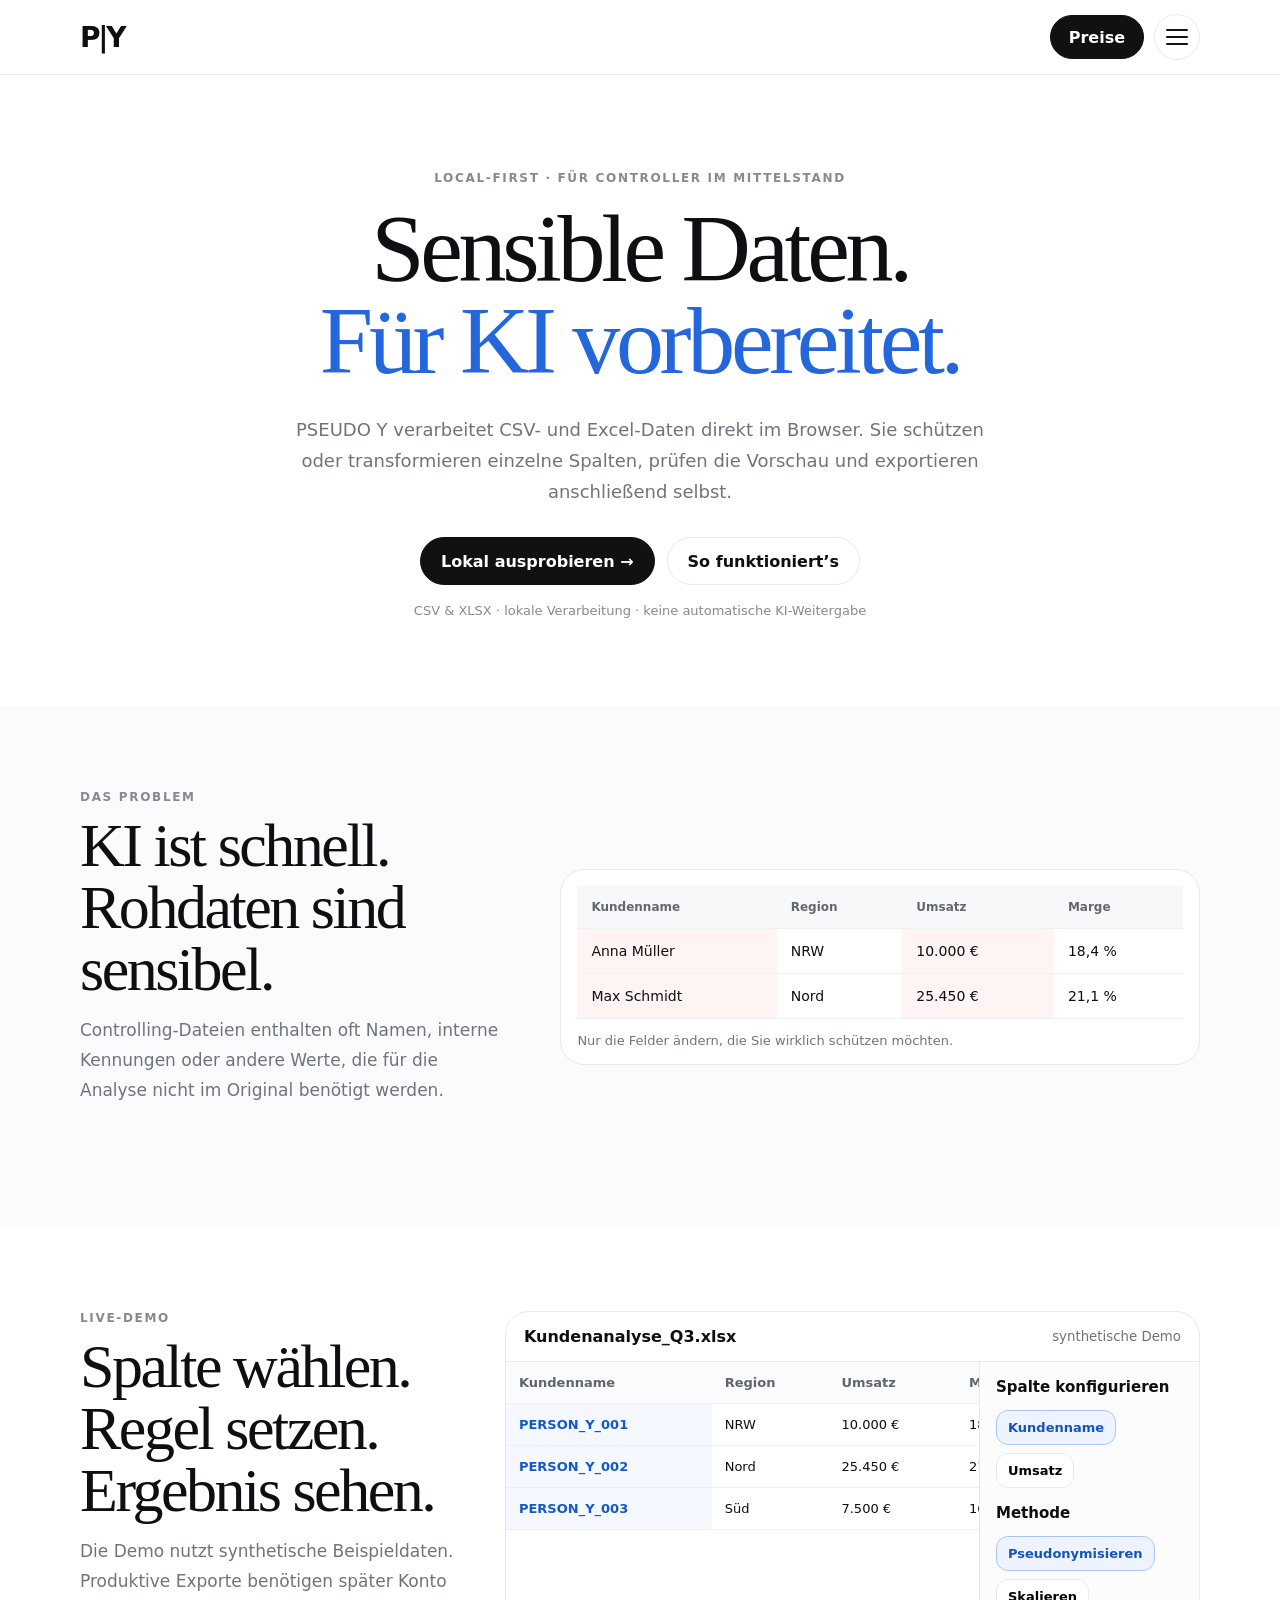
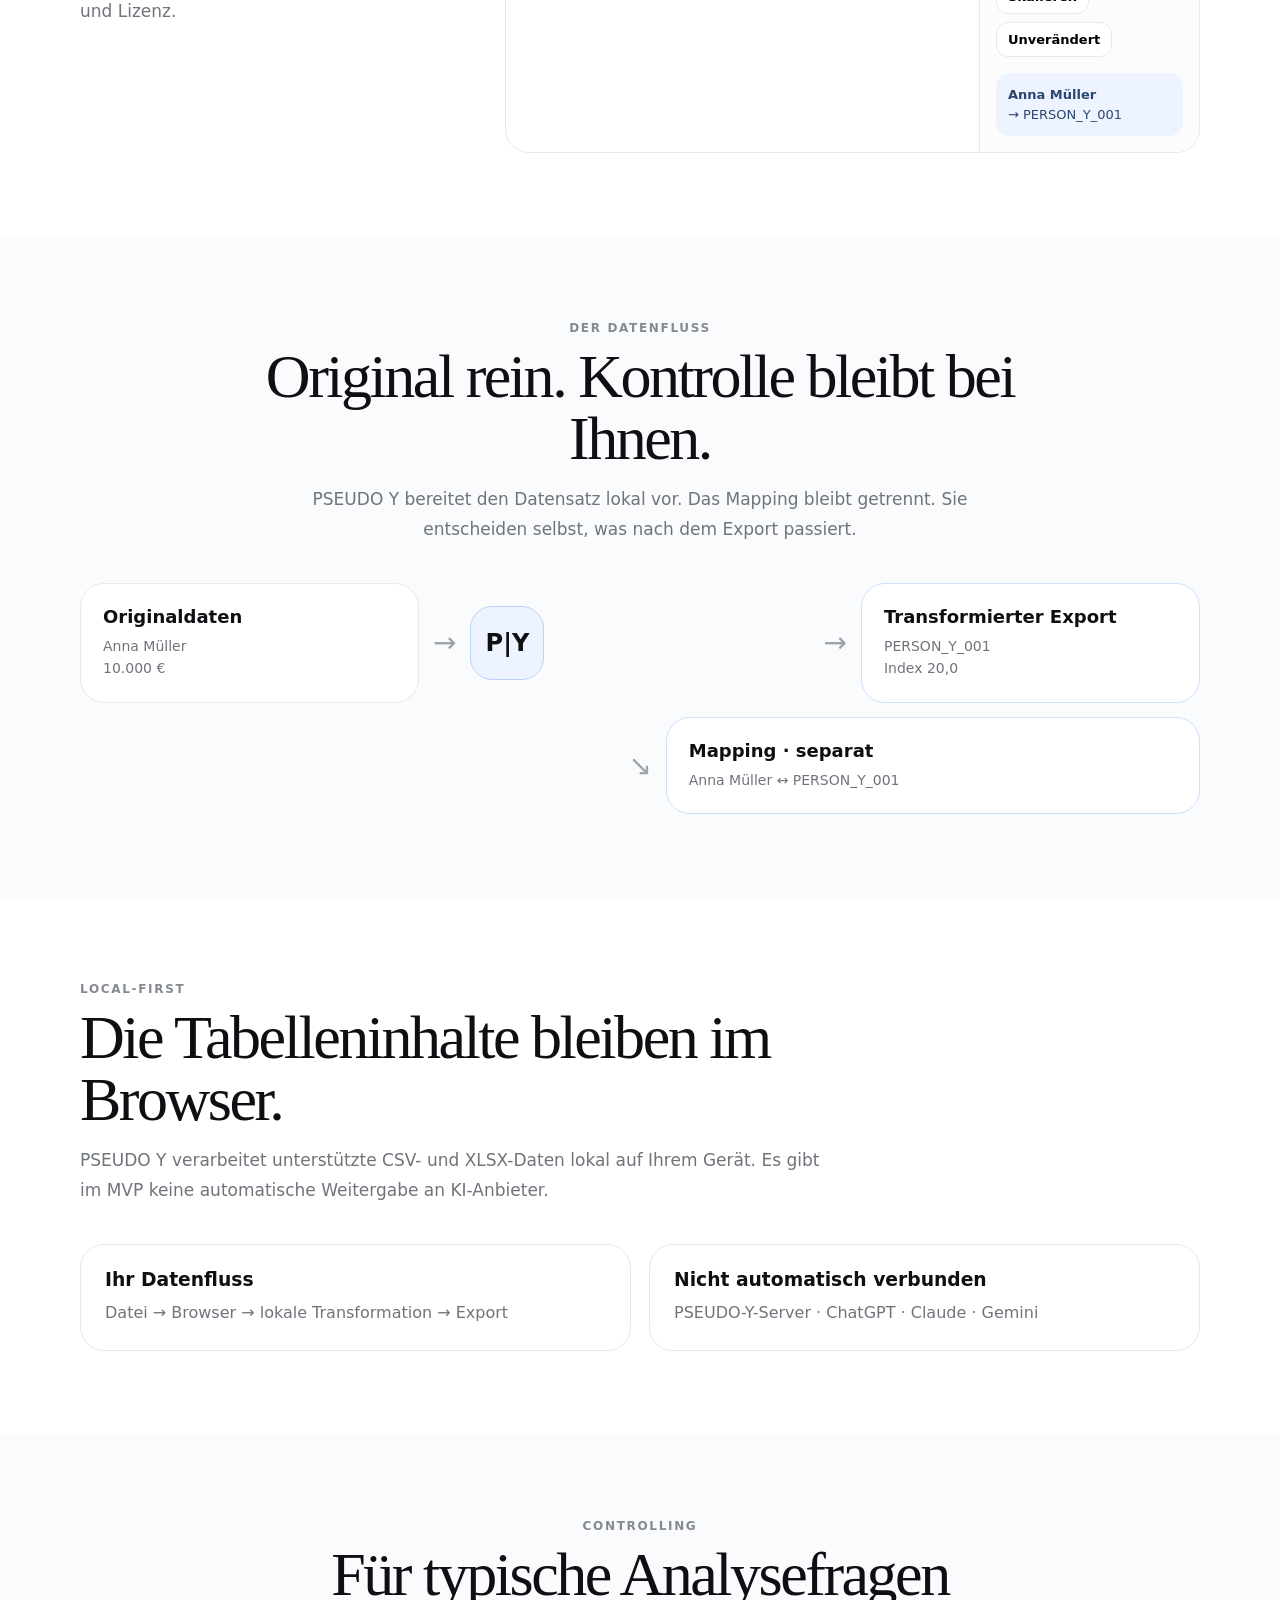
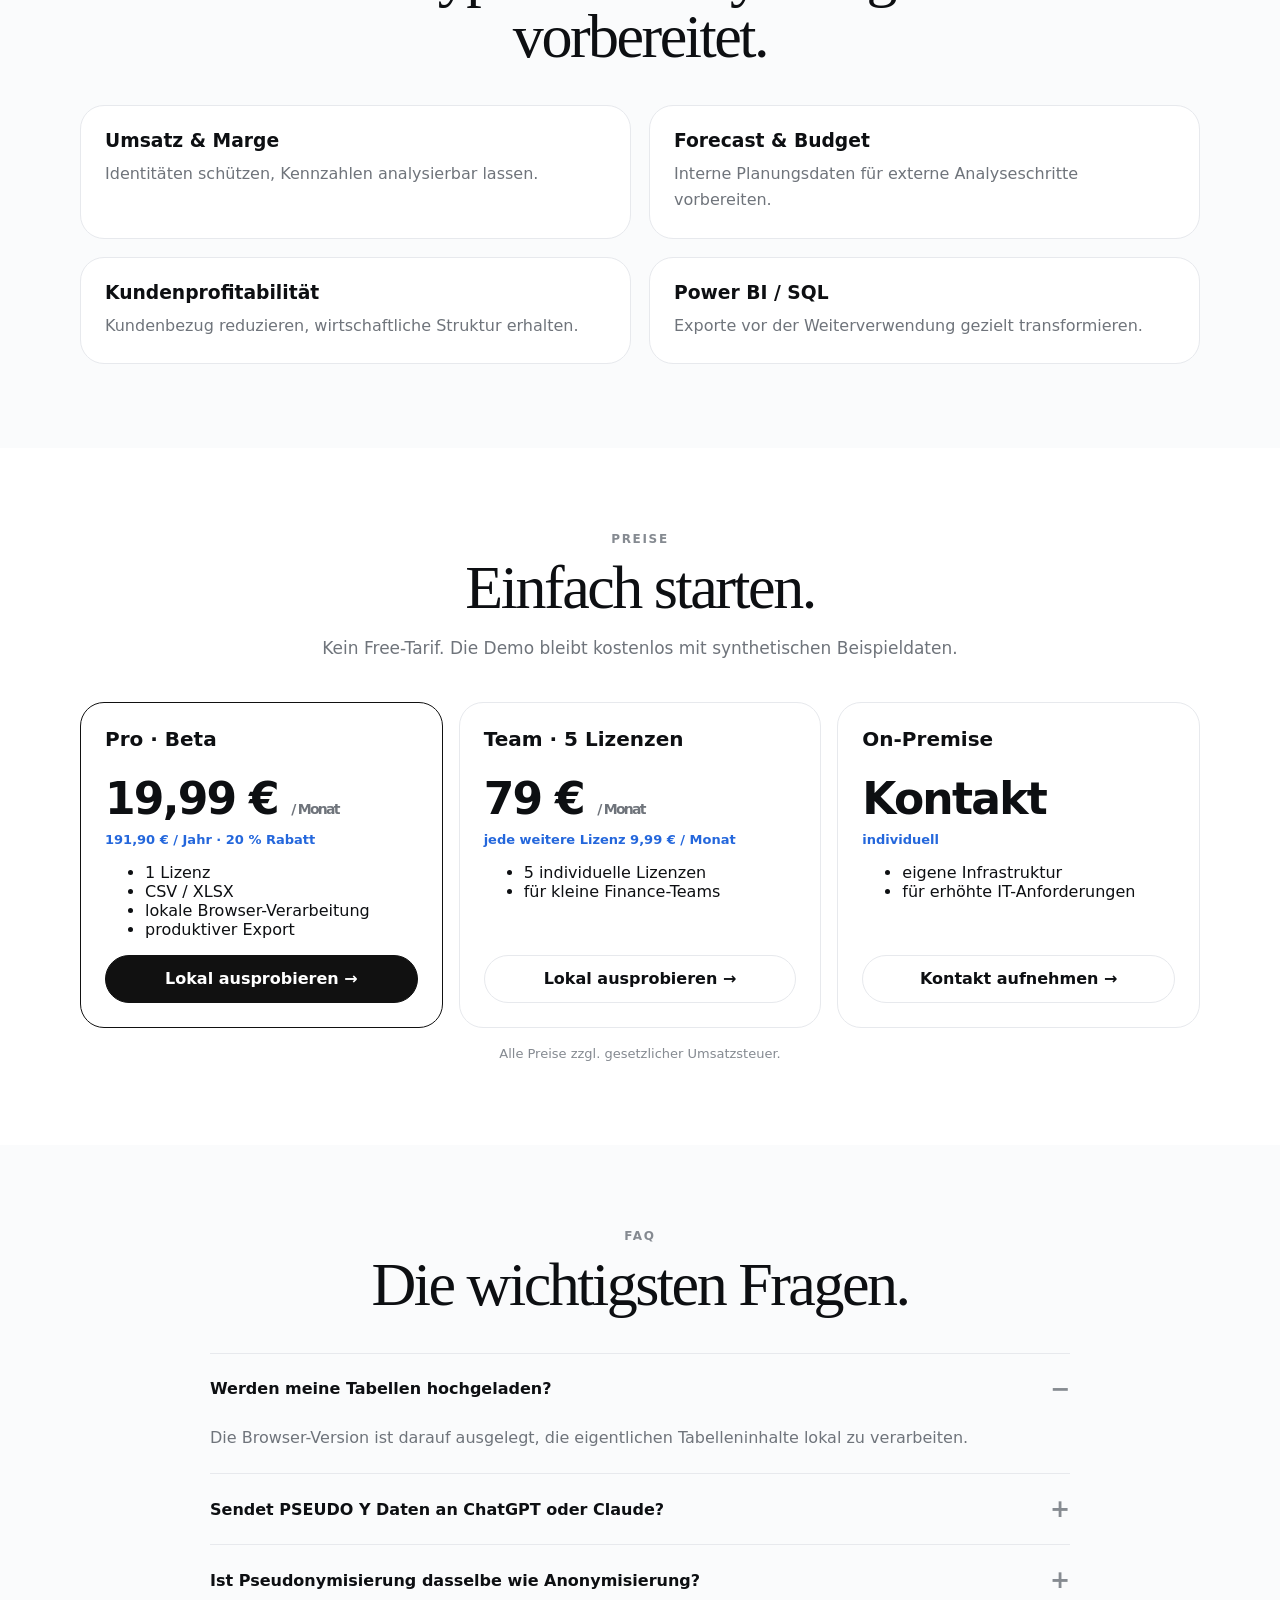
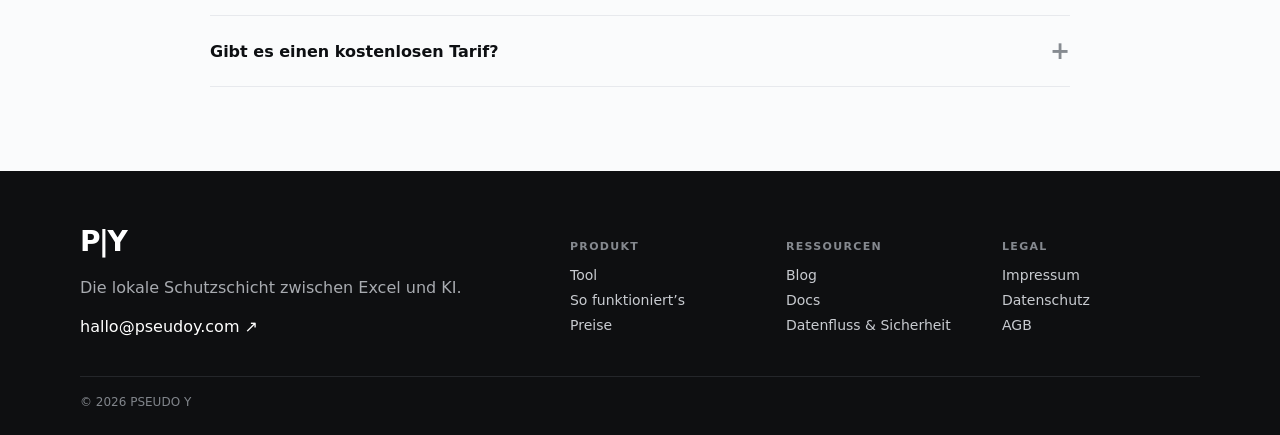
<file: index.html>
<!doctype html>
<html lang="de">
<head>
  <meta charset="utf-8">
  <meta name="viewport" content="width=device-width, initial-scale=1">
  <meta name="description" content="PSEUDO Y bereitet CSV- und Excel-Daten lokal im Browser für kontrollierte Weiterverwendung vor.">
  <meta name="theme-color" content="#ffffff">
  <title>PSEUDO Y – Die lokale Schutzschicht zwischen Excel und KI</title>
  <link rel="stylesheet" href="css/mvp.css?v=1">
</head>
<body>
<a class="skip" href="#main">Zum Inhalt springen</a>

<header class="header">
  <div class="wrap nav">
    <a class="brand" href="#top" aria-label="PSEUDO Y Startseite">P|Y</a>
    <div class="nav-actions">
      <a class="btn small primary" href="#preise">Preise</a>
      <button class="menu-btn" id="menuBtn" type="button" aria-label="Menü öffnen" aria-expanded="false"><span class="menu-icon"></span></button>
    </div>
    <nav class="menu" id="menu" aria-label="Hauptnavigation">
      <a href="#demo">Tool</a><a href="#prozess">So funktioniert’s</a><a href="#usecases">Use Cases</a><a href="#preise">Preise</a><a href="#faq">FAQ</a><a href="security.html">Datenfluss & Sicherheit</a><a href="blog.html">Blog</a><a href="docs.html">Docs</a>
    </nav>
  </div>
</header>

<main id="main">
  <section class="hero" id="top">
    <div class="wrap">
      <div class="eyebrow">Local-first · für Controller im Mittelstand</div>
      <h1>Sensible Daten.<span>Für KI vorbereitet.</span></h1>
      <p>PSEUDO Y verarbeitet CSV- und Excel-Daten direkt im Browser. Sie schützen oder transformieren einzelne Spalten, prüfen die Vorschau und exportieren anschließend selbst.</p>
      <div class="hero-actions"><a class="btn primary" href="#demo">Lokal ausprobieren →</a><a class="btn" href="#prozess">So funktioniert’s</a></div>
      <div class="trust">CSV & XLSX · lokale Verarbeitung · keine automatische KI-Weitergabe</div>
    </div>
  </section>

  <section class="section alt" id="problem">
    <div class="wrap problem-grid">
      <div class="section-head">
        <div class="eyebrow">Das Problem</div>
        <h2>KI ist schnell. Rohdaten sind sensibel.</h2>
        <p class="lead">Controlling-Dateien enthalten oft Namen, interne Kennungen oder andere Werte, die für die Analyse nicht im Original benötigt werden.</p>
      </div>
      <div class="table-card">
        <table class="mini-table">
          <thead><tr><th>Kundenname</th><th>Region</th><th>Umsatz</th><th>Marge</th></tr></thead>
          <tbody><tr><td class="mark">Anna Müller</td><td>NRW</td><td class="mark">10.000 €</td><td>18,4 %</td></tr><tr><td class="mark">Max Schmidt</td><td>Nord</td><td class="mark">25.450 €</td><td>21,1 %</td></tr></tbody>
        </table>
        <div class="note">Nur die Felder ändern, die Sie wirklich schützen möchten.</div>
      </div>
    </div>
  </section>

  <section class="section" id="demo">
    <div class="wrap demo-grid">
      <div class="section-head">
        <div class="eyebrow">Live-Demo</div>
        <h2>Spalte wählen. Regel setzen. Ergebnis sehen.</h2>
        <p class="lead">Die Demo nutzt synthetische Beispieldaten. Produktive Exporte benötigen später Konto und Lizenz.</p>
      </div>
      <div class="demo-card">
        <div class="demo-top"><strong>Kundenanalyse_Q3.xlsx</strong><small>synthetische Demo</small></div>
        <div class="demo-body">
          <div class="demo-table-wrap"><table class="demo-table"><thead><tr><th>Kundenname</th><th>Region</th><th>Umsatz</th><th>Marge</th></tr></thead><tbody id="demoBody"></tbody></table></div>
          <aside class="demo-panel">
            <h3>Spalte konfigurieren</h3>
            <div class="choice-row"><button class="choice active" data-column="name">Kundenname</button><button class="choice" data-column="revenue">Umsatz</button></div>
            <h3>Methode</h3>
            <div class="choice-row"><button class="choice active" data-method="pseudo">Pseudonymisieren</button><button class="choice" data-method="scale">Skalieren</button><button class="choice" data-method="keep">Unverändert</button></div>
            <div class="preview" id="preview"></div>
          </aside>
        </div>
      </div>
    </div>
  </section>

  <section class="section alt" id="prozess">
    <div class="wrap">
      <div class="section-head center"><div class="eyebrow">Der Datenfluss</div><h2>Original rein. Kontrolle bleibt bei Ihnen.</h2><p class="lead">PSEUDO Y bereitet den Datensatz lokal vor. Das Mapping bleibt getrennt. Sie entscheiden selbst, was nach dem Export passiert.</p></div>
      <div class="flow">
        <article class="flow-card"><h3>Originaldaten</h3><p>Anna Müller<br>10.000 €</p></article>
        <div class="flow-arrow">→</div>
        <div class="flow-node">P|Y</div>
        <div class="flow-arrow">→</div>
        <article class="flow-card mapping"><h3>Transformierter Export</h3><p>PERSON_Y_001<br>Index 20,0</p></article>
      </div>
      <div class="flow" style="margin-top:14px;grid-template-columns:1fr auto 1fr">
        <div></div><div class="flow-arrow">↘</div><article class="flow-card mapping"><h3>Mapping · separat</h3><p>Anna Müller ↔ PERSON_Y_001</p></article>
      </div>
    </div>
  </section>

  <section class="section" id="local-first">
    <div class="wrap">
      <div class="section-head"><div class="eyebrow">Local-first</div><h2>Die Tabelleninhalte bleiben im Browser.</h2><p class="lead">PSEUDO Y verarbeitet unterstützte CSV- und XLSX-Daten lokal auf Ihrem Gerät. Es gibt im MVP keine automatische Weitergabe an KI-Anbieter.</p></div>
      <div class="local-grid"><article class="local-card"><h3>Ihr Datenfluss</h3><p>Datei → Browser → lokale Transformation → Export</p></article><article class="local-card"><h3>Nicht automatisch verbunden</h3><p>PSEUDO-Y-Server · ChatGPT · Claude · Gemini</p></article></div>
    </div>
  </section>

  <section class="section alt" id="usecases">
    <div class="wrap"><div class="section-head center"><div class="eyebrow">Controlling</div><h2>Für typische Analysefragen vorbereitet.</h2></div><div class="local-grid"><article class="local-card"><h3>Umsatz & Marge</h3><p>Identitäten schützen, Kennzahlen analysierbar lassen.</p></article><article class="local-card"><h3>Forecast & Budget</h3><p>Interne Planungsdaten für externe Analyseschritte vorbereiten.</p></article><article class="local-card"><h3>Kundenprofitabilität</h3><p>Kundenbezug reduzieren, wirtschaftliche Struktur erhalten.</p></article><article class="local-card"><h3>Power BI / SQL</h3><p>Exporte vor der Weiterverwendung gezielt transformieren.</p></article></div></div>
  </section>

  <section class="section" id="preise">
    <div class="wrap"><div class="section-head center"><div class="eyebrow">Preise</div><h2>Einfach starten.</h2><p class="lead">Kein Free-Tarif. Die Demo bleibt kostenlos mit synthetischen Beispieldaten.</p></div>
      <div class="pricing">
        <article class="price-card featured"><h3>Pro · Beta</h3><div class="price">19,99 € <small>/ Monat</small></div><div class="price-note">191,90 € / Jahr · 20 % Rabatt</div><ul><li>1 Lizenz</li><li>CSV / XLSX</li><li>lokale Browser-Verarbeitung</li><li>produktiver Export</li></ul><a class="btn primary" href="#demo">Lokal ausprobieren →</a></article>
        <article class="price-card"><h3>Team · 5 Lizenzen</h3><div class="price">79 € <small>/ Monat</small></div><div class="price-note">jede weitere Lizenz 9,99 € / Monat</div><ul><li>5 individuelle Lizenzen</li><li>für kleine Finance-Teams</li></ul><a class="btn" href="#demo">Lokal ausprobieren →</a></article>
        <article class="price-card"><h3>On-Premise</h3><div class="price">Kontakt</div><div class="price-note">individuell</div><ul><li>eigene Infrastruktur</li><li>für erhöhte IT-Anforderungen</li></ul><a class="btn" href="mailto:hallo@pseudoy.com">Kontakt aufnehmen →</a></article>
      </div>
      <div class="trust" style="text-align:center">Alle Preise zzgl. gesetzlicher Umsatzsteuer.</div>
    </div>
  </section>

  <section class="section alt" id="faq"><div class="wrap faq"><div class="section-head center"><div class="eyebrow">FAQ</div><h2>Die wichtigsten Fragen.</h2></div>
    <details open><summary>Werden meine Tabellen hochgeladen?</summary><div class="answer">Die Browser-Version ist darauf ausgelegt, die eigentlichen Tabelleninhalte lokal zu verarbeiten.</div></details>
    <details><summary>Sendet PSEUDO Y Daten an ChatGPT oder Claude?</summary><div class="answer">Nein. Im MVP gibt es keine automatische Weitergabe an KI-Anbieter.</div></details>
    <details><summary>Ist Pseudonymisierung dasselbe wie Anonymisierung?</summary><div class="answer">Nein. Pseudonymisierte Daten können weiterhin personenbezogene Daten sein.</div></details>
    <details><summary>Gibt es einen kostenlosen Tarif?</summary><div class="answer">Nein. Es gibt eine kostenlose Demo mit synthetischen Beispieldaten.</div></details>
  </div></section>
</main>

<footer class="footer"><div class="wrap"><div class="footer-grid"><div><div class="footer-brand">P|Y</div><p>Die lokale Schutzschicht zwischen Excel und KI.</p><a href="mailto:hallo@pseudoy.com">hallo@pseudoy.com ↗</a></div><div class="footer-links"><div><h4>Produkt</h4><a href="#demo">Tool</a><a href="#prozess">So funktioniert’s</a><a href="#preise">Preise</a></div><div><h4>Ressourcen</h4><a href="blog.html">Blog</a><a href="docs.html">Docs</a><a href="security.html">Datenfluss & Sicherheit</a></div><div><h4>Legal</h4><a href="#">Impressum</a><a href="#">Datenschutz</a><a href="#">AGB</a></div></div></div><div class="footer-bottom">© 2026 PSEUDO Y</div></div></footer>

<script src="js/mvp.js?v=1" defer></script>
</body>
</html>
</file>
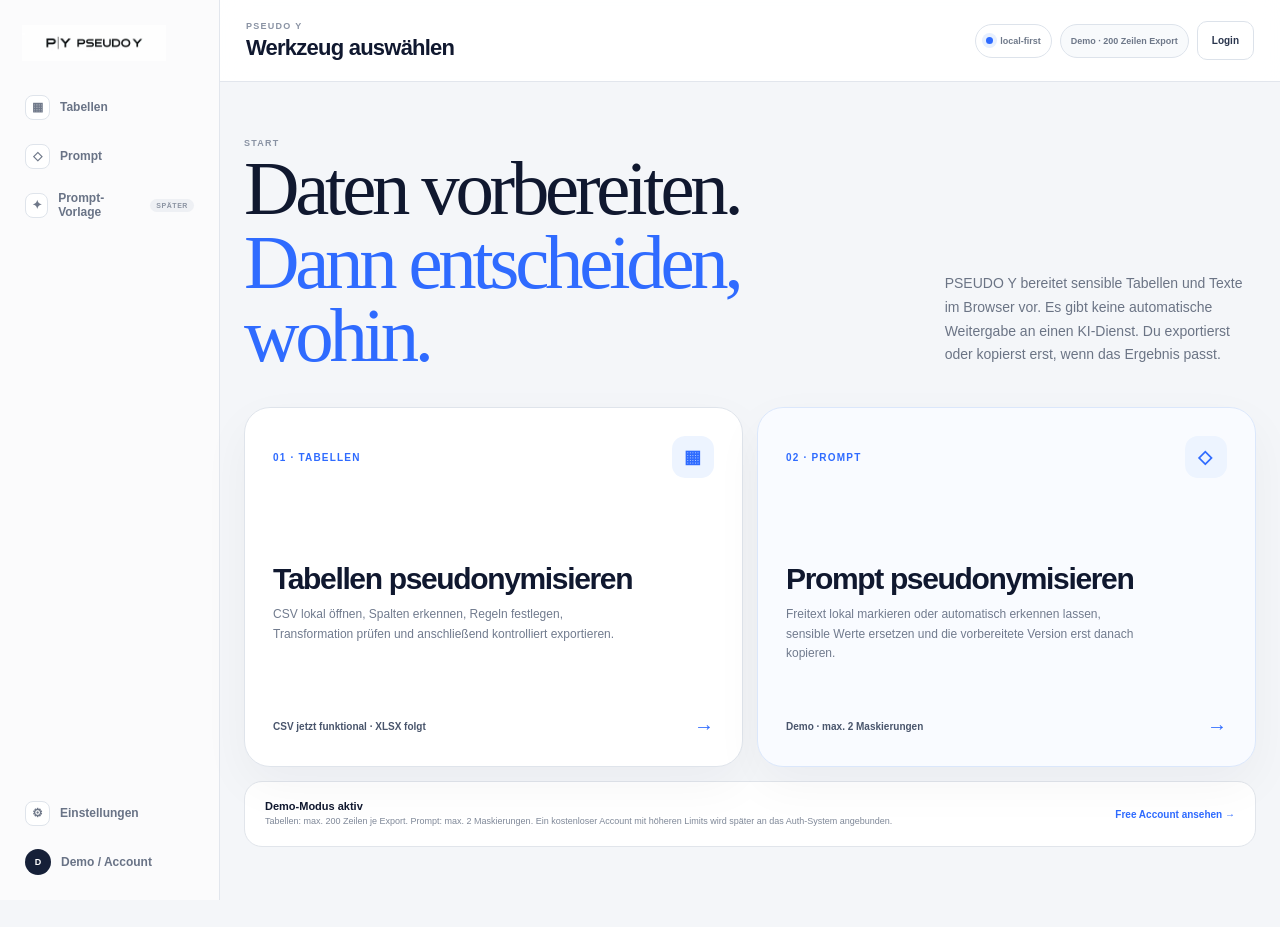
<file: app.html>
<!doctype html>
<html lang="de">
<head>
  <meta charset="utf-8">
  <meta name="viewport" content="width=device-width,initial-scale=1,viewport-fit=cover">
  <meta name="theme-color" content="#F4F6F9">
  <meta name="description" content="PSEUDO Y App – Tabellen und Prompts lokal vorbereiten.">
  <title>PSEUDO Y · App</title>
  <link rel="stylesheet" href="css/app-v2.css?v=1">
</head>
<body>
  <div class="app-shell">
    <aside class="app-sidebar" aria-label="PSEUDO Y Navigation">
      <a class="app-brand" href="preview-scrollcraft.html" aria-label="PSEUDO Y Startseite"><img src="assets/logo/pseudo-y-wordmark.webp" alt="PSEUDO Y"></a>
      <nav class="app-nav" aria-label="Werkzeuge">
        <a class="app-nav-item" href="tabellen.html"><span class="nav-icon" aria-hidden="true">▦</span><span>Tabellen</span></a>
        <a class="app-nav-item" href="prompt.html"><span class="nav-icon" aria-hidden="true">◇</span><span>Prompt</span></a>
        <a class="app-nav-item" href="#" aria-disabled="true"><span class="nav-icon" aria-hidden="true">✦</span><span>Prompt-Vorlage</span><span class="nav-beta">später</span></a>
      </nav>
      <div class="app-sidebar-bottom">
        <a class="app-nav-item" href="#"><span class="nav-icon" aria-hidden="true">⚙</span><span>Einstellungen</span></a>
        <a class="app-nav-item" href="login.html"><span class="nav-avatar" aria-hidden="true">D</span><span>Demo / Account</span></a>
      </div>
    </aside>

    <main class="app-main">
      <header class="app-topbar">
        <div><div class="app-kicker">PSEUDO Y</div><h1>Werkzeug auswählen</h1></div>
        <div class="topbar-actions">
          <span class="local-pill"><span class="local-dot"></span> local-first</span>
          <span class="plan-pill">Demo · 200 Zeilen Export</span>
          <a class="ghost-btn" href="login.html" style="display:grid;place-items:center;text-decoration:none">Login</a>
        </div>
      </header>

      <section class="dashboard">
        <div class="dashboard-hero">
          <div><div class="app-kicker">Start</div><h2>Daten vorbereiten.<br><em>Dann entscheiden, wohin.</em></h2></div>
          <p>PSEUDO Y bereitet sensible Tabellen und Texte im Browser vor. Es gibt keine automatische Weitergabe an einen KI-Dienst. Du exportierst oder kopierst erst, wenn das Ergebnis passt.</p>
        </div>

        <div class="tool-grid">
          <a class="tool-card" href="tabellen.html">
            <div class="tool-index"><span>01 · TABELLEN</span><span aria-hidden="true">▦</span></div>
            <h3>Tabellen pseudonymisieren</h3>
            <p>CSV lokal öffnen, Spalten erkennen, Regeln festlegen, Transformation prüfen und anschließend kontrolliert exportieren.</p>
            <div class="tool-card-footer"><span>CSV jetzt funktional · XLSX folgt</span><b aria-hidden="true">→</b></div>
          </a>

          <a class="tool-card tool-card--prompt" href="prompt.html">
            <div class="tool-index"><span>02 · PROMPT</span><span aria-hidden="true">◇</span></div>
            <h3>Prompt pseudonymisieren</h3>
            <p>Freitext lokal markieren oder automatisch erkennen lassen, sensible Werte ersetzen und die vorbereitete Version erst danach kopieren.</p>
            <div class="tool-card-footer"><span>Demo · max. 2 Maskierungen</span><b aria-hidden="true">→</b></div>
          </a>
        </div>

        <div class="dashboard-note">
          <div><strong>Demo-Modus aktiv</strong><span>Tabellen: max. 200 Zeilen je Export. Prompt: max. 2 Maskierungen. Ein kostenloser Account mit höheren Limits wird später an das Auth-System angebunden.</span></div>
          <a href="signup.html">Free Account ansehen →</a>
        </div>
      </section>
    </main>
  </div>
</body>
</html>
</file>
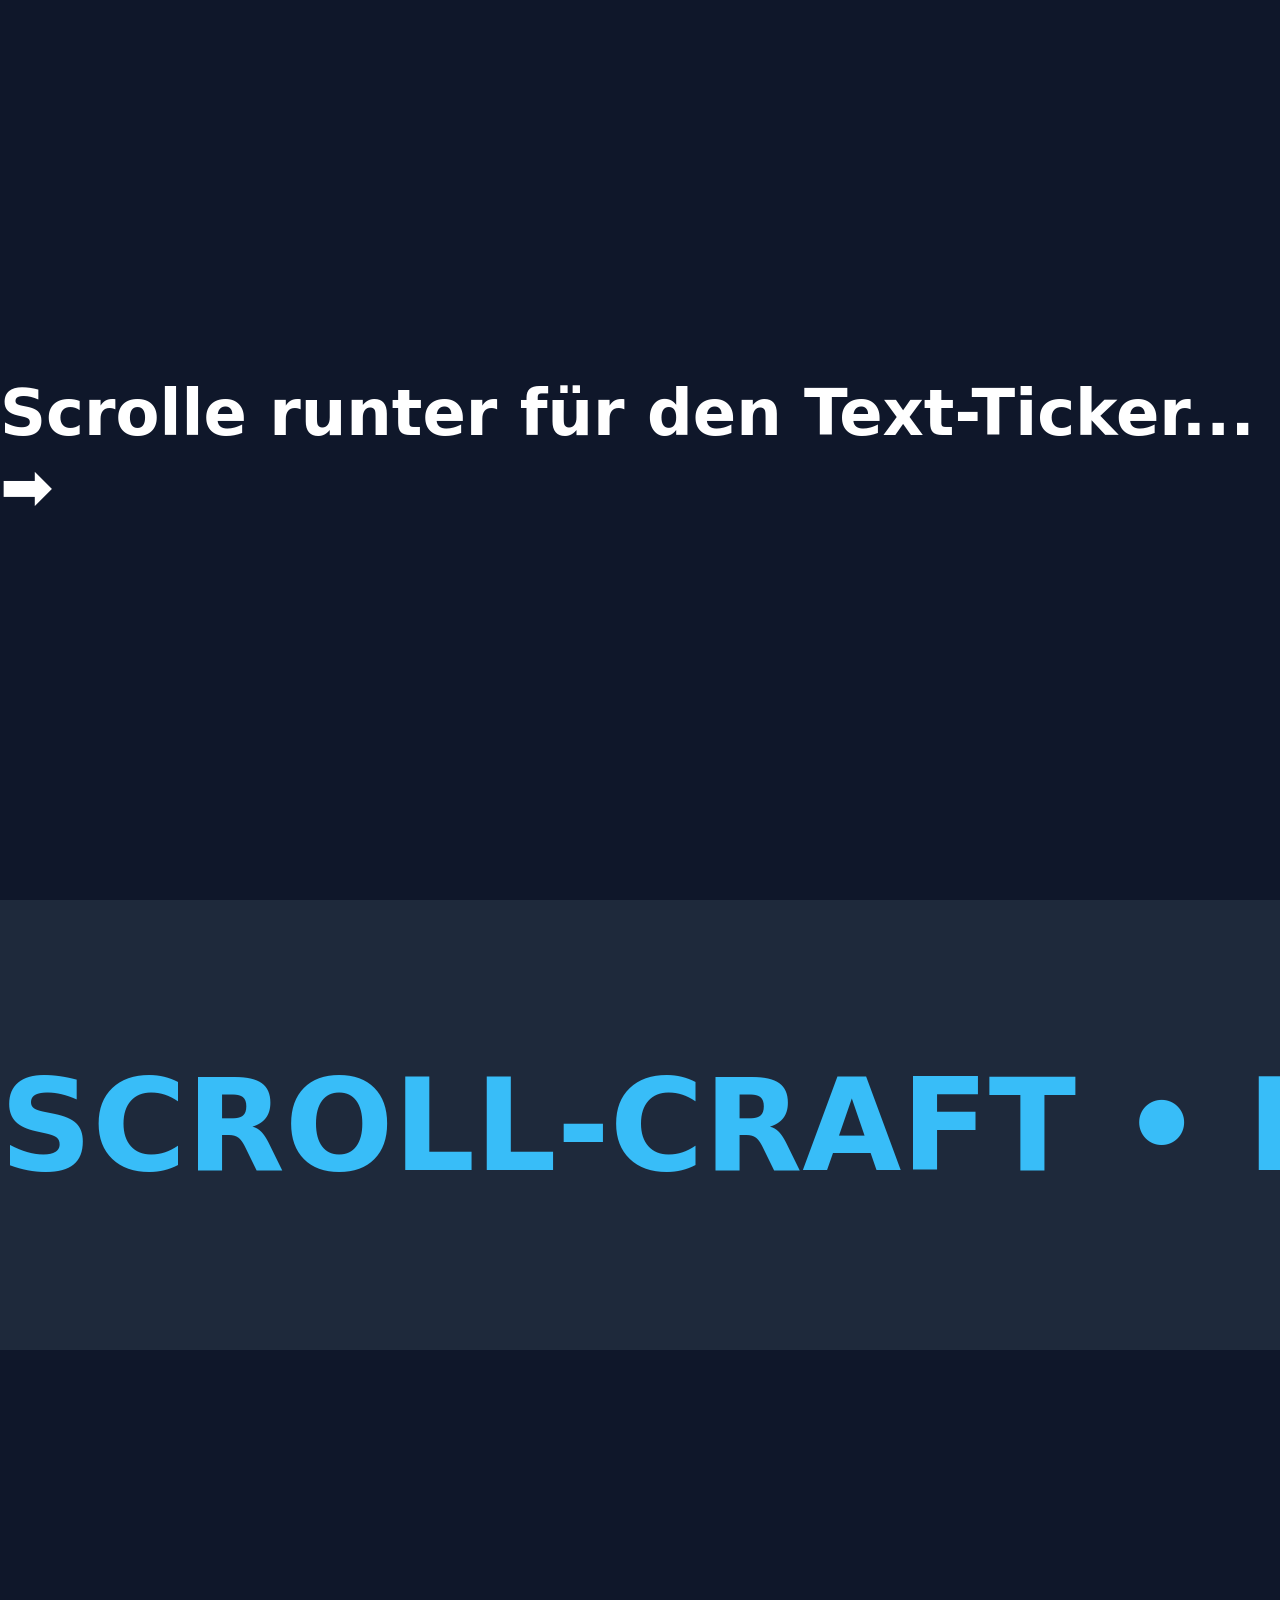
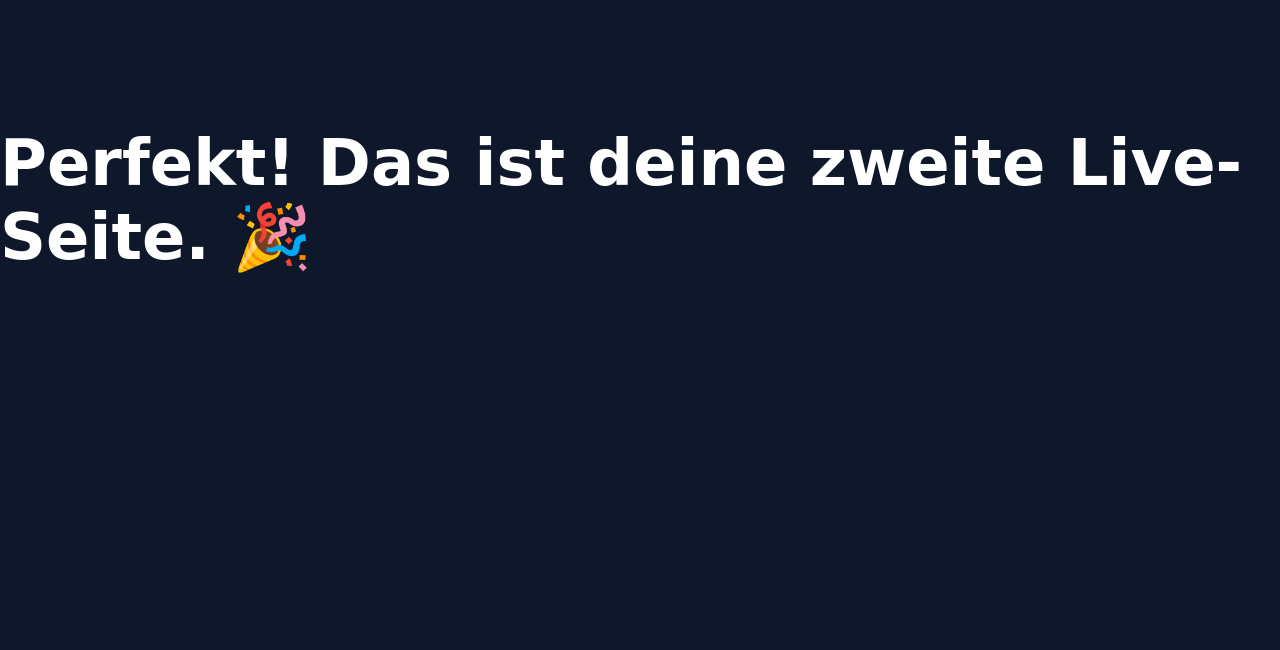
<file: beispiel2.html>
<!DOCTYPE html>
<html lang="de">
<head>
    <meta charset="UTF-8">
    <meta name="viewport" content="width=device-width, initial-scale=1.0">
    <title>Scroll-Craft: Horizontaler Text</title>
    <style>
        body {
            margin: 0;
            background-color: #0f172a;
            color: #ffffff;
            font-family: system-ui, sans-serif;
        }
        .spacer {
            height: 100vh;
            display: flex;
            justify-content: center;
            align-items: center;
            font-size: 2rem;
            background: #0f172a;
        }
        /* Container für den vorbeiziehenden Text */
        .marquee-container {
            height: 50vh;
            background: #1e293b;
            display: flex;
            align-items: center;
            overflow: hidden;
            white-space: nowrap;
            border-y: 4px solid #38bdf8;
        }
        .marquee-text {
            font-size: 8rem;
            font-weight: 900;
            text-transform: uppercase;
            color: #38bdf8;
            
            /* Verbindung zum Scrollbalken */
            animation: von-links-nach-rechts linear both;
            animation-timeline: scroll(root);
        }
        @keyframes von-links-nach-rechts {
            from {
                transform: translateX(-50%);
            }
            to {
                transform: translateX(10%);
            }
        }
    </style>
</head>
<body>

    <div class="spacer">
        <h1>Scrolle runter für den Text-Ticker... ➡️</h1>
    </div>

    <div class="marquee-container">
        <div class="marquee-text">SCROLL-CRAFT • KI-DESIGN • WEBDESIGN • SCROLL-CRAFT • KI-DESIGN</div>
    </div>

    <div class="spacer">
        <h1>Perfekt! Das ist deine zweite Live-Seite. 🎉</h1>
    </div>

</body>
</html>
</file>
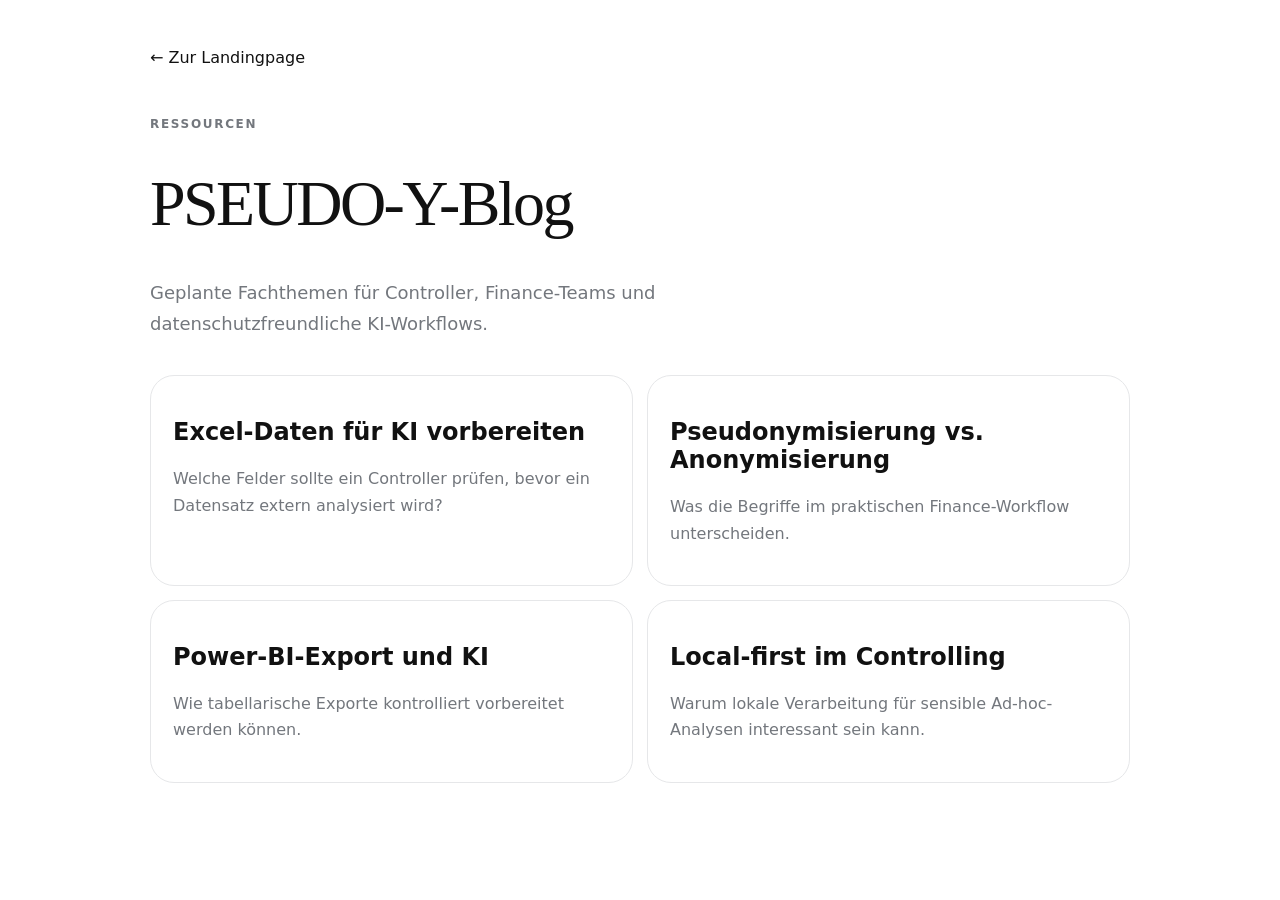
<file: blog.html>
<!doctype html><html lang="de"><head><meta charset="utf-8"><meta name="viewport" content="width=device-width,initial-scale=1"><title>Blog – PSEUDO Y</title><link rel="stylesheet" href="css/tokens.css"><link rel="stylesheet" href="css/base.css"><style>body{padding:48px 0}.page{max-width:980px;margin:auto}.page h1{font:400 64px/.95 var(--serif);letter-spacing:-.04em}.grid{display:grid;grid-template-columns:repeat(2,1fr);gap:14px}.card{background:white;border:1px solid var(--line);border-radius:24px;padding:22px}.card p{color:var(--muted);line-height:1.65}@media(max-width:700px){.grid{grid-template-columns:1fr}}</style></head><body><main class="wrap page"><a href="index.html">← Zur Landingpage</a><div class="eyebrow" style="margin-top:50px">Ressourcen</div><h1>PSEUDO-Y-Blog</h1><p class="section-lede">Geplante Fachthemen für Controller, Finance-Teams und datenschutzfreundliche KI-Workflows.</p><div class="grid" style="margin-top:36px"><article class="card"><h2>Excel-Daten für KI vorbereiten</h2><p>Welche Felder sollte ein Controller prüfen, bevor ein Datensatz extern analysiert wird?</p></article><article class="card"><h2>Pseudonymisierung vs. Anonymisierung</h2><p>Was die Begriffe im praktischen Finance-Workflow unterscheiden.</p></article><article class="card"><h2>Power-BI-Export und KI</h2><p>Wie tabellarische Exporte kontrolliert vorbereitet werden können.</p></article><article class="card"><h2>Local-first im Controlling</h2><p>Warum lokale Verarbeitung für sensible Ad-hoc-Analysen interessant sein kann.</p></article></div></main></body></html>
</file>
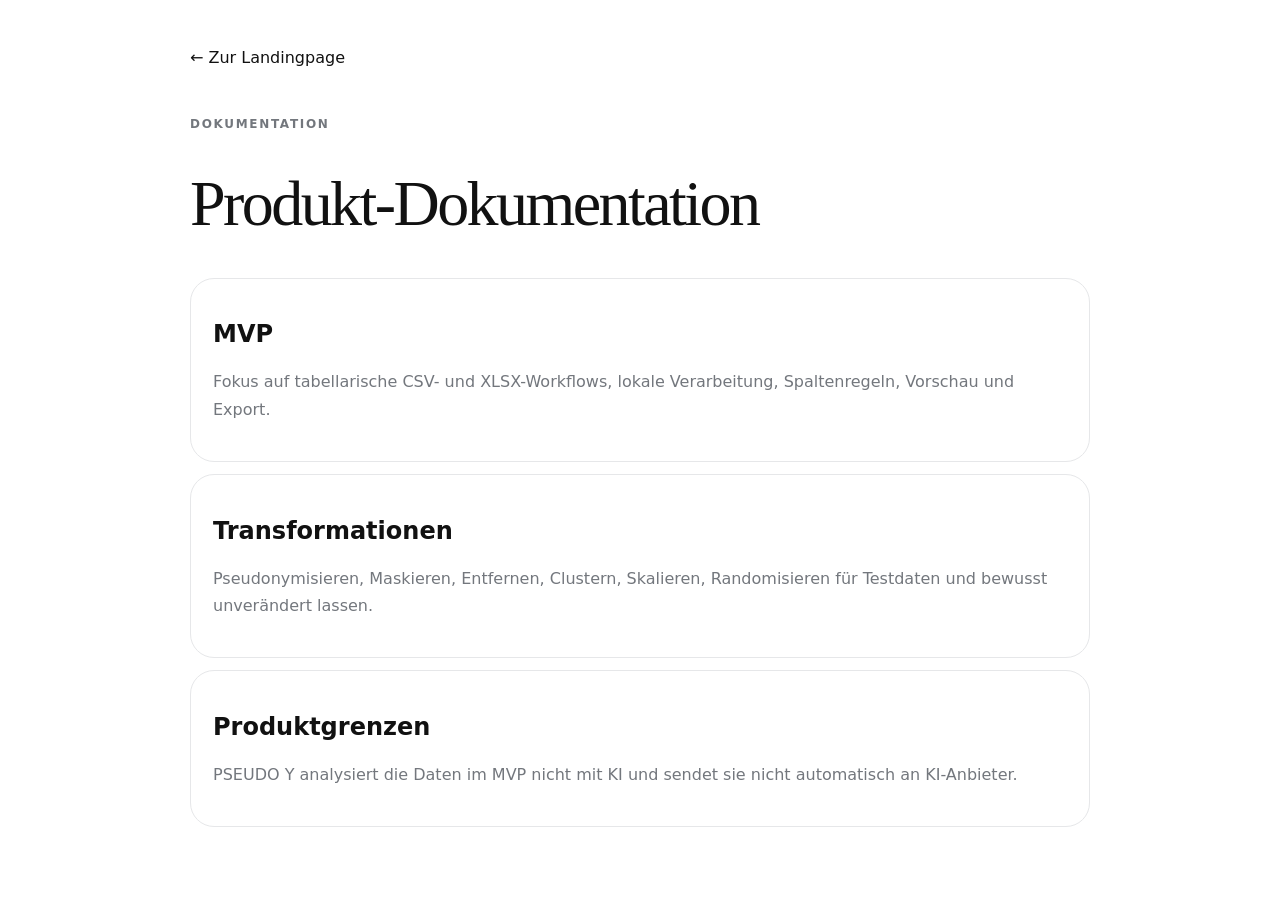
<file: docs.html>
<!doctype html><html lang="de"><head><meta charset="utf-8"><meta name="viewport" content="width=device-width,initial-scale=1"><title>Docs – PSEUDO Y</title><link rel="stylesheet" href="css/tokens.css"><link rel="stylesheet" href="css/base.css"><style>body{padding:48px 0}.doc{max-width:900px;margin:auto}.doc h1{font:400 64px/.95 var(--serif);letter-spacing:-.04em}.box{background:white;border:1px solid var(--line);border-radius:24px;padding:22px;margin:12px 0}.box p{color:var(--muted);line-height:1.7}</style></head><body><main class="wrap doc"><a href="index.html">← Zur Landingpage</a><div class="eyebrow" style="margin-top:50px">Dokumentation</div><h1>Produkt-Dokumentation</h1><div class="box"><h2>MVP</h2><p>Fokus auf tabellarische CSV- und XLSX-Workflows, lokale Verarbeitung, Spaltenregeln, Vorschau und Export.</p></div><div class="box"><h2>Transformationen</h2><p>Pseudonymisieren, Maskieren, Entfernen, Clustern, Skalieren, Randomisieren für Testdaten und bewusst unverändert lassen.</p></div><div class="box"><h2>Produktgrenzen</h2><p>PSEUDO Y analysiert die Daten im MVP nicht mit KI und sendet sie nicht automatisch an KI-Anbieter.</p></div></main></body></html>
</file>
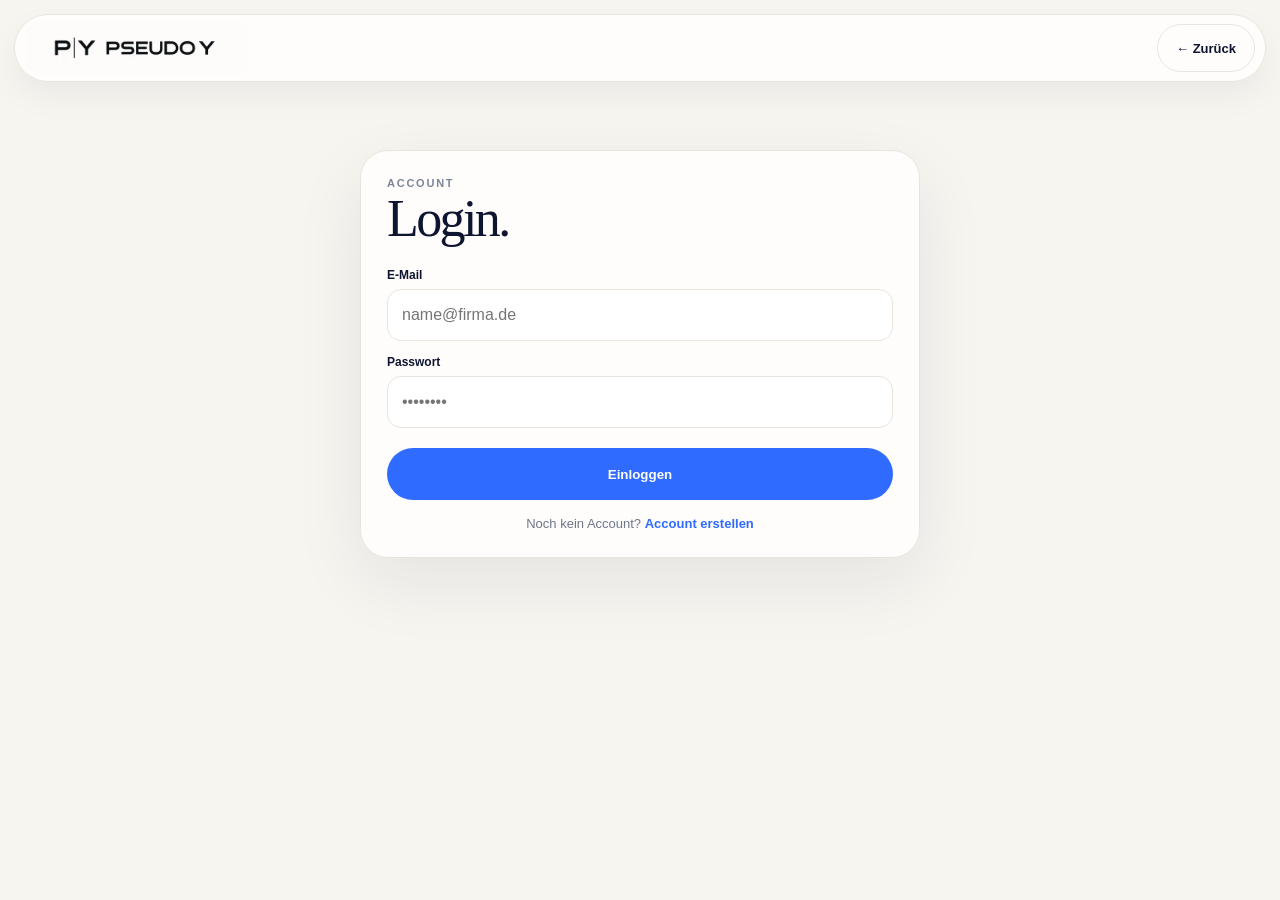
<file: login.html>
<!doctype html><html lang="de"><head><meta charset="utf-8"><meta name="viewport" content="width=device-width,initial-scale=1,viewport-fit=cover"><meta name="theme-color" content="#F7F5F0"><title>Login · PSEUDO Y</title><link rel="stylesheet" href="css/page-shell.css?v=1"></head><body><header class="page-header"><div class="page-header-inner"><a class="page-brand" href="preview-scrollcraft.html"><img src="assets/logo/pseudo-y-wordmark.webp" alt="PSEUDO Y"></a><a class="page-back" href="preview-scrollcraft.html">← Zurück</a></div></header><main class="auth-shell"><section class="auth-card"><div class="eyebrow">Account</div><h1>Login.</h1><div class="field"><label for="email">E-Mail</label><input id="email" type="email" autocomplete="email" placeholder="name@firma.de"></div><div class="field"><label for="password">Passwort</label><input id="password" type="password" autocomplete="current-password" placeholder="••••••••"></div><div class="auth-actions"><button class="primary-btn" type="button">Einloggen</button></div><div class="auth-switch">Noch kein Account? <a href="signup.html">Account erstellen</a></div></section></main></body></html>
</file>
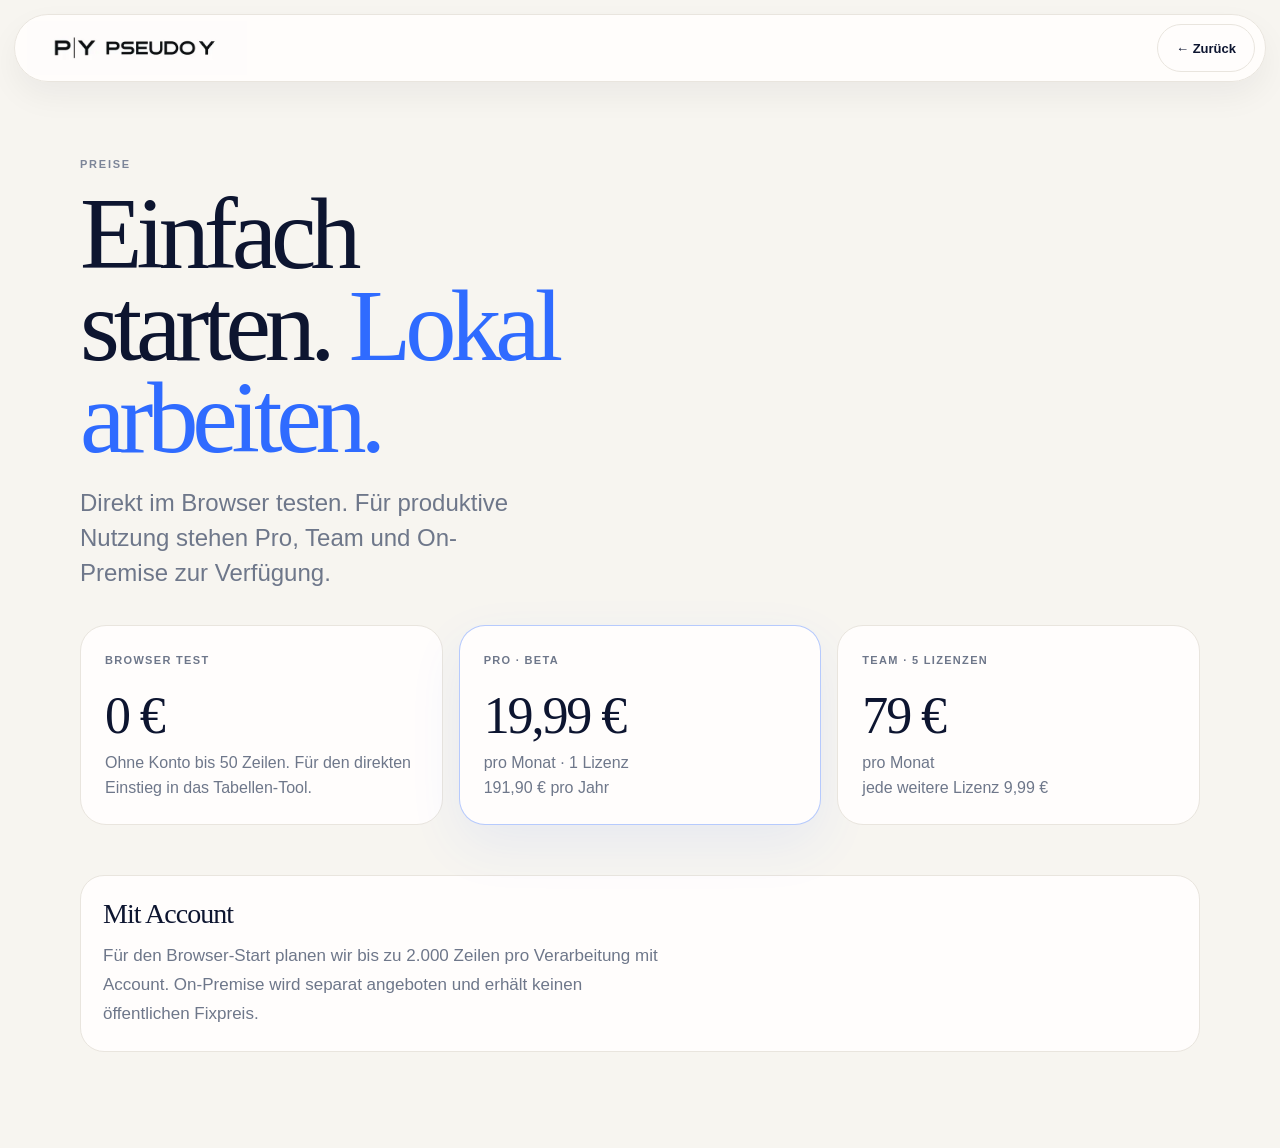
<file: preise.html>
<!doctype html><html lang="de"><head><meta charset="utf-8"><meta name="viewport" content="width=device-width,initial-scale=1,viewport-fit=cover"><meta name="theme-color" content="#F7F5F0"><title>Preise · PSEUDO Y</title><link rel="stylesheet" href="css/page-shell.css?v=1"></head><body><header class="page-header"><div class="page-header-inner"><a class="page-brand" href="preview-scrollcraft.html"><img src="assets/logo/pseudo-y-wordmark.webp" alt="PSEUDO Y"></a><a class="page-back" href="preview-scrollcraft.html">← Zurück</a></div></header><main class="page-main"><section class="page-hero"><div class="eyebrow">Preise</div><h1>Einfach starten. <span class="blue">Lokal arbeiten.</span></h1><p>Direkt im Browser testen. Für produktive Nutzung stehen Pro, Team und On-Premise zur Verfügung.</p></section><section class="price-grid"><article class="price-card"><small>Browser Test</small><strong>0 €</strong><p>Ohne Konto bis 50 Zeilen. Für den direkten Einstieg in das Tabellen-Tool.</p></article><article class="price-card featured"><small>Pro · Beta</small><strong>19,99 €</strong><p>pro Monat · 1 Lizenz<br>191,90 € pro Jahr</p></article><article class="price-card"><small>Team · 5 Lizenzen</small><strong>79 €</strong><p>pro Monat<br>jede weitere Lizenz 9,99 €</p></article></section><section class="content-block"><div class="card"><h3>Mit Account</h3><p>Für den Browser-Start planen wir bis zu 2.000 Zeilen pro Verarbeitung mit Account. On-Premise wird separat angeboten und erhält keinen öffentlichen Fixpreis.</p></div></section></main></body></html>
</file>
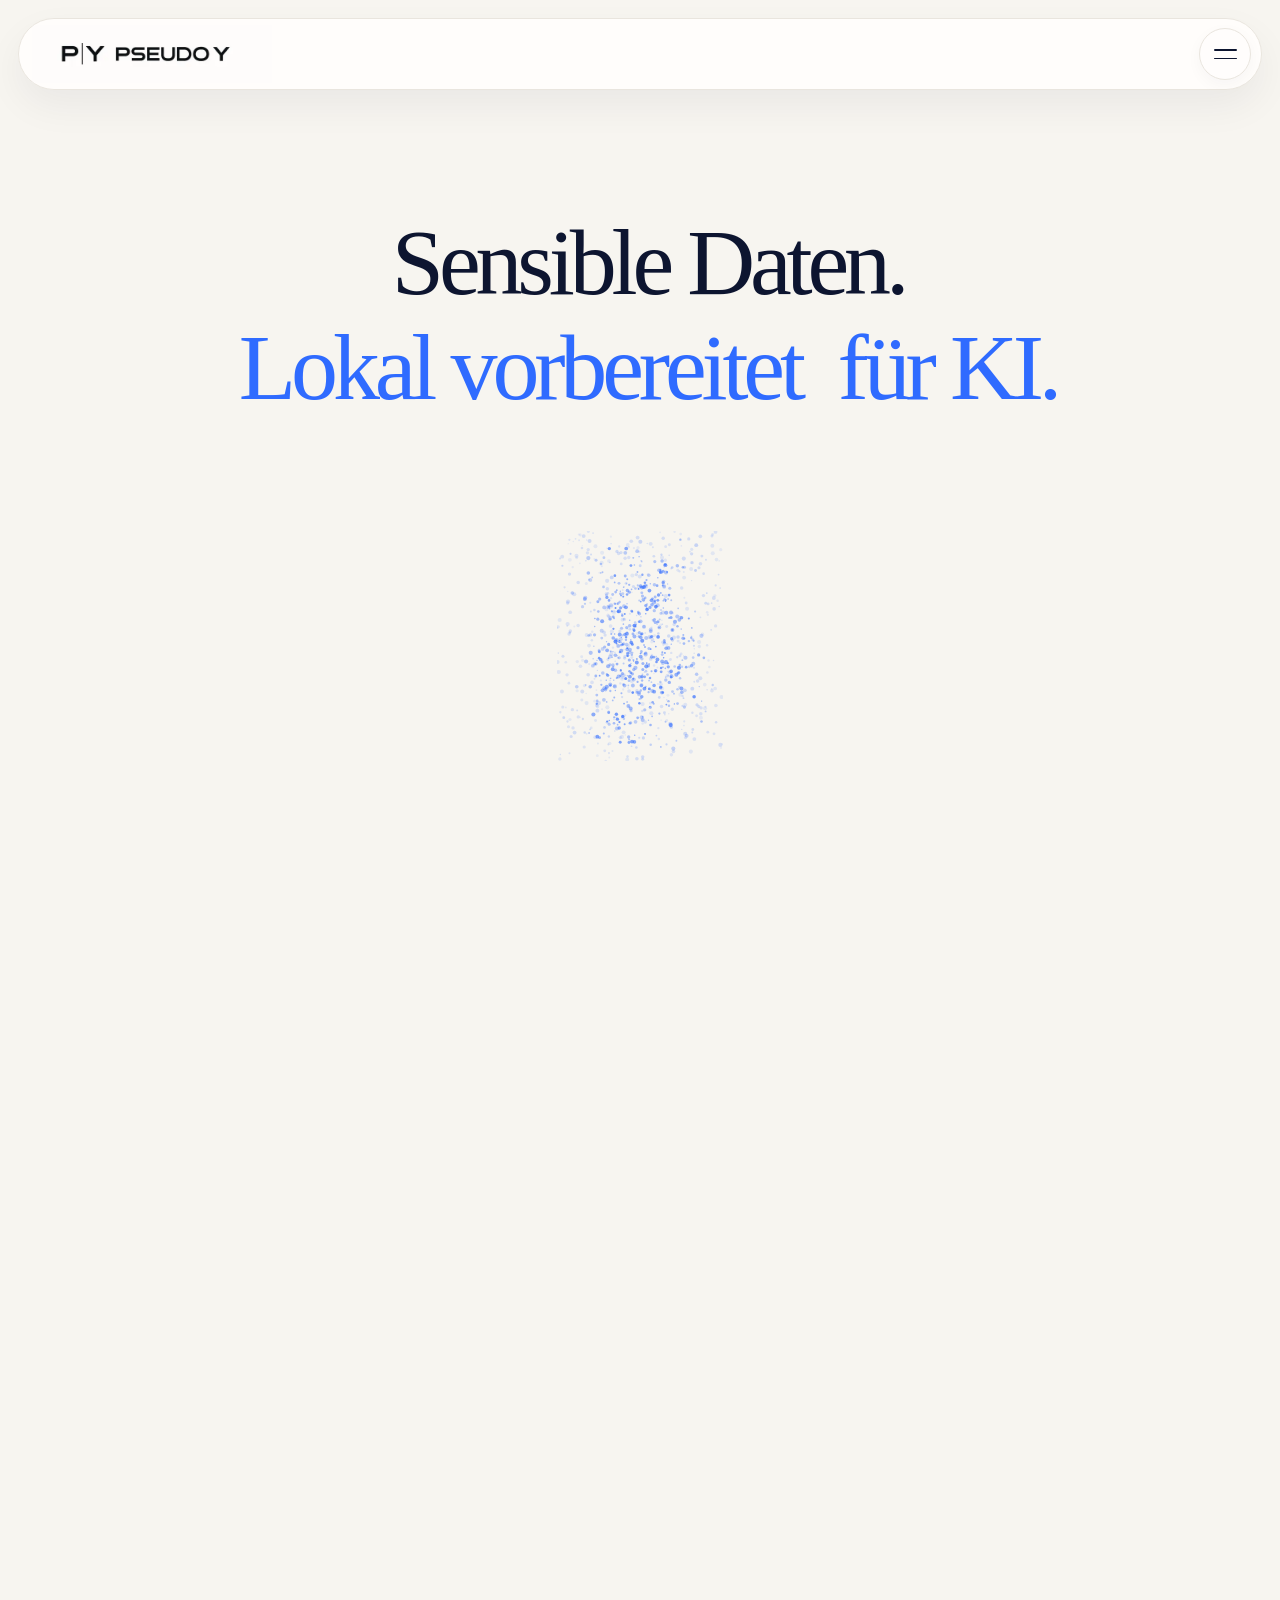
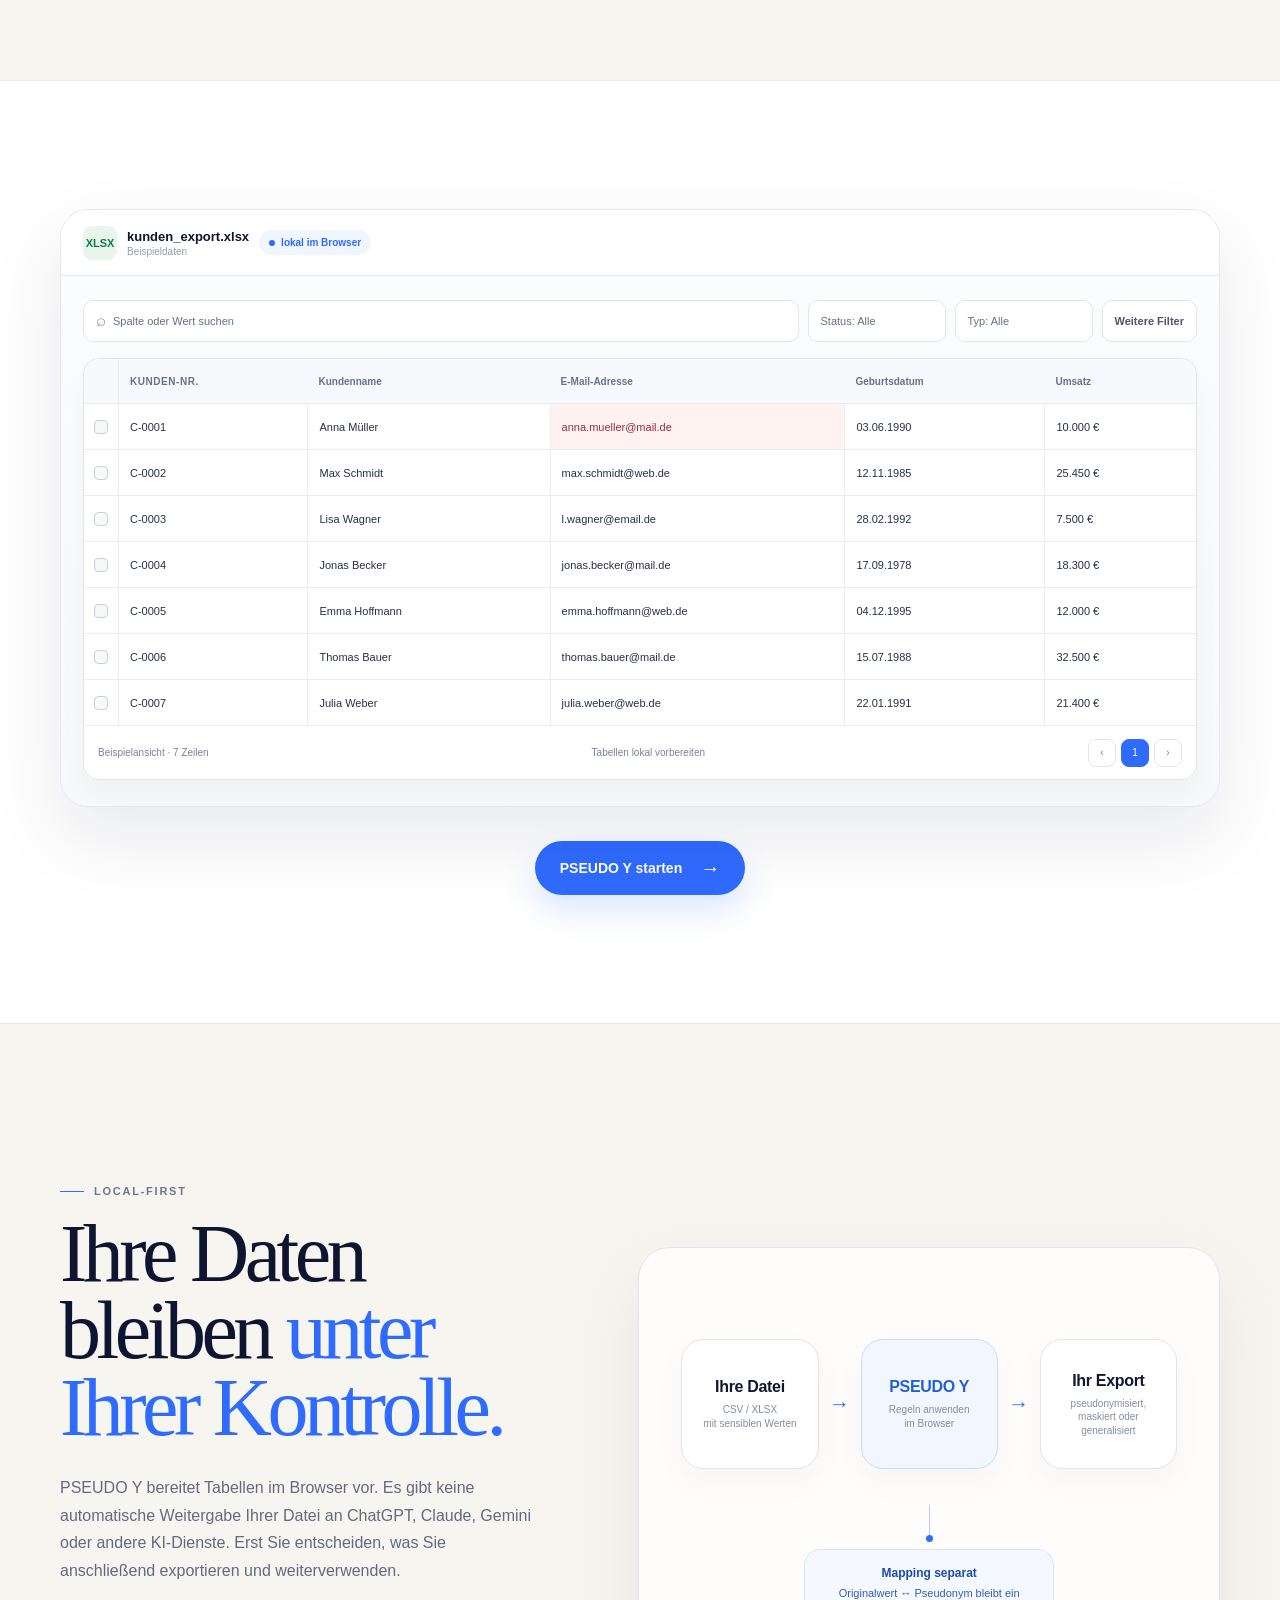
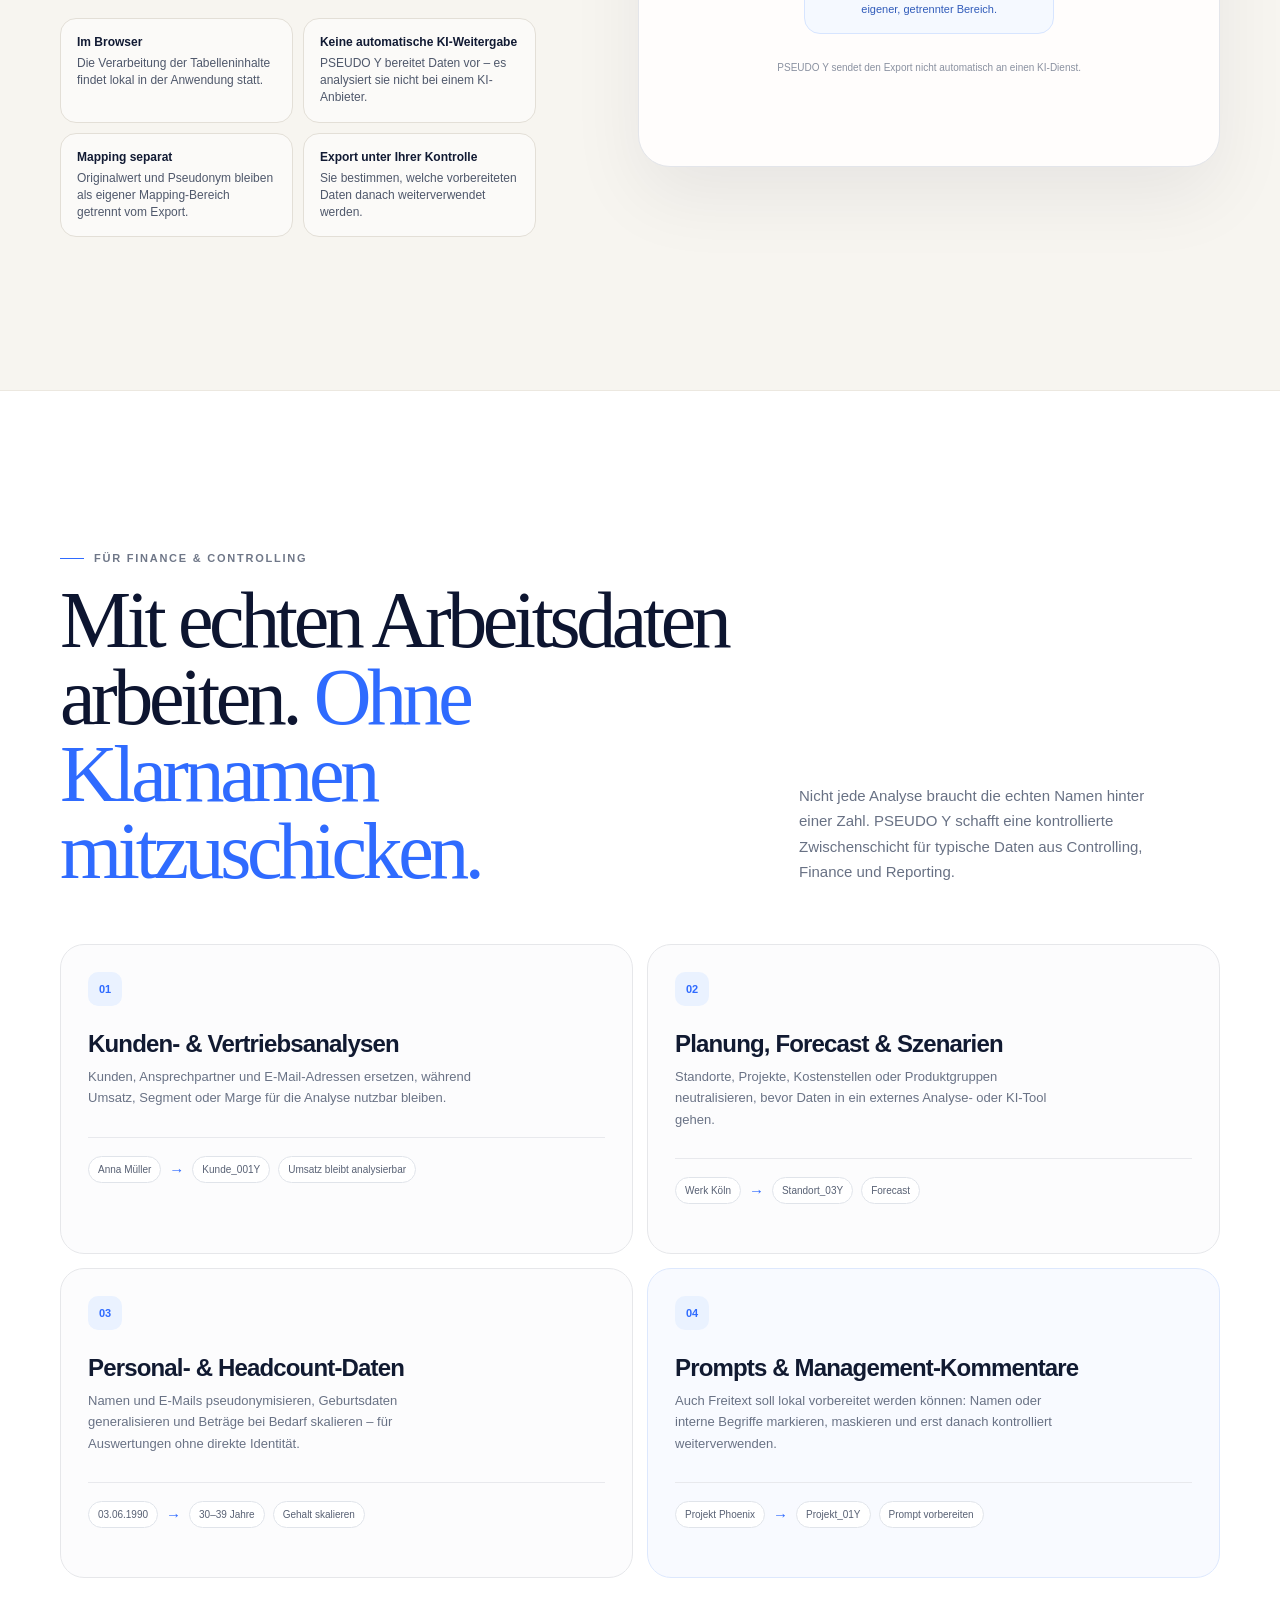
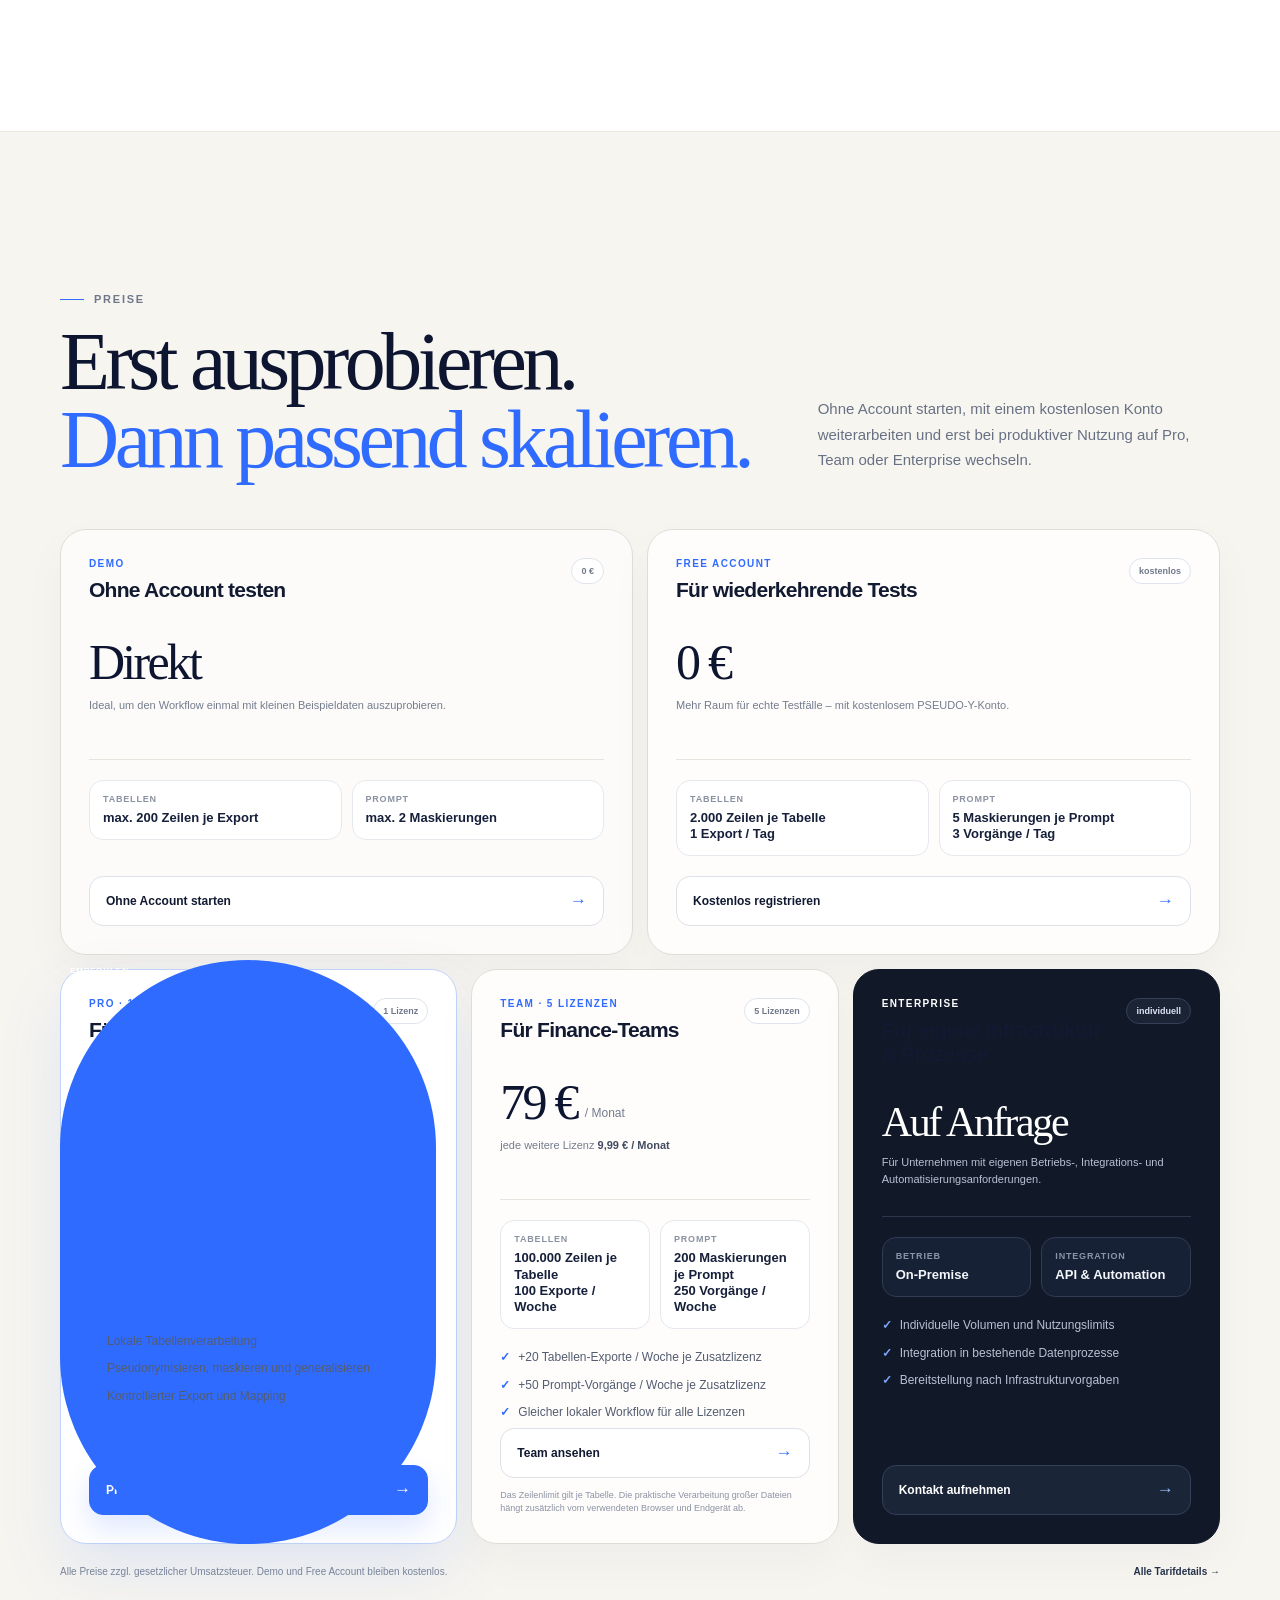
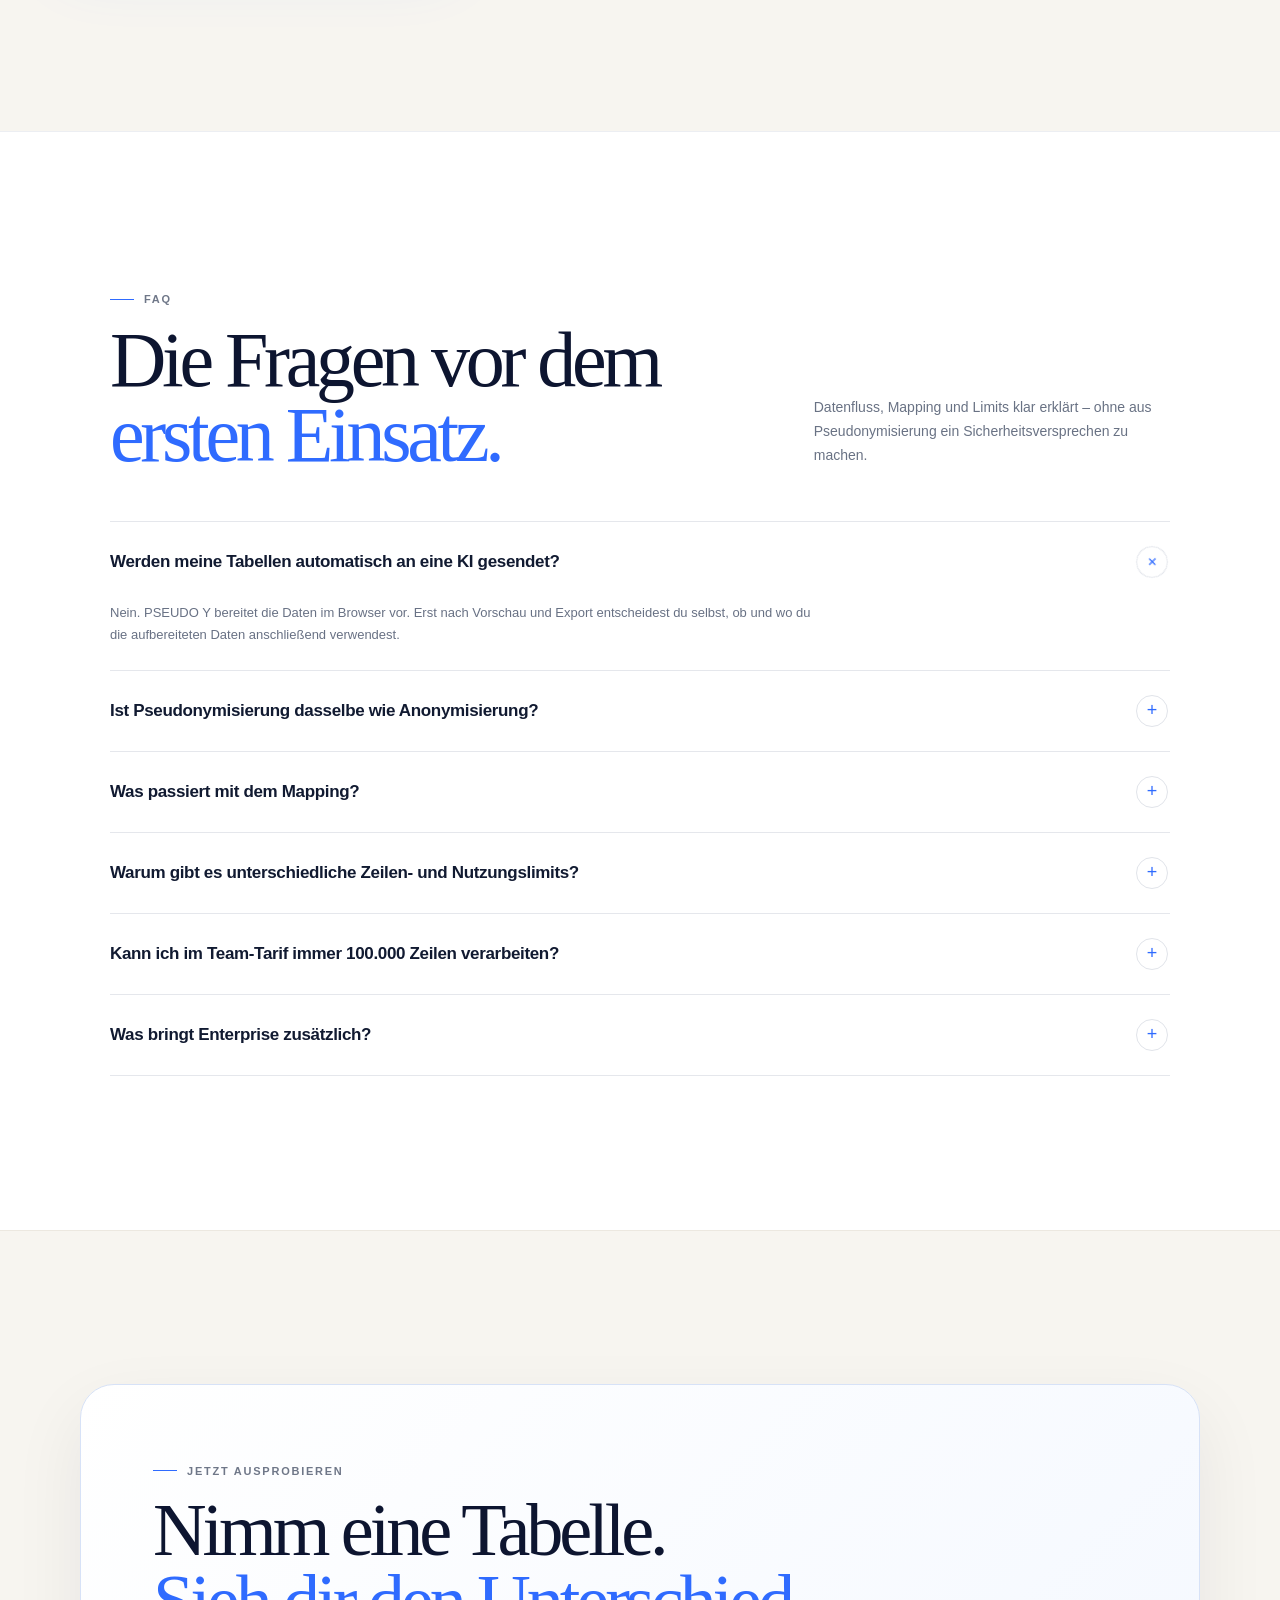
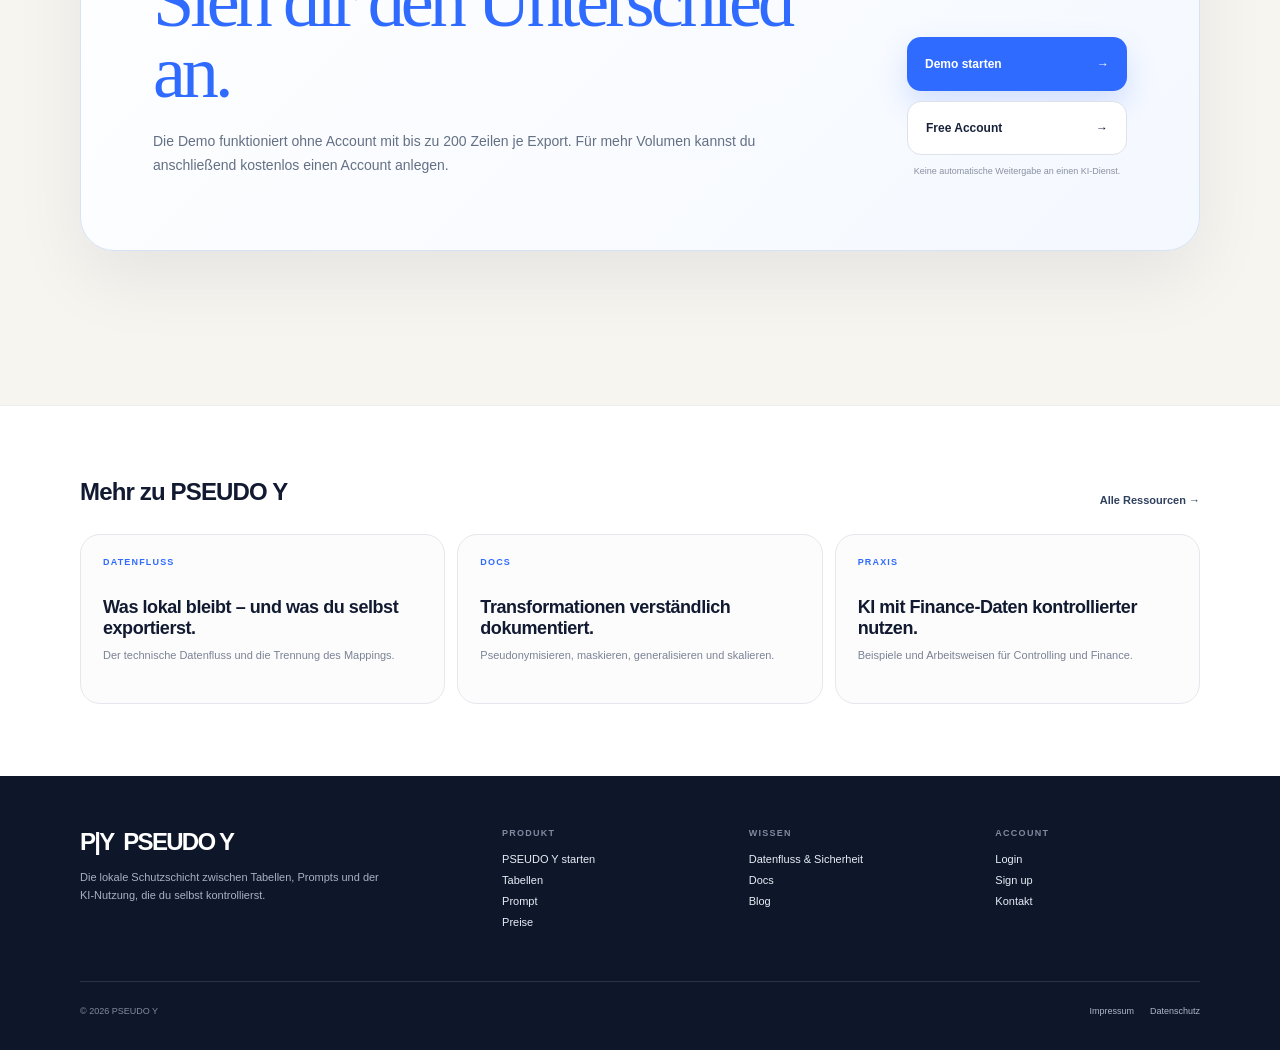
<file: preview-scrollcraft.html>
<!doctype html>
<html lang="de">
<head>
  <meta charset="utf-8">
  <meta name="viewport" content="width=device-width, initial-scale=1, viewport-fit=cover">
  <meta name="theme-color" content="#F7F5F0">
  <meta name="description" content="PSEUDO Y – sensible Daten lokal für KI vorbereiten.">
  <title>PSEUDO Y · ScrollCraft Preview</title>
  <link rel="stylesheet" href="css/hero-v5.css?v=12">
  <link rel="stylesheet" href="css/y-story-v1.css?v=3">
  <link rel="stylesheet" href="css/final-polish.css?v=1">
  <link rel="stylesheet" href="css/product-demo.css?v=1">
</head>
<body>
  <header class="site-header">
    <div class="header-inner">
      <a class="brand" href="index.html" aria-label="PSEUDO Y Startseite">
        <img class="brand-wordmark" src="assets/logo/pseudo-y-wordmark.webp" alt="PSEUDO Y">
      </a>
      <button class="menu-button" id="menuButton" type="button" aria-expanded="false" aria-controls="menuOverlay" aria-label="Menü öffnen">
        <span></span><span></span>
      </button>
    </div>
  </header>

  <div class="menu-overlay" id="menuOverlay" aria-hidden="true">
    <div class="menu-inner">
      <div class="menu-eyebrow">PSEUDO Y</div>

      <section class="menu-section" aria-labelledby="menuTools">
        <div class="menu-section-label" id="menuTools">TOOLS</div>
        <nav class="menu-primary" aria-label="Tools">
          <a class="menu-tool" href="tabellen.html">
            <span class="menu-index">01</span>
            <span class="menu-copy"><strong>Tabellen pseudonymisieren</strong><small>CSV / XLSX lokal vorbereiten</small></span>
            <span class="menu-arrow">↗</span>
          </a>
          <a class="menu-tool" href="prompt.html">
            <span class="menu-index">02</span>
            <span class="menu-copy"><strong>Prompt pseudonymisieren</strong><small>Text markieren, maskieren und kontrolliert weitergeben</small></span>
            <span class="menu-arrow">↗</span>
          </a>
        </nav>
      </section>

      <div class="menu-groups">
        <section class="menu-link-group" aria-labelledby="menuPseudoY">
          <div class="menu-section-label" id="menuPseudoY">PSEUDO Y</div>
          <nav aria-label="PSEUDO Y Seiten">
            <a href="so-funktionierts.html">So funktioniert’s</a>
            <a href="preise.html">Preise</a>
            <a href="security.html">Datenfluss &amp; Sicherheit</a>
          </nav>
        </section>

        <section class="menu-link-group" aria-labelledby="menuResources">
          <div class="menu-section-label" id="menuResources">RESSOURCEN</div>
          <nav aria-label="Ressourcen">
            <a href="docs.html">Docs</a>
            <a href="blog.html">Blog</a>
          </nav>
        </section>
      </div>

      <div class="menu-bottom">
        <a class="menu-cta" href="app.html">PSEUDO Y starten <span>→</span></a>
        <div class="menu-auth"><a href="login.html">LOGIN</a><span>|</span><a href="signup.html">SIGN UP</a></div>
      </div>
    </div>
  </div>

  <main>
    <section class="hero" aria-labelledby="heroTitle">
      <div class="hero-copy">
        <h1 id="heroTitle">
          <span class="hero-line hero-line-one">
            <span class="hero-line-reserve" aria-hidden="true">Sensible Daten.</span>
            <span class="hero-line-live"><span id="heroLineOne" aria-label="Sensible Daten."></span><span class="hero-cursor hero-cursor-one" aria-hidden="true"></span></span>
          </span>

          <span class="hero-line hero-line-two">
            <span class="hero-line-reserve hero-line-two-reserve" aria-hidden="true"><span>Lokal vorbereitet</span><span class="hero-break-mobile"> für KI.</span></span>
            <span class="hero-line-live hero-line-two-live">
              <span class="hero-second-a"><span id="heroLineTwoA"></span><span class="hero-cursor hero-cursor-two-a" aria-hidden="true"></span></span>
              <span class="hero-second-b"><span id="heroLineTwoB"></span><span class="hero-cursor hero-cursor-two-b" aria-hidden="true"></span></span>
            </span>
          </span>
        </h1>
      </div>

      <div class="particle-arrow-wrap" aria-hidden="true">
        <canvas id="particleArrow"></canvas>
      </div>
    </section>

    <section class="y-story" id="yStory" aria-label="Vom sensiblen Datensatz zum kontrollierten Export">
      <div class="y-stage">
        <svg class="story-y" viewBox="0 0 500 700" aria-hidden="true">
          <path class="y-base" d="M82 110 L250 305 L418 110 M250 305 L250 620" />
        </svg>

        <svg class="story-flows" viewBox="0 0 500 700" aria-hidden="true">
          <defs>
            <filter id="flowGlow" x="-30%" y="-30%" width="160%" height="160%">
              <feGaussianBlur stdDeviation="5" result="blur"/>
              <feMerge><feMergeNode in="blur"/><feMergeNode in="SourceGraphic"/></feMerge>
            </filter>
          </defs>
          <path class="flow-path flow-red" d="M86 112 C128 160 190 242 247 299" />
          <path class="flow-path flow-map" d="M255 299 C314 248 378 164 416 113" />
          <path class="flow-path flow-output" d="M250 312 C250 400 250 510 250 614" />
          <path class="flow-head flow-head-red" d="M229 296 L248 301 L242 282" />
          <path class="flow-head flow-head-map" d="M398 117 L418 108 L414 129" />
          <path class="flow-head flow-head-output" d="M239 593 L250 616 L261 593" />
        </svg>

        <article class="data-card original-card" data-story="original" aria-label="Sensible Daten">
          <header class="data-card-head">
            <span class="data-icon data-icon-red" aria-hidden="true">▣</span>
            <h2>Sensible Daten</h2>
          </header>
          <div class="mini-table" role="table" aria-label="Beispiel sensible Daten">
            <div class="mini-row mini-row-head" role="row"><span>Name</span><span>E-Mail</span><span>Geburtsdatum</span><span>Umsatz</span></div>
            <div class="mini-row" role="row"><span>Anna Müller</span><span>anna@mail.de</span><span class="sensitive">03.06.1990</span><span class="sensitive">10.000 €</span></div>
            <div class="mini-row" role="row"><span>Max Schmidt</span><span>max@web.de</span><span class="sensitive">12.11.1985</span><span class="sensitive">25.450 €</span></div>
            <div class="mini-row" role="row"><span>Lisa Wagner</span><span>lisa@company.de</span><span class="sensitive">28.02.1992</span><span class="sensitive">7.500 €</span></div>
            <div class="mini-row" role="row"><span>Jonas Becker</span><span>jonas@mail.de</span><span class="sensitive">17.09.1978</span><span class="sensitive">18.300 €</span></div>
            <div class="mini-row" role="row"><span>Emma Hoffmann</span><span>emma@web.de</span><span class="sensitive">04.12.1995</span><span class="sensitive">12.000 €</span></div>
          </div>
        </article>

        <div class="source-strip story-context" aria-label="Unterstützte Dateiformate">
          <div class="format-chip"><span class="brand-icon-shell"><img src="https://cdn.simpleicons.org/microsoftexcel/217346" alt="" loading="lazy"></span><small>Excel</small></div>
          <div class="format-chip"><span class="format-mark csv-file">CSV</span><small>CSV</small></div>
          <div class="format-chip"><span class="brand-icon-shell"><img src="https://cdn.simpleicons.org/json/111111" alt="" loading="lazy"></span><small>JSON</small></div>
        </div>

        <article class="data-card mapping-card" data-story="mapping" aria-label="Getrenntes Mapping">
          <header class="data-card-head">
            <span class="data-icon data-icon-blue" aria-hidden="true">▣</span>
            <h2>Mapping <small>(getrennt gespeichert)</small></h2>
          </header>
          <div class="mini-table mapping-table" role="table" aria-label="Mapping Originalwert zu Pseudowert">
            <div class="mini-row mini-row-head mapping-row" role="row"><span>Originalwert</span><span>Pseudowert</span></div>
            <div class="mini-row mapping-row" role="row"><span>Anna Müller</span><span>Kunde_001Y</span></div>
            <div class="mini-row mapping-row" role="row"><span>anna@mail.de</span><span>Mail_001Y@example.invalid</span></div>
            <div class="mini-row mapping-row" role="row"><span>03.06.1990</span><span>30–39 Jahre</span></div>
            <div class="mini-row mapping-row" role="row"><span>10.000 €</span><span>20,0</span></div>
            <div class="mini-row mapping-row" role="row"><span>…</span><span>…</span></div>
          </div>
        </article>

        <div class="mapping-store story-context" aria-label="Mapping separat gespeichert">
          <svg class="mapping-store-icon" viewBox="0 0 52 52" aria-hidden="true">
            <ellipse cx="23" cy="13" rx="13" ry="6"></ellipse>
            <path d="M10 13v9c0 3.5 5.8 6.3 13 6.3 3.6 0 6.8-.7 9.2-1.9M10 22v9c0 3.5 5.8 6.3 13 6.3 2.5 0 4.9-.4 6.9-1.1"></path>
            <rect x="29" y="29" width="15" height="13" rx="3"></rect>
            <path d="M33 29v-3.2a3.5 3.5 0 0 1 7 0V29"></path>
          </svg>
        </div>

        <article class="data-card pseudo-card" data-story="pseudo" aria-label="Pseudonymisierter Export">
          <header class="data-card-head">
            <span class="data-icon data-icon-blue" aria-hidden="true">✦</span>
            <h2>Pseudonymisierte Daten</h2>
          </header>
          <div class="mini-table" role="table" aria-label="Beispiel pseudonymisierte Daten">
            <div class="mini-row mini-row-head" role="row"><span>Name</span><span>E-Mail</span><span>Alter</span><span>Umsatz</span></div>
            <div class="mini-row" role="row"><span>Kunde_001Y</span><span>Mail_001Y@example.invalid</span><span>30–39 Jahre</span><span>20,0</span></div>
            <div class="mini-row" role="row"><span>Kunde_002Y</span><span>Mail_002Y@example.invalid</span><span>30–39 Jahre</span><span>50,0</span></div>
            <div class="mini-row" role="row"><span>Kunde_003Y</span><span>Mail_003Y@example.invalid</span><span>20–29 Jahre</span><span>10,0</span></div>
            <div class="mini-row" role="row"><span>Kunde_004Y</span><span>Mail_004Y@example.invalid</span><span>40–49 Jahre</span><span>30,0</span></div>
            <div class="mini-row" role="row"><span>Kunde_005Y</span><span>Mail_005Y@example.invalid</span><span>30–39 Jahre</span><span>20,0</span></div>
          </div>
        </article>

        <div class="export-cluster story-context" aria-label="Mögliche Weiterverwendung nach dem Export">
          <div class="export-title">Export für</div>
          <div class="target-strip">
            <div class="target-chip"><span class="brand-icon-shell ai-logo"><img src="https://chatgpt.com/favicon.ico" alt="ChatGPT Logo" loading="lazy"></span><small>ChatGPT</small></div>
            <div class="target-chip"><span class="brand-icon-shell ai-logo"><img src="https://gemini.google.com/favicon.ico" alt="Gemini Logo" loading="lazy"></span><small>Gemini</small></div>
            <div class="target-chip"><span class="brand-icon-shell ai-logo"><img src="https://claude.ai/favicon.ico" alt="Claude Logo" loading="lazy"></span><small>Claude</small></div>
            <div class="target-chip"><span class="brand-icon-shell ai-logo"><img src="https://grok.com/favicon.ico" alt="Grok Logo" loading="lazy"></span><small>Grok</small></div>
          </div>
          <p>Sie entscheiden, was danach passiert.</p>
        </div>
      </div>
    </section>

    <section class="product-preview" data-product-preview aria-labelledby="productPreviewTitle">
      <div class="product-preview-inner">
        <div class="product-preview-head">
          <div>
            <div class="product-kicker">Produktansicht</div>
            <h2 id="productPreviewTitle">Spalte wählen.<br><em>Regel festlegen.</em><br>Ergebnis prüfen.</h2>
          </div>
          <div class="product-preview-copy">
            <p>Keine Blackbox. Sie wählen eine Spalte, legen die Schutzregel fest und sehen direkt, wie sich die Werte im Export verändern.</p>
            <div class="product-preview-actions">
              <a class="product-btn product-btn-primary" href="app.html">PSEUDO Y starten <span>→</span></a>
              <a class="product-btn" href="so-funktionierts.html">So funktioniert’s</a>
            </div>
          </div>
        </div>

        <div class="product-shell" aria-label="Beispielansicht des Tabellen-Tools">
          <div class="product-windowbar">
            <div class="product-file">
              <span class="product-file-icon">XLSX</span>
              <span class="product-file-copy"><strong>kunden_export.xlsx</strong><small>Beispieldaten</small></span>
              <span class="product-local">lokal im Browser</span>
            </div>
            <div class="product-window-actions">
              <button type="button">Vorschau</button>
              <button class="is-primary" type="button">Export</button>
            </div>
          </div>

          <div class="product-workspace">
            <aside class="product-rail" aria-hidden="true">
              <div class="product-rail-logo">P|Y</div>
              <div class="product-rail-btn is-active">▦</div>
              <div class="product-rail-btn">◇</div>
              <div class="product-rail-btn">⚙</div>
              <div class="product-rail-spacer"></div>
              <div class="product-rail-btn">○</div>
            </aside>

            <div class="product-canvas">
              <div class="product-toolbar" aria-hidden="true">
                <div class="toolbar-field">Spalte oder Wert suchen</div>
                <div class="toolbar-field">Status: Alle</div>
                <div class="toolbar-field">Typ: Alle</div>
                <div class="toolbar-button">Weitere Filter</div>
              </div>

              <div class="demo-table">
                <div class="demo-row demo-head" role="row">
                  <span class="check"></span>
                  <span>Kunden-Nr.</span>
                  <button type="button" data-column="kunde">Kundenname</button>
                  <button type="button" data-column="email">E-Mail-Adresse</button>
                  <button type="button" data-column="datum">Geburtsdatum</button>
                  <button type="button" data-column="umsatz">Umsatz</button>
                </div>
                <div class="demo-row is-highlighted"><span class="check"><i class="demo-check"></i></span><span>C-0001</span><span>Anna Müller</span><span class="sensitive-cell">anna.mueller@mail.de</span><span>03.06.1990</span><span>10.000 €</span></div>
                <div class="demo-row"><span class="check"><i class="demo-check"></i></span><span>C-0002</span><span>Max Schmidt</span><span>max.schmidt@web.de</span><span>12.11.1985</span><span>25.450 €</span></div>
                <div class="demo-row"><span class="check"><i class="demo-check"></i></span><span>C-0003</span><span>Lisa Wagner</span><span>l.wagner@email.de</span><span>28.02.1992</span><span>7.500 €</span></div>
                <div class="demo-row"><span class="check"><i class="demo-check"></i></span><span>C-0004</span><span>Jonas Becker</span><span>jonas.becker@mail.de</span><span>17.09.1978</span><span>18.300 €</span></div>
                <div class="demo-row"><span class="check"><i class="demo-check"></i></span><span>C-0005</span><span>Emma Hoffmann</span><span>emma.hoffmann@web.de</span><span>04.12.1995</span><span>12.000 €</span></div>
                <div class="demo-row"><span class="check"><i class="demo-check"></i></span><span>C-0006</span><span>Thomas Bauer</span><span>thomas.bauer@mail.de</span><span>15.07.1988</span><span>32.500 €</span></div>
                <div class="demo-row"><span class="check"><i class="demo-check"></i></span><span>C-0007</span><span>Julia Weber</span><span>julia.weber@web.de</span><span>22.01.1991</span><span>21.400 €</span></div>
                <div class="demo-footer"><span>7 Beispielzeilen</span><span>Spalten anklicken, um die Regel zu wechseln</span><div class="demo-pages"><span class="demo-page">‹</span><span class="demo-page is-current">1</span><span class="demo-page">›</span></div></div>
              </div>
            </div>

            <aside class="rule-panel" aria-label="Spalte konfigurieren">
              <div class="rule-panel-head">
                <div><span>Spalte konfigurieren</span><strong data-rule-title>E-Mail-Adresse</strong></div>
                <button class="rule-panel-close" type="button" aria-label="Panel schließen">×</button>
              </div>

              <div class="rule-block">
                <div class="rule-label">Datentyp</div>
                <div class="rule-types">
                  <span class="rule-chip">Text</span><span class="rule-chip">Schlüssel</span><span class="rule-chip">Datum</span><span class="rule-chip">Zahl</span><span class="rule-chip is-active" data-rule-type>E-Mail</span>
                </div>
              </div>

              <div class="rule-block">
                <div class="rule-label">Transformation</div>
                <div class="rule-actions">
                  <button class="rule-action is-active" type="button" data-rule-action>Maskieren</button>
                  <button class="rule-action" type="button">Unverändert übernehmen</button>
                  <button class="rule-action" type="button">Entfernen</button>
                </div>
              </div>

              <div class="rule-block">
                <div class="rule-label">Vorschau</div>
                <div class="rule-preview">
                  <div class="rule-preview-row"><span class="rule-preview-value" data-rule-input>anna.mueller@mail.de</span><span class="rule-arrow">→</span><span class="rule-preview-value is-output" data-rule-output>Mail_001Y@example.invalid</span></div>
                </div>
              </div>

              <div class="rule-note">Die Ansicht arbeitet mit synthetischen Beispieldaten. PSEUDO Y bereitet Daten vor – eine Weitergabe an KI-Dienste erfolgt nicht automatisch.</div>
            </aside>
          </div>
        </div>

        <div class="product-trustline" aria-label="Produktprinzipien">
          <span>Beispieldaten</span><span>lokale Verarbeitung</span><span>keine automatische KI-Weitergabe</span><span>kontrollierter Export</span>
        </div>
      </div>
    </section>
  </main>

  <script src="js/hero-v5.js?v=9" defer></script>
  <script src="js/y-story-v1.js?v=4" defer></script>
  <script src="js/final-polish.js?v=1" defer></script>
  <script src="js/product-demo.js?v=2" defer></script>
</body>
</html>
</file>
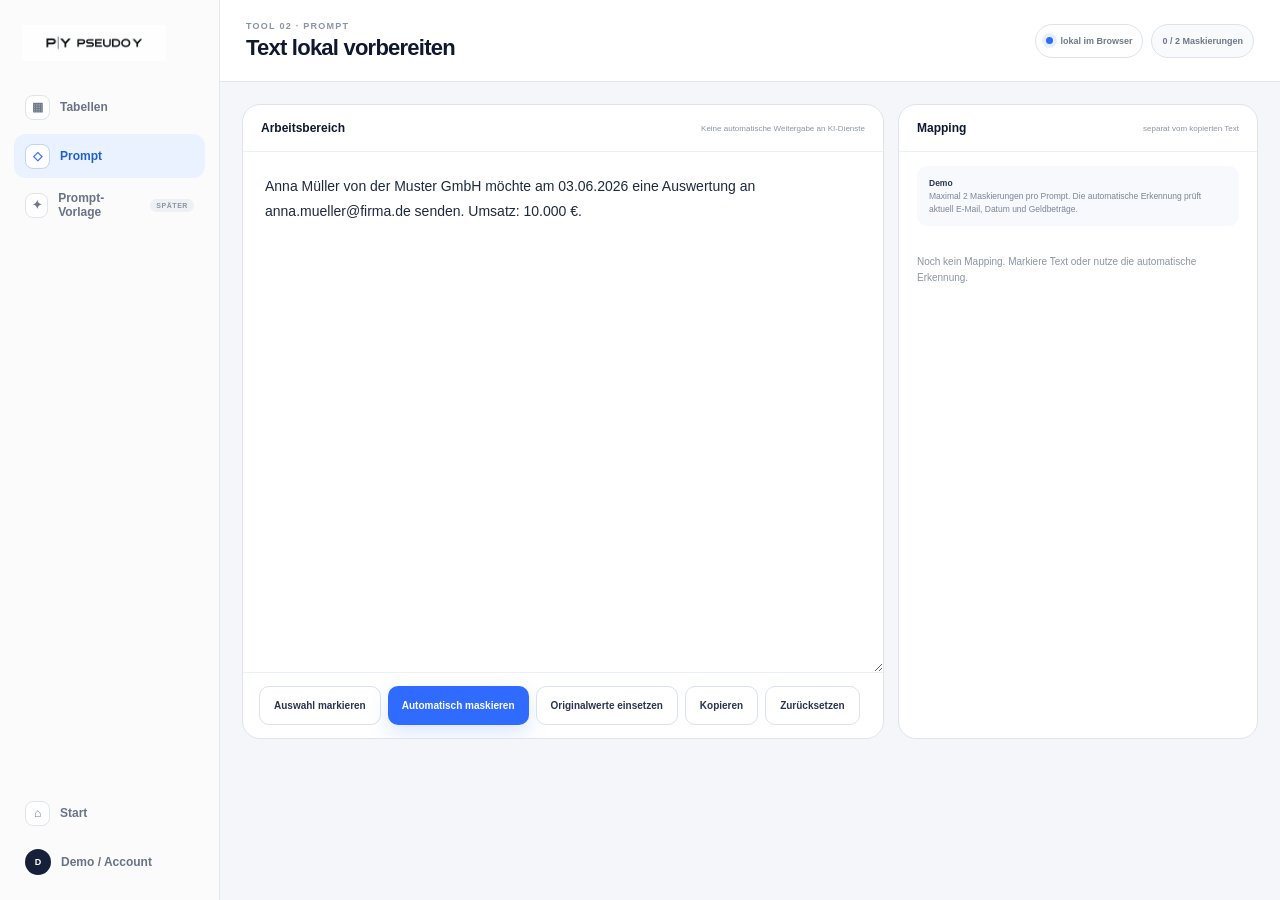
<file: prompt.html>
<!doctype html>
<html lang="de">
<head>
  <meta charset="utf-8">
  <meta name="viewport" content="width=device-width,initial-scale=1,viewport-fit=cover">
  <meta name="theme-color" content="#F4F6F9">
  <meta name="description" content="PSEUDO Y – Prompts lokal markieren und maskieren.">
  <title>Prompt · PSEUDO Y</title>
  <link rel="stylesheet" href="css/app-v2.css?v=1">
</head>
<body>
  <div class="app-shell">
    <aside class="app-sidebar" aria-label="PSEUDO Y Navigation">
      <a class="app-brand" href="app.html"><img src="assets/logo/pseudo-y-wordmark.webp" alt="PSEUDO Y"></a>
      <nav class="app-nav" aria-label="Werkzeuge">
        <a class="app-nav-item" href="tabellen.html"><span class="nav-icon" aria-hidden="true">▦</span><span>Tabellen</span></a>
        <a class="app-nav-item is-active" href="prompt.html"><span class="nav-icon" aria-hidden="true">◇</span><span>Prompt</span></a>
        <a class="app-nav-item" href="#" aria-disabled="true"><span class="nav-icon" aria-hidden="true">✦</span><span>Prompt-Vorlage</span><span class="nav-beta">später</span></a>
      </nav>
      <div class="app-sidebar-bottom">
        <a class="app-nav-item" href="app.html"><span class="nav-icon" aria-hidden="true">⌂</span><span>Start</span></a>
        <a class="app-nav-item" href="login.html"><span class="nav-avatar" aria-hidden="true">D</span><span>Demo / Account</span></a>
      </div>
    </aside>

    <main class="app-main">
      <header class="app-topbar">
        <div><div class="app-kicker">Tool 02 · Prompt</div><h1>Text lokal vorbereiten</h1></div>
        <div class="topbar-actions"><span class="local-pill"><span class="local-dot"></span> lokal im Browser</span><span class="plan-pill" id="promptCounter">0 / 2 Maskierungen</span></div>
      </header>

      <section class="prompt-layout">
        <div class="prompt-editor">
          <div class="panel-head"><strong>Arbeitsbereich</strong><span>Keine automatische Weitergabe an KI-Dienste</span></div>
          <textarea class="prompt-area" id="promptInput" placeholder="Prompt oder Text eingeben …">Anna Müller von der Muster GmbH möchte am 03.06.2026 eine Auswertung an anna.mueller@firma.de senden. Umsatz: 10.000 €.</textarea>
          <div class="prompt-actions">
            <button class="secondary-btn" type="button" id="markSelection">Auswahl markieren</button>
            <button class="primary-btn" type="button" id="maskPrompt">Automatisch maskieren</button>
            <button class="secondary-btn" type="button" id="unmaskPrompt">Originalwerte einsetzen</button>
            <button class="secondary-btn" type="button" id="copyPrompt">Kopieren</button>
            <button class="secondary-btn" type="button" id="resetPrompt">Zurücksetzen</button>
          </div>
        </div>

        <aside class="mapping-panel" aria-label="Prompt Mapping">
          <div class="panel-head"><strong>Mapping</strong><span>separat vom kopierten Text</span></div>
          <div class="prompt-limit"><strong>Demo</strong><br>Maximal 2 Maskierungen pro Prompt. Die automatische Erkennung prüft aktuell E-Mail, Datum und Geldbeträge.</div>
          <div class="mapping-list" id="mappingList"></div>
        </aside>
      </section>
    </main>
  </div>
  <div class="toast" id="toast" role="status" aria-live="polite"></div>
  <script src="js/prompt-app-v2.js?v=1" defer></script>
</body>
</html>
</file>
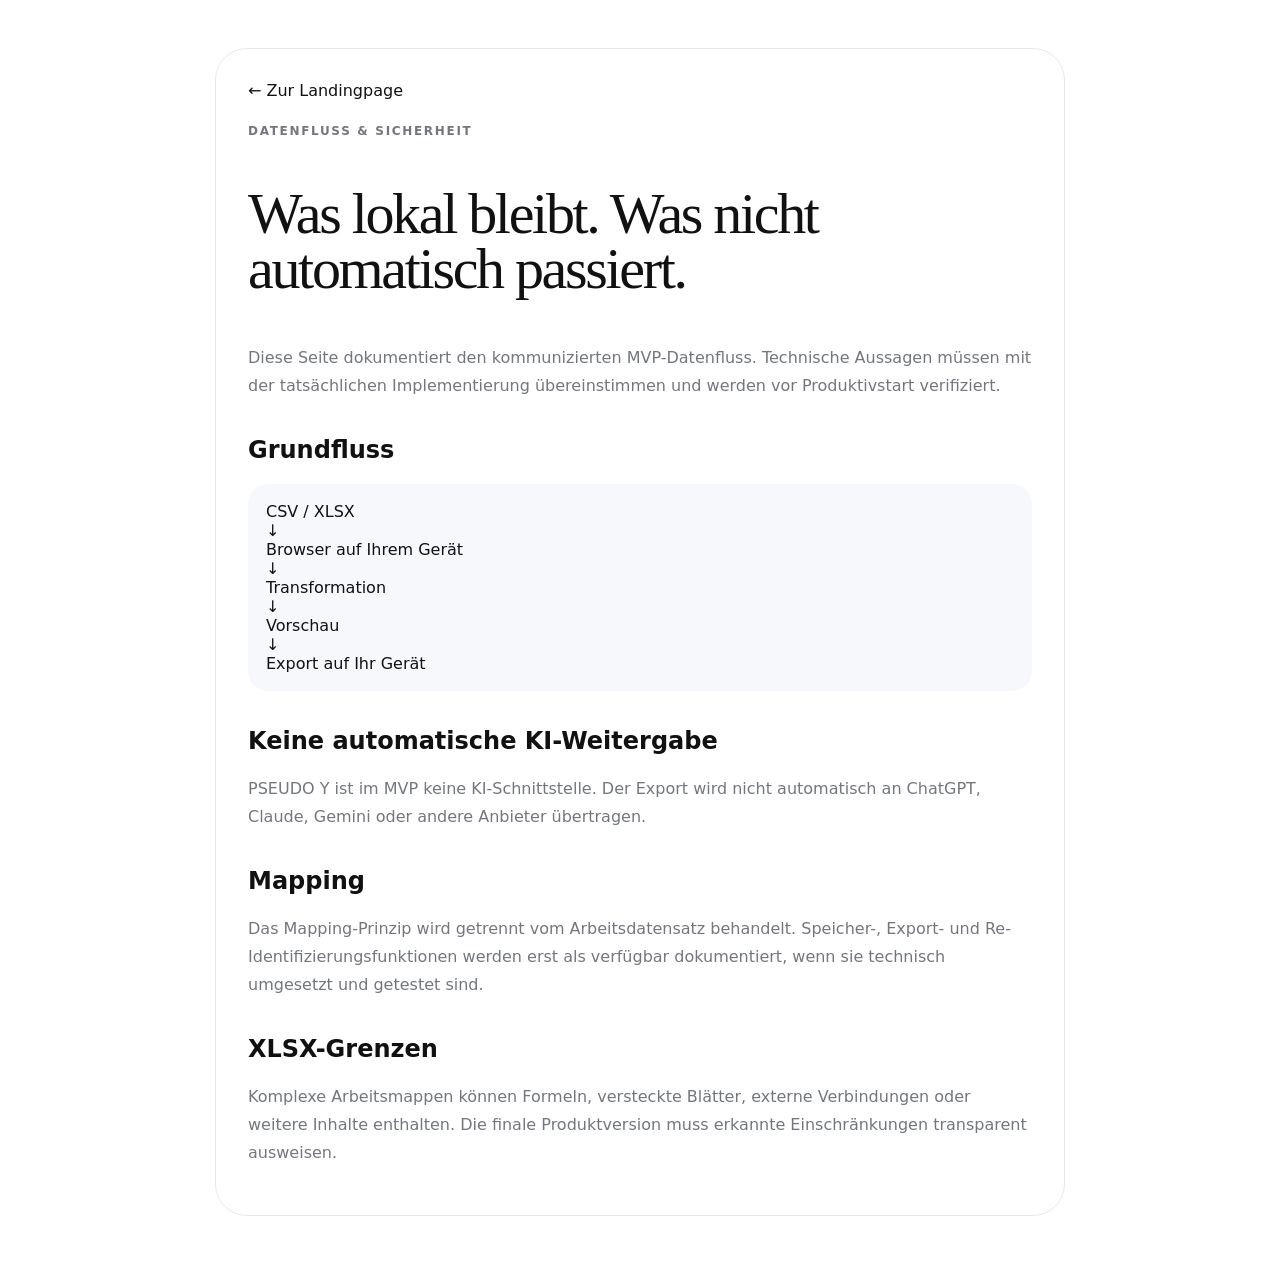
<file: security.html>
<!doctype html><html lang="de"><head><meta charset="utf-8"><meta name="viewport" content="width=device-width,initial-scale=1"><title>Datenfluss & Sicherheit – PSEUDO Y</title><link rel="stylesheet" href="css/tokens.css"><link rel="stylesheet" href="css/base.css"><style>body{padding:48px 0}.doc{max-width:850px;margin:auto;background:white;border:1px solid var(--line);border-radius:32px;padding:32px}.doc h1{font:400 58px/.95 var(--serif);letter-spacing:-.04em}.doc h2{margin-top:36px}.doc p,.doc li{color:var(--muted);line-height:1.75}.flow{background:#f6f8fb;border-radius:20px;padding:18px;white-space:pre-line}a.back{display:inline-block;margin-bottom:24px}</style></head><body><main class="wrap"><article class="doc"><a class="back" href="index.html">← Zur Landingpage</a><div class="eyebrow">Datenfluss & Sicherheit</div><h1>Was lokal bleibt. Was nicht automatisch passiert.</h1><p>Diese Seite dokumentiert den kommunizierten MVP-Datenfluss. Technische Aussagen müssen mit der tatsächlichen Implementierung übereinstimmen und werden vor Produktivstart verifiziert.</p><h2>Grundfluss</h2><div class="flow">CSV / XLSX
↓
Browser auf Ihrem Gerät
↓
Transformation
↓
Vorschau
↓
Export auf Ihr Gerät</div><h2>Keine automatische KI-Weitergabe</h2><p>PSEUDO Y ist im MVP keine KI-Schnittstelle. Der Export wird nicht automatisch an ChatGPT, Claude, Gemini oder andere Anbieter übertragen.</p><h2>Mapping</h2><p>Das Mapping-Prinzip wird getrennt vom Arbeitsdatensatz behandelt. Speicher-, Export- und Re-Identifizierungsfunktionen werden erst als verfügbar dokumentiert, wenn sie technisch umgesetzt und getestet sind.</p><h2>XLSX-Grenzen</h2><p>Komplexe Arbeitsmappen können Formeln, versteckte Blätter, externe Verbindungen oder weitere Inhalte enthalten. Die finale Produktversion muss erkannte Einschränkungen transparent ausweisen.</p></article></main></body></html>
</file>
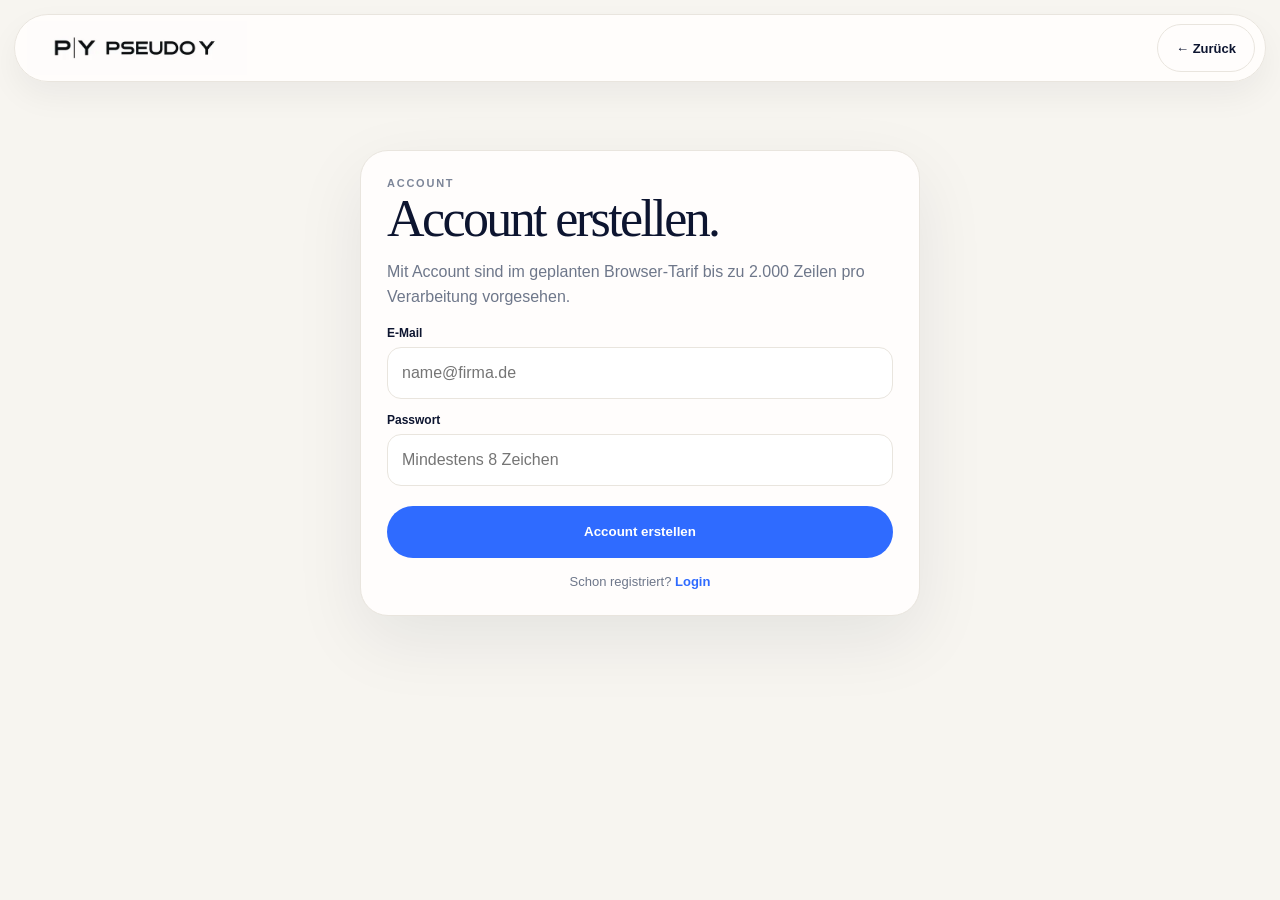
<file: signup.html>
<!doctype html><html lang="de"><head><meta charset="utf-8"><meta name="viewport" content="width=device-width,initial-scale=1,viewport-fit=cover"><meta name="theme-color" content="#F7F5F0"><title>Account erstellen · PSEUDO Y</title><link rel="stylesheet" href="css/page-shell.css?v=1"></head><body><header class="page-header"><div class="page-header-inner"><a class="page-brand" href="preview-scrollcraft.html"><img src="assets/logo/pseudo-y-wordmark.webp" alt="PSEUDO Y"></a><a class="page-back" href="preview-scrollcraft.html">← Zurück</a></div></header><main class="auth-shell"><section class="auth-card"><div class="eyebrow">Account</div><h1>Account erstellen.</h1><p style="color:#6E778A;line-height:1.55;margin-top:-8px">Mit Account sind im geplanten Browser-Tarif bis zu 2.000 Zeilen pro Verarbeitung vorgesehen.</p><div class="field"><label for="email">E-Mail</label><input id="email" type="email" autocomplete="email" placeholder="name@firma.de"></div><div class="field"><label for="password">Passwort</label><input id="password" type="password" autocomplete="new-password" placeholder="Mindestens 8 Zeichen"></div><div class="auth-actions"><button class="primary-btn" type="button">Account erstellen</button></div><div class="auth-switch">Schon registriert? <a href="login.html">Login</a></div></section></main></body></html>
</file>
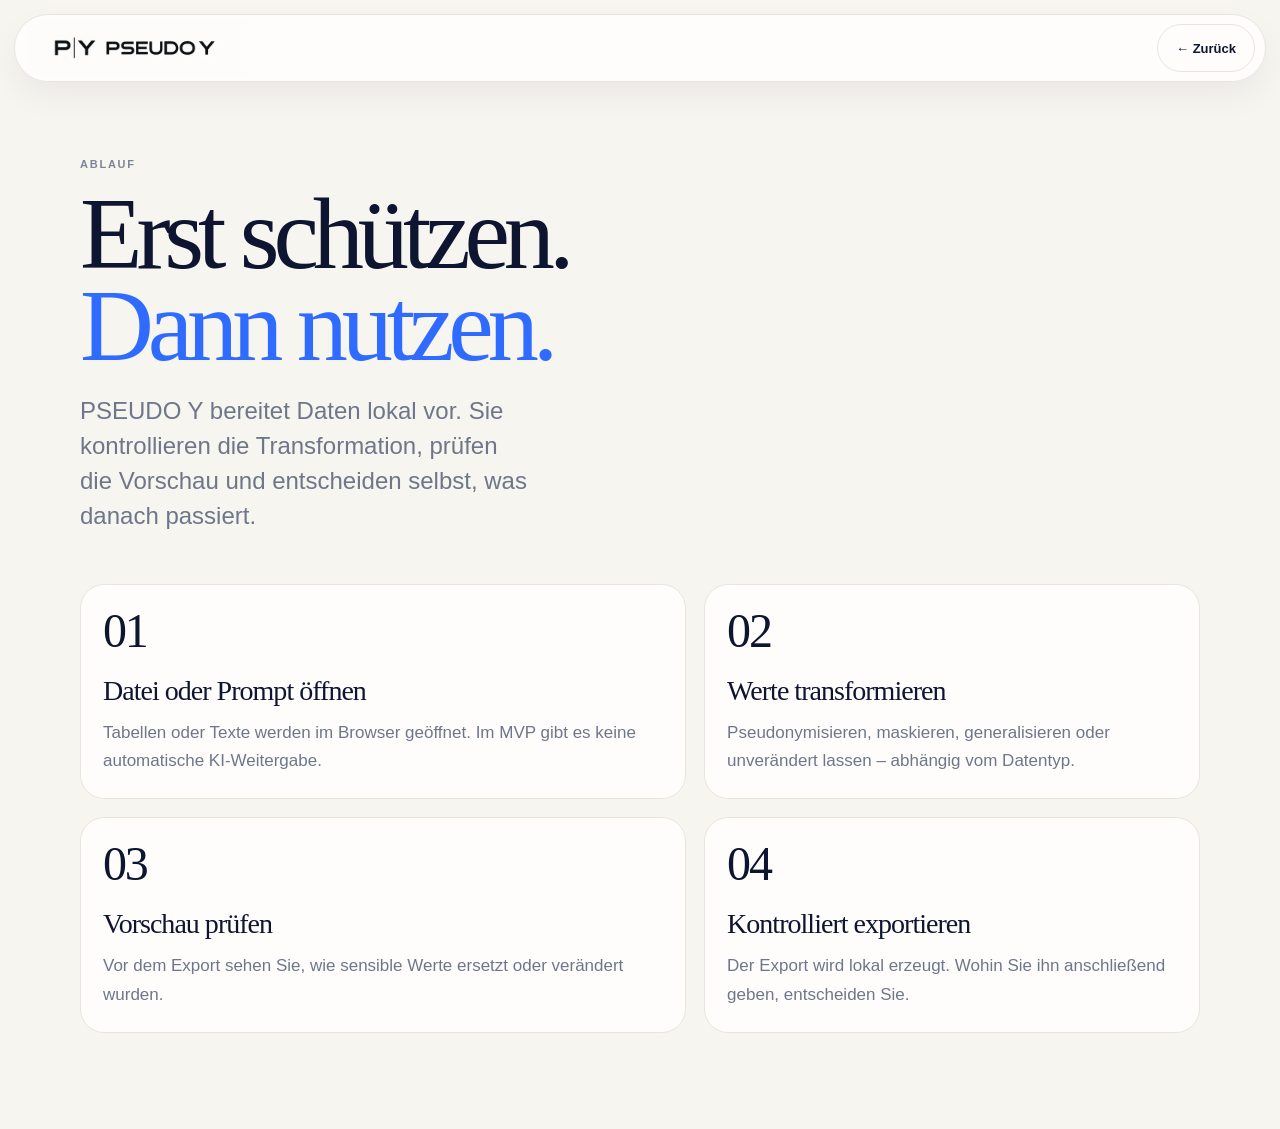
<file: so-funktionierts.html>
<!doctype html><html lang="de"><head><meta charset="utf-8"><meta name="viewport" content="width=device-width,initial-scale=1,viewport-fit=cover"><meta name="theme-color" content="#F7F5F0"><title>So funktioniert’s · PSEUDO Y</title><link rel="stylesheet" href="css/page-shell.css?v=1"></head><body><header class="page-header"><div class="page-header-inner"><a class="page-brand" href="preview-scrollcraft.html"><img src="assets/logo/pseudo-y-wordmark.webp" alt="PSEUDO Y"></a><a class="page-back" href="preview-scrollcraft.html">← Zurück</a></div></header><main class="page-main"><section class="page-hero"><div class="eyebrow">Ablauf</div><h1>Erst schützen. <span class="blue">Dann nutzen.</span></h1><p>PSEUDO Y bereitet Daten lokal vor. Sie kontrollieren die Transformation, prüfen die Vorschau und entscheiden selbst, was danach passiert.</p></section><section class="content-block"><div class="two-col"><article class="card"><h2>01</h2><h3>Datei oder Prompt öffnen</h3><p>Tabellen oder Texte werden im Browser geöffnet. Im MVP gibt es keine automatische KI-Weitergabe.</p></article><article class="card"><h2>02</h2><h3>Werte transformieren</h3><p>Pseudonymisieren, maskieren, generalisieren oder unverändert lassen – abhängig vom Datentyp.</p></article><article class="card"><h2>03</h2><h3>Vorschau prüfen</h3><p>Vor dem Export sehen Sie, wie sensible Werte ersetzt oder verändert wurden.</p></article><article class="card"><h2>04</h2><h3>Kontrolliert exportieren</h3><p>Der Export wird lokal erzeugt. Wohin Sie ihn anschließend geben, entscheiden Sie.</p></article></div></section></main></body></html>
</file>
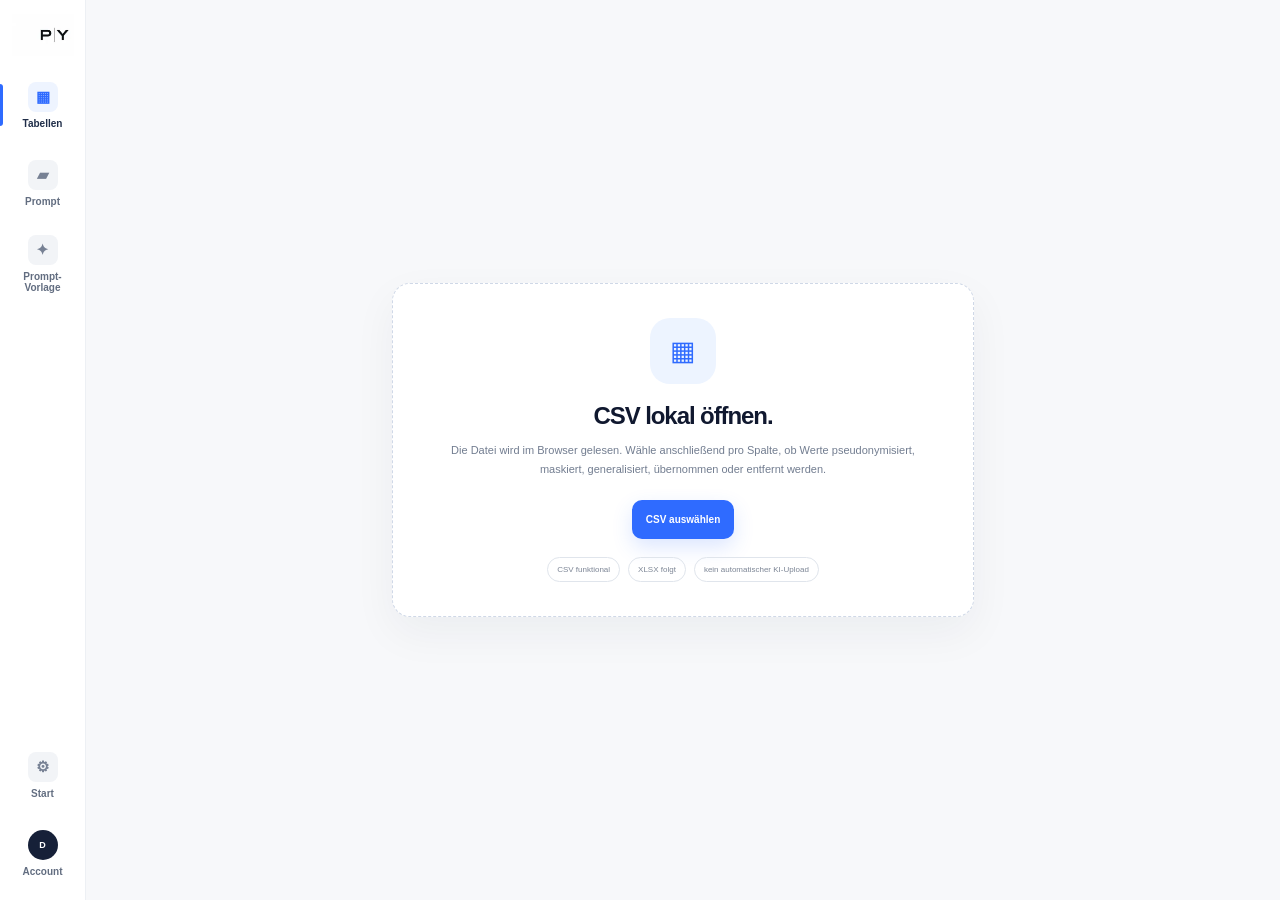
<file: tabellen.html>
<!doctype html>
<html lang="de">
<head>
  <meta charset="utf-8">
  <meta name="viewport" content="width=device-width,initial-scale=1,viewport-fit=cover">
  <meta name="theme-color" content="#F7F8FA">
  <meta name="description" content="PSEUDO Y – Tabellen lokal im Browser pseudonymisieren.">
  <title>Tabellen · PSEUDO Y</title>
  <link rel="stylesheet" href="css/app-v2.css?v=1">
  <link rel="stylesheet" href="css/table-reference.css?v=1">
</head>
<body>
  <div class="app-shell table-app-shell">
    <aside class="app-sidebar" aria-label="PSEUDO Y Navigation">
      <a class="app-brand" href="app.html"><img src="assets/logo/pseudo-y-wordmark.webp" alt="PSEUDO Y"></a>
      <nav class="app-nav" aria-label="Werkzeuge">
        <a class="app-nav-item is-active" href="tabellen.html"><span class="nav-icon" aria-hidden="true">▦</span><span>Tabellen</span></a>
        <a class="app-nav-item" href="prompt.html"><span class="nav-icon" aria-hidden="true">▰</span><span>Prompt</span></a>
        <a class="app-nav-item" href="#" aria-disabled="true"><span class="nav-icon" aria-hidden="true">✦</span><span>Prompt-Vorlage</span><span class="nav-beta">später</span></a>
      </nav>
      <div class="app-sidebar-bottom">
        <a class="app-nav-item" href="app.html"><span class="nav-icon" aria-hidden="true">⚙</span><span>Start</span></a>
        <a class="app-nav-item" href="login.html"><span class="nav-avatar" aria-hidden="true">D</span><span>Account</span></a>
      </div>
    </aside>

    <main class="app-main">
      <section class="drop-screen" id="dropScreen">
        <div class="drop-card" id="dropCard">
          <div>
            <div class="drop-icon" aria-hidden="true">▦</div>
            <h2>CSV lokal öffnen.</h2>
            <p>Die Datei wird im Browser gelesen. Wähle anschließend pro Spalte, ob Werte pseudonymisiert, maskiert, generalisiert, übernommen oder entfernt werden.</p>
            <label class="primary-btn" for="tableFile" style="display:inline-grid;place-items:center;cursor:pointer">CSV auswählen</label>
            <input id="tableFile" type="file" accept=".csv,text/csv" hidden>
            <div class="drop-meta"><span>CSV funktional</span><span>XLSX folgt</span><span>kein automatischer KI-Upload</span></div>
          </div>
        </div>
      </section>

      <div id="appWorkspace" class="hidden reference-workspace">
        <header class="app-topbar reference-topbar" aria-hidden="true">
          <div><div class="app-kicker">Tool 01 · Tabellen</div><h1>Daten lokal vorbereiten</h1></div>
        </header>

        <section class="file-strip reference-file-strip" aria-label="Geöffnete Datei">
          <div class="file-info"><span class="file-icon">CSV</span><div><strong id="fileName">datei.csv</strong><small id="fileMeta">lokal geladen</small></div></div>
        </section>

        <section class="workspace reference-grid">
          <div class="table-pane">
            <div class="toolbar reference-toolbar">
              <label class="search-box"><span aria-hidden="true">⌕</span><input id="tableSearch" type="search" placeholder="Suchen…" aria-label="Spalte oder Wert suchen"></label>
              <button type="button" class="filter-btn">Status <strong>Alle</strong><span class="toolbar-chevron">⌄</span></button>
              <button type="button" class="filter-btn">Rolle <strong>Alle</strong><span class="toolbar-chevron">⌄</span></button>
              <button type="button" class="filter-btn filter-btn--plain">▽&nbsp; Weitere Filter</button>
              <div class="toolbar-spacer"></div>
              <button class="toolbar-action" id="previewBtn" type="button">Original</button>
              <button class="toolbar-action" id="mappingBtn" type="button">Mapping</button>
              <button class="toolbar-action" id="newFileBtn" type="button">Andere Datei</button>
              <button class="toolbar-action toolbar-action--primary" id="exportBtn" type="button">⇩&nbsp; Export</button>
            </div>

            <div class="table-card reference-table-card">
              <div class="table-scroll"><table><thead id="tableHead"></thead><tbody id="tableBody"></tbody></table></div>
              <footer class="table-footer"><span id="rowCount">0 Zeilen</span><div class="table-footer-right"><span id="pageLabel">Seite 1 / 1</span><div class="pagination"><button id="prevPage" type="button" aria-label="Vorherige Seite">‹</button><button class="is-current" type="button">1</button><button id="nextPage" type="button" aria-label="Nächste Seite">›</button></div></div></footer>
            </div>
          </div>

          <aside class="config-panel reference-config" id="configPanel" aria-label="Spalte konfigurieren">
            <div class="config-empty" id="configEmpty"><strong>Spalte auswählen</strong>Klicke auf eine Spaltenüberschrift, um Datentyp und Transformation festzulegen.</div>
            <div id="configContent" class="hidden">
              <div class="config-head"><div><span>Spalte konfigurieren</span><h2 id="activeColumn">—</h2></div><button class="icon-btn" type="button" aria-label="Panel">×</button></div>
              <div class="config-section"><label class="config-label">Datentyp</label><div class="type-grid" id="typeGrid"></div></div>
              <div class="config-section">
                <label class="config-label">Optionen</label>
                <div class="segmented" id="transformGrid">
                  <button type="button" data-mode="pseudo">Pseudonymisieren</button>
                  <button type="button" data-mode="mask">Maskieren</button>
                  <button type="button" data-mode="generalize">Clustern</button>
                  <button type="button" data-mode="keep">Übernehmen</button>
                  <button type="button" data-mode="remove">Entfernen</button>
                </div>
              </div>
              <div class="config-section" id="presetStack">
                <label class="config-label">Einstellung</label>
                <div class="option-stack">
                  <div class="option-row is-active"><span><strong>Standard</strong><small>Deterministisch je Tabelle · gleicher Wert = gleiches Pseudonym</small></span></div>
                  <div class="option-row"><span><strong>Y-Mask</strong><small>Kurzes, lesbares Pseudonym</small></span></div>
                  <div class="option-row"><span><strong>Individuell</strong><small>Eigenes Muster später definieren</small></span></div>
                </div>
              </div>
              <div class="config-section hidden" id="roleBlock">
                <label class="config-label" for="roleSelect">Rolle der Person · optional</label>
                <select class="role-select" id="roleSelect">
                  <option>Person</option><option>Kunde</option><option>Mitarbeiter</option><option>Ansprechpartner</option><option>Geschäftsführer</option><option>Controller</option><option>Lieferant</option>
                </select>
              </div>
              <div class="config-section preview-section"><label class="config-label">Vorschau</label><div class="preview-row"><span id="previewBefore">—</span><b>→</b><strong id="previewAfter">—</strong></div></div>
              <div class="config-footer"><button class="secondary-btn" id="resetRuleBtn" type="button">Zurücksetzen</button><button class="primary-btn" id="applyRuleBtn" type="button">Übernehmen</button></div>
            </div>
          </aside>
        </section>
      </div>
    </main>
  </div>
  <div class="toast" id="toast" role="status" aria-live="polite"></div>
  <script src="js/table-app-v2.js?v=1" defer></script>
</body>
</html>
</file>
<file: css/mvp.css>
:root{--bg:#fff;--ink:#0d0f12;--muted:#6f747b;--line:#e7e9ed;--soft:#f7f8fa;--blue:#2467dc;--blue-soft:#eef4ff;--radius:24px;--sans:Inter,ui-sans-serif,system-ui,-apple-system,BlinkMacSystemFont,"Segoe UI",sans-serif;--serif:Georgia,"Times New Roman",serif}*{box-sizing:border-box}html{scroll-behavior:smooth}body{margin:0;background:#fff;color:var(--ink);font-family:var(--sans);-webkit-font-smoothing:antialiased}.wrap{width:min(1120px,calc(100% - 32px));margin:auto}a{color:inherit;text-decoration:none}button{font:inherit}.header{position:sticky;top:0;z-index:20;background:rgba(255,255,255,.94);backdrop-filter:blur(14px);border-bottom:1px solid rgba(231,233,237,.8)}.nav{height:74px;display:flex;align-items:center;justify-content:space-between;gap:18px}.brand{font-size:28px;font-weight:900;letter-spacing:-.08em}.nav-actions{display:flex;align-items:center;gap:10px}.btn{display:inline-flex;align-items:center;justify-content:center;min-height:48px;padding:0 20px;border-radius:999px;border:1px solid var(--line);background:#fff;font-weight:750;cursor:pointer}.btn.primary{background:#111;color:#fff;border-color:#111}.btn.small{min-height:44px;padding:0 18px}.menu-btn{width:46px;height:46px;border:1px solid var(--line);background:#fff;border-radius:50%;display:grid;place-items:center;cursor:pointer}.menu-icon,.menu-icon:before,.menu-icon:after{display:block;width:22px;height:2px;background:#111;border-radius:2px;content:"";position:relative}.menu-icon:before{position:absolute;top:-7px}.menu-icon:after{position:absolute;top:7px}.menu{display:none;position:absolute;right:16px;top:66px;width:min(320px,calc(100vw - 32px));padding:10px;border:1px solid var(--line);background:#fff;border-radius:20px;box-shadow:0 18px 50px rgba(0,0,0,.08)}.menu.open{display:grid}.menu a{padding:13px 14px;border-radius:12px;font-weight:650}.menu a:hover{background:var(--soft)}.hero{padding:96px 0 88px;text-align:center}.eyebrow{font-size:12px;letter-spacing:.14em;text-transform:uppercase;color:#858a91;font-weight:800}.hero h1{max-width:880px;margin:18px auto 0;font-family:var(--serif);font-weight:400;font-size:clamp(54px,8vw,96px);line-height:.96;letter-spacing:-.045em}.hero h1 span{display:block;color:var(--blue)}.hero p{max-width:720px;margin:28px auto 0;font-size:18px;line-height:1.7;color:var(--muted)}.hero-actions{display:flex;gap:12px;justify-content:center;flex-wrap:wrap;margin-top:30px}.trust{margin-top:18px;color:#858a91;font-size:13px}.section{padding:84px 0}.section.alt{background:#fafbfc}.section-head{max-width:760px;margin-bottom:38px}.section-head.center{text-align:center;margin-left:auto;margin-right:auto}.section h2{font-family:var(--serif);font-weight:400;font-size:clamp(40px,5vw,62px);line-height:1;letter-spacing:-.04em;margin:10px 0 16px}.section p.lead{font-size:17px;line-height:1.75;color:var(--muted);margin:0}.problem-grid{display:grid;grid-template-columns:.8fr 1.2fr;gap:54px;align-items:center}.table-card,.demo-card,.flow-card,.price-card,.local-card{border:1px solid var(--line);border-radius:var(--radius);background:#fff}.table-card{padding:16px;overflow:hidden}.mini-table{width:100%;border-collapse:collapse;font-size:14px}.mini-table th,.mini-table td{padding:14px;text-align:left;border-bottom:1px solid #eef0f2}.mini-table th{background:#f7f8fa;color:#62676e;font-size:12px}.mini-table td.mark{background:#fff4f4}.note{margin-top:14px;font-size:13px;color:var(--muted)}.demo-grid{display:grid;grid-template-columns:.72fr 1.28fr;gap:34px;align-items:start}.demo-card{overflow:hidden}.demo-top{padding:15px 18px;border-bottom:1px solid var(--line);display:flex;justify-content:space-between;align-items:center;gap:12px}.demo-top small{color:var(--muted)}.demo-body{display:grid;grid-template-columns:1fr 220px}.demo-table-wrap{overflow:auto}.demo-table{width:100%;min-width:560px;border-collapse:collapse;font-size:13px}.demo-table th,.demo-table td{padding:13px;border-bottom:1px solid #eef0f2;text-align:left;white-space:nowrap}.demo-table th{background:#fafbfc;color:#60656d}.demo-table td.changed{color:#1359c7;font-weight:750;background:#f5f8ff}.demo-panel{padding:16px;border-left:1px solid var(--line);background:#fcfcfd}.demo-panel h3{margin:0 0 14px;font-size:15px}.choice-row{display:flex;gap:8px;flex-wrap:wrap;margin-bottom:16px}.choice{border:1px solid var(--line);background:#fff;border-radius:12px;padding:9px 11px;font-size:13px;font-weight:700;cursor:pointer}.choice.active{background:var(--blue-soft);border-color:#a9c5f7;color:#1454bb}.preview{padding:12px;border-radius:14px;background:var(--blue-soft);font-size:13px;color:#29466f;line-height:1.5}.flow{display:grid;grid-template-columns:1fr auto 1fr auto 1fr;gap:14px;align-items:center}.flow-card{padding:22px}.flow-card h3{margin:0 0 8px;font-size:18px}.flow-card p{margin:0;color:var(--muted);font-size:14px;line-height:1.6}.flow-node{width:74px;height:74px;border:1px solid #bdd3fb;border-radius:22px;background:var(--blue-soft);display:grid;place-items:center;font-weight:900;font-size:24px}.flow-arrow{font-size:28px;color:#9ca2aa}.mapping{border-color:#cfe0ff}.local-grid{display:grid;grid-template-columns:1fr 1fr;gap:18px}.local-card{padding:24px}.local-card h3{margin:0 0 10px}.local-card p{margin:0;color:var(--muted);line-height:1.65}.pricing{display:grid;grid-template-columns:repeat(3,1fr);gap:16px}.price-card{padding:24px;display:flex;flex-direction:column}.price-card.featured{border-color:#111}.price-card h3{margin:0;font-size:20px}.price{font-size:44px;font-weight:850;letter-spacing:-.04em;margin-top:22px}.price small{font-size:14px;color:var(--muted);font-weight:650}.price-note{color:var(--blue);font-size:13px;font-weight:750;margin-top:8px}.price ul{padding-left:18px;color:#565b62;line-height:1.8;font-size:14px}.price-card .btn{margin-top:auto}.faq{max-width:860px;margin:auto}.faq details{border-top:1px solid var(--line)}.faq details:last-child{border-bottom:1px solid var(--line)}.faq summary{list-style:none;cursor:pointer;min-height:70px;display:flex;align-items:center;justify-content:space-between;font-weight:750}.faq summary:after{content:"+";font-size:24px;color:#868b91}.faq details[open] summary:after{content:"−"}.faq .answer{padding:0 0 22px;color:var(--muted);line-height:1.7}.footer{background:#0e0f11;color:#fff;padding:54px 0 26px}.footer-grid{display:grid;grid-template-columns:1fr 1.4fr;gap:40px}.footer-brand{font-size:28px;font-weight:900;letter-spacing:-.06em}.footer p{color:#a8abb0;line-height:1.7}.footer-links{display:grid;grid-template-columns:repeat(3,1fr);gap:18px}.footer-links h4{font-size:11px;text-transform:uppercase;letter-spacing:.12em;color:#85898f}.footer-links a{display:block;color:#c8cbd0;margin:9px 0;font-size:14px}.footer-bottom{margin-top:34px;padding-top:18px;border-top:1px solid #24262a;color:#81858b;font-size:12px}.skip{position:absolute;left:-9999px}.skip:focus{left:12px;top:12px;z-index:99;background:#fff;padding:10px;border:1px solid var(--line)}@media(max-width:820px){.hero{padding:72px 0 66px}.hero h1{font-size:clamp(42px,13vw,58px)}.hero p{font-size:16px}.section{padding:64px 0}.problem-grid,.demo-grid,.local-grid,.footer-grid{grid-template-columns:1fr}.demo-body{grid-template-columns:1fr}.demo-panel{border-left:0;border-top:1px solid var(--line)}.flow{grid-template-columns:1fr}.flow-node{margin:auto}.flow-arrow{transform:rotate(90deg);text-align:center}.pricing{grid-template-columns:1fr}.footer-links{grid-template-columns:1fr 1fr}.menu{right:10px}.nav{height:68px}.brand{font-size:25px}}@media(max-width:520px){.wrap{width:min(100% - 24px,1120px)}.hero h1{font-size:45px}.hero-actions{display:grid}.hero-actions .btn{width:100%}.section h2{font-size:42px}.footer-links{grid-template-columns:1fr 1fr}.demo-top{align-items:flex-start;flex-direction:column}.trust{line-height:1.6}.price{font-size:40px}}@media(prefers-reduced-motion:reduce){html{scroll-behavior:auto}}
</file>
<file: css/app-v2.css>
*{box-sizing:border-box}html,body{margin:0;min-height:100%;background:#f4f6f9;color:#10182f;font-family:Inter,ui-sans-serif,-apple-system,BlinkMacSystemFont,"Segoe UI",sans-serif}button,input,textarea,select{font:inherit}button,a,label{ -webkit-tap-highlight-color:transparent}.app-shell{min-height:100vh;display:grid;grid-template-columns:220px minmax(0,1fr)}.app-sidebar{position:sticky;top:0;height:100vh;padding:20px 14px 16px;border-right:1px solid #e2e6ed;background:#fbfbfc;display:flex;flex-direction:column}.app-brand{display:block;padding:5px 8px 24px}.app-brand img{display:block;width:144px;max-width:100%}.app-nav{display:grid;gap:5px}.app-nav-item{min-height:44px;padding:0 11px;border-radius:12px;color:#697386;text-decoration:none;display:flex;align-items:center;gap:10px;font-size:12px;font-weight:720;transition:background .18s ease,color .18s ease}.app-nav-item:hover{background:#f0f3f8;color:#18243d}.app-nav-item.is-active{background:#eaf2ff;color:#215fcf}.nav-icon{width:25px;height:25px;border:1px solid #dfe4eb;border-radius:8px;background:#fff;display:grid;place-items:center;color:#6f7889;font-size:12px}.app-nav-item.is-active .nav-icon{border-color:#bed4ff;color:#2f6bff}.nav-beta{margin-left:auto;padding:3px 6px;border-radius:999px;background:#eef0f4;color:#8b93a2;font-size:7px;letter-spacing:.08em;text-transform:uppercase}.app-sidebar-bottom{margin-top:auto;display:grid;gap:5px}.nav-avatar{width:26px;height:26px;border-radius:50%;background:#162038;color:#fff;display:grid;place-items:center;font-size:9px}.app-main{min-width:0}.app-topbar{min-height:82px;padding:18px 26px;border-bottom:1px solid #e2e6ed;background:rgba(255,255,255,.92);backdrop-filter:blur(14px);display:flex;align-items:center;justify-content:space-between;gap:22px}.app-kicker{margin-bottom:4px;color:#8a93a4;font-size:9px;font-weight:830;letter-spacing:.14em;text-transform:uppercase}.app-topbar h1{margin:0;font-size:22px;letter-spacing:-.035em}.topbar-actions{display:flex;align-items:center;gap:8px}.local-pill,.plan-pill{display:inline-flex;align-items:center;gap:7px;min-height:34px;padding:0 10px;border:1px solid #dde3eb;border-radius:999px;background:#fff;color:#6e7889;font-size:9px;font-weight:700}.local-dot{width:7px;height:7px;border-radius:50%;background:#2f6bff;box-shadow:0 0 0 4px #e7f0ff}.plan-pill{background:#f8fafc}.ghost-btn,.primary-btn,.secondary-btn,.danger-btn{min-height:39px;padding:0 14px;border-radius:10px;border:0;cursor:pointer;font-size:10px;font-weight:800}.ghost-btn,.secondary-btn{border:1px solid #dce2ea;background:#fff;color:#2a354d}.primary-btn{background:#2f6bff;color:#fff;box-shadow:0 8px 20px rgba(47,107,255,.17)}.danger-btn{background:#fff2f2;color:#a7434a}.dashboard{width:min(1180px,calc(100% - 48px));margin:0 auto;padding:56px 0 80px}.dashboard-hero{display:grid;grid-template-columns:minmax(0,1fr) minmax(300px,.48fr);gap:52px;align-items:end;margin-bottom:34px}.dashboard-hero h2{max-width:760px;margin:0;font-family:"Iowan Old Style","Palatino Linotype","Book Antiqua",Georgia,serif;font-size:clamp(50px,6vw,78px);line-height:.96;letter-spacing:-.055em;font-weight:400}.dashboard-hero h2 em{font-style:normal;color:#2f6bff}.dashboard-hero p{margin:0 0 6px;color:#6b7485;font-size:14px;line-height:1.7}.tool-grid{display:grid;grid-template-columns:1fr 1fr;gap:14px}.tool-card{position:relative;min-height:360px;padding:28px;border:1px solid #dfe4eb;border-radius:26px;background:#fff;color:inherit;text-decoration:none;overflow:hidden;box-shadow:0 18px 50px rgba(13,21,48,.045);display:flex;flex-direction:column;transition:transform .2s ease,border-color .2s ease,box-shadow .2s ease}.tool-card:hover{transform:translateY(-3px);border-color:#c8d7f0;box-shadow:0 24px 60px rgba(13,21,48,.07)}.tool-card--prompt{background:#f9fbff;border-color:#dbe7fb}.tool-index{display:flex;align-items:center;justify-content:space-between;color:#2f6bff;font-size:10px;font-weight:850;letter-spacing:.12em}.tool-index span:last-child{width:42px;height:42px;border-radius:13px;background:#edf4ff;display:grid;place-items:center;font-size:18px}.tool-card h3{max-width:440px;margin:86px 0 10px;font-size:30px;line-height:1.02;letter-spacing:-.045em}.tool-card p{max-width:54ch;margin:0;color:#717b8e;font-size:12px;line-height:1.65}.tool-card-footer{margin-top:auto;padding-top:30px;display:flex;align-items:center;justify-content:space-between;color:#49556c;font-size:10px;font-weight:760}.tool-card-footer b{font-size:20px;color:#2f6bff}.dashboard-note{margin-top:14px;padding:18px 20px;border:1px solid #e1e5eb;border-radius:18px;background:#fff;display:flex;align-items:center;justify-content:space-between;gap:20px}.dashboard-note strong{display:block;font-size:11px}.dashboard-note span{display:block;margin-top:3px;color:#7f8898;font-size:9px;line-height:1.45}.dashboard-note a{color:#2f6bff;text-decoration:none;font-size:10px;font-weight:800}.file-strip{margin:16px 22px 0;padding:13px 15px;border:1px solid #e0e4ea;border-radius:15px;background:#fff;display:flex;align-items:center;justify-content:space-between;gap:16px}.file-info{display:flex;align-items:center;gap:11px;min-width:0}.file-icon{width:38px;height:38px;border-radius:10px;background:#eef7f0;border:1px solid #d6ead9;color:#2d7a3f;font-size:8px;font-weight:900;display:grid;place-items:center;flex:none}.file-info strong{display:block;font-size:11px;white-space:nowrap;overflow:hidden;text-overflow:ellipsis}.file-info small{display:block;margin-top:3px;color:#8a93a3;font-size:8px}.file-actions{display:flex;align-items:center;gap:8px}.workspace{padding:16px 22px 24px;display:grid;grid-template-columns:minmax(0,1fr) 330px;gap:14px;align-items:start}.table-pane{min-width:0}.toolbar{display:grid;grid-template-columns:minmax(220px,1fr) 125px 125px auto;gap:8px;margin-bottom:10px}.search-box,.filter-btn{height:40px;border:1px solid #dfe3e9;border-radius:10px;background:#fff}.search-box{display:flex;align-items:center;gap:8px;padding:0 12px}.search-box input{width:100%;border:0;outline:0;background:transparent;color:#222d44;font-size:10px}.search-box input::placeholder{color:#a0a7b4}.filter-btn{padding:0 11px;color:#7b8596;text-align:left;font-size:8px;cursor:pointer}.filter-btn strong{display:block;margin-top:2px;color:#24304a;font-size:9px}.filter-btn--plain{text-align:center;color:#4f596d;font-weight:760}.table-card{overflow:hidden;border:1px solid #dde2e8;border-radius:16px;background:#fff;box-shadow:0 10px 26px rgba(13,21,48,.035)}.table-scroll{overflow:auto;max-height:calc(100vh - 270px)}table{width:100%;border-collapse:collapse;min-width:820px}th,td{height:47px;padding:0 13px;border-bottom:1px solid #edf0f3;text-align:left;font-size:9px;white-space:nowrap}th{position:sticky;top:0;z-index:2;height:51px;background:#fafbfc;color:#677184;font-size:8px;font-weight:820;cursor:pointer}th:hover{background:#f4f7fb}.col-check{width:42px}.num{text-align:right}.th-tag{display:inline-block;margin-left:5px;padding:3px 5px;border-radius:999px;background:#eef1f5;color:#838c9c;font-size:6.5px;font-weight:800;vertical-align:middle}.is-selected{background:#f3f7ff!important}.sensitive{color:#9e3f48}.table-footer{min-height:49px;padding:0 13px;display:flex;align-items:center;justify-content:space-between;color:#8a93a3;font-size:8px}.table-footer-right{display:flex;align-items:center;gap:8px}.pagination{display:flex;gap:5px}.pagination button{width:28px;height:28px;border:1px solid #e0e4ea;border-radius:8px;background:#fff;color:#6b7484;cursor:pointer}.pagination button.is-current{border-color:#bed4ff;background:#edf4ff;color:#2f6bff}.config-panel{position:sticky;top:98px;border:1px solid #dce2e9;border-radius:18px;background:#fff;box-shadow:0 18px 44px rgba(13,21,48,.06);overflow:hidden}.config-empty{padding:28px 22px;color:#778194;font-size:11px;line-height:1.65}.config-empty strong{display:block;margin-bottom:7px;color:#1e2a43;font-size:14px}.config-head{padding:17px 18px 15px;border-bottom:1px solid #eceff3;display:flex;align-items:flex-start;justify-content:space-between;gap:12px}.config-head span{display:block;color:#8a93a3;font-size:8px;font-weight:750}.config-head h2{margin:4px 0 0;font-size:17px;letter-spacing:-.03em}.icon-btn{width:31px;height:31px;border:0;border-radius:9px;background:#f5f6f8;color:#778091;font-size:17px;cursor:pointer}.config-section{padding:15px 18px;border-bottom:1px solid #eef1f4}.config-label{display:block;margin-bottom:9px;color:#7e8798;font-size:8px;font-weight:850;letter-spacing:.08em;text-transform:uppercase}.type-grid{display:grid;grid-template-columns:repeat(3,1fr);gap:6px}.type-btn{min-height:35px;border:1px solid #dfe4ea;border-radius:9px;background:#fff;color:#606a7d;cursor:pointer;font-size:8px;font-weight:750}.type-btn.is-active{border-color:#b7d0ff;background:#eef5ff;color:#2f6bff}.segmented{display:grid;grid-template-columns:repeat(4,1fr);padding:4px;border-radius:10px;background:#f2f4f7}.segmented button{min-height:33px;border:0;border-radius:7px;background:transparent;color:#7a8393;cursor:pointer;font-size:7px;font-weight:800}.segmented button.is-active{background:#fff;color:#2f6bff;box-shadow:0 2px 7px rgba(13,21,48,.08)}.option-stack{display:grid;gap:6px}.option-row{min-height:50px;padding:0 11px;border:1px solid #e1e5eb;border-radius:10px;display:flex;align-items:center;gap:9px;cursor:pointer}.option-row.is-active{border-color:#bdd3fd;background:#f6f9ff}.option-row input{accent-color:#2f6bff}.option-row strong{display:block;color:#2a354d;font-size:9px}.option-row small{display:block;margin-top:3px;color:#9299a6;font-size:7.5px}.role-select{width:100%;height:38px;padding:0 10px;border:1px solid #dfe4ea;border-radius:9px;background:#fff;color:#32405a;font-size:9px;outline:none}.preview-section{background:#fbfcfe}.preview-row{display:grid;grid-template-columns:minmax(0,1fr) auto minmax(0,1fr);gap:7px;align-items:center}.preview-row span,.preview-row strong{padding:8px 9px;border-radius:8px;background:#fff;border:1px solid #e1e5ea;font-size:7.5px;overflow:hidden;text-overflow:ellipsis}.preview-row strong{background:#eef5ff;border-color:#cfe0ff;color:#245fcf}.preview-row b{color:#2f6bff}.config-footer{padding:13px 18px;display:grid;grid-template-columns:1fr 1.25fr;gap:7px}.drop-screen{padding:22px}.drop-card{min-height:calc(100vh - 160px);border:1.5px dashed #cfd8e7;border-radius:24px;background:#fff;display:grid;place-items:center;text-align:center;padding:34px}.drop-card.is-over{border-color:#2f6bff;background:#f7faff}.drop-icon{width:66px;height:66px;margin:0 auto 18px;border-radius:20px;background:#edf4ff;color:#2f6bff;display:grid;place-items:center;font-size:27px}.drop-card h2{margin:0;font-size:28px;letter-spacing:-.045em}.drop-card p{max-width:500px;margin:11px auto 22px;color:#727d90;font-size:12px;line-height:1.65}.drop-meta{display:flex;justify-content:center;gap:8px;flex-wrap:wrap;margin-top:18px}.drop-meta span{padding:7px 9px;border:1px solid #e0e5ec;border-radius:999px;color:#7c8595;font-size:8px}.hidden{display:none!important}.toast{position:fixed;right:20px;bottom:20px;z-index:50;max-width:360px;padding:13px 15px;border-radius:12px;background:#10182f;color:#fff;box-shadow:0 14px 40px rgba(13,21,48,.24);font-size:10px;line-height:1.45;opacity:0;transform:translateY(10px);pointer-events:none;transition:.2s ease}.toast.is-visible{opacity:1;transform:none}.prompt-layout{padding:22px;display:grid;grid-template-columns:minmax(0,1fr) 360px;gap:14px}.prompt-editor,.mapping-panel{border:1px solid #dfe3ea;border-radius:18px;background:#fff;overflow:hidden}.panel-head{padding:16px 18px;border-bottom:1px solid #eceff3;display:flex;align-items:center;justify-content:space-between;gap:12px}.panel-head strong{font-size:12px}.panel-head span{color:#8b94a4;font-size:8px}.prompt-area{display:block;width:100%;min-height:520px;padding:22px;border:0;outline:0;resize:vertical;color:#1e2940;font-size:14px;line-height:1.75}.prompt-actions{padding:13px 16px;border-top:1px solid #eceff3;display:flex;gap:7px;flex-wrap:wrap}.mapping-list{padding:6px 18px 18px}.mapping-empty{padding:22px 0;color:#8b94a4;font-size:10px;line-height:1.55}.mapping-row{display:grid;grid-template-columns:minmax(0,1fr) auto minmax(0,1fr);gap:8px;align-items:center;padding:11px 0;border-bottom:1px solid #edf0f3;font-size:8px}.mapping-row span,.mapping-row strong{overflow-wrap:anywhere}.mapping-row b{color:#2f6bff}.prompt-limit{margin:14px 18px 0;padding:11px 12px;border-radius:10px;background:#f7f9fc;color:#7b8596;font-size:8.5px;line-height:1.5}.prompt-limit strong{color:#2b3852}@media(max-width:1100px){.app-shell{grid-template-columns:78px minmax(0,1fr)}.app-sidebar{padding-inline:10px}.app-brand{padding:6px 2px 22px}.app-brand img{width:54px;height:30px;object-fit:cover;object-position:left}.app-nav-item{justify-content:center;padding:0}.app-nav-item>span:not(.nav-icon):not(.nav-avatar){display:none}.workspace{grid-template-columns:minmax(0,1fr) 300px}.prompt-layout{grid-template-columns:minmax(0,1fr) 320px}}@media(max-width:860px){.app-shell{display:block}.app-sidebar{position:static;width:100%;height:auto;padding:9px 11px;border-right:0;border-bottom:1px solid #e3e6ec;display:flex;flex-direction:row;align-items:center;gap:8px}.app-brand{padding:0;margin-right:auto}.app-brand img{width:108px;height:auto;object-fit:contain}.app-nav{display:flex}.app-sidebar-bottom{margin:0;display:flex}.app-nav-item{width:40px;height:40px;min-height:40px}.nav-beta{display:none!important}.dashboard{width:min(100% - 28px,1180px);padding:42px 0 60px}.dashboard-hero{grid-template-columns:1fr;gap:18px}.tool-grid{grid-template-columns:1fr}.workspace{grid-template-columns:1fr}.config-panel{position:static}.app-topbar{padding:15px 14px;align-items:flex-start}.topbar-actions{flex-wrap:wrap;justify-content:flex-end}.file-strip{margin:12px 12px 0}.workspace{padding:12px}.toolbar{grid-template-columns:1fr 1fr}.search-box{grid-column:1/-1}.prompt-layout{padding:12px;grid-template-columns:1fr}.prompt-area{min-height:360px}}@media(max-width:580px){.app-sidebar{overflow-x:auto}.app-nav-item{flex:0 0 40px}.app-sidebar-bottom{display:none}.app-topbar{min-height:auto;display:grid}.app-topbar h1{font-size:19px}.topbar-actions{justify-content:flex-start}.local-pill{order:3}.dashboard-hero h2{font-size:clamp(44px,13vw,60px)}.tool-card{min-height:300px;padding:22px;border-radius:22px}.tool-card h3{margin-top:60px;font-size:27px}.dashboard-note{align-items:flex-start;flex-direction:column}.file-strip{align-items:flex-start}.file-actions{flex-wrap:wrap;justify-content:flex-end}.toolbar{grid-template-columns:1fr 1fr}.filter-btn--plain{display:none}.table-card{border-radius:13px}.type-grid{grid-template-columns:repeat(2,1fr)}.segmented{grid-template-columns:1fr 1fr}.config-footer{grid-template-columns:1fr}.preview-row{grid-template-columns:1fr}.preview-row b{transform:rotate(90deg);text-align:center}.drop-screen{padding:12px}.drop-card{min-height:calc(100vh - 130px);padding:24px 18px;border-radius:20px}.drop-card h2{font-size:24px}.prompt-layout{padding:10px}.prompt-editor,.mapping-panel{border-radius:15px}.prompt-area{padding:16px;font-size:13px}.mapping-row{grid-template-columns:1fr}.mapping-row b{transform:rotate(90deg);text-align:center}}
</file>
<file: css/tokens.css>
:root {
  --bg: #ffffff;
  --surface: #ffffff;
  --surface-strong: #ffffff;
  --ink: #111111;
  --muted: #73777d;
  --muted-strong: #4f545b;
  --line: #e6e7e9;
  --line-soft: #f0f1f2;
  --blue: #2467dc;
  --blue-2: #75a7f4;
  --blue-soft: #f2f7ff;
  --olive: #2467dc;
  --olive-soft: #f5f8fc;
  --red-soft: #fff1f1;
  --radius-sm: 16px;
  --radius-md: 26px;
  --radius-lg: 38px;
  --shadow-1: 0 12px 34px rgba(18, 28, 45, .045);
  --shadow-2: 0 24px 70px rgba(18, 28, 45, .075);
  --serif: "Iowan Old Style", "Palatino Linotype", "Book Antiqua", Georgia, serif;
  --sans: Inter, ui-sans-serif, system-ui, -apple-system, BlinkMacSystemFont, "Segoe UI", sans-serif;
  --wrap: 1180px;
  --header-h: 72px;
}
</file>
<file: css/base.css>
* { box-sizing: border-box; }
html { scroll-behavior: smooth; background: #fff; }
body {
  margin: 0;
  color: var(--ink);
  background: #fff;
  font-family: var(--sans);
  -webkit-font-smoothing: antialiased;
  text-rendering: optimizeLegibility;
  overflow-x: hidden;
}
img { display: block; max-width: 100%; }
a { color: inherit; text-decoration: none; }
button, input, select { font: inherit; }
button { color: inherit; }
button, a { -webkit-tap-highlight-color: transparent; }
:focus-visible { outline: 3px solid rgba(36, 103, 220, .30); outline-offset: 4px; }
::selection { background: #dbe9ff; color: #0b2a68; }

.skip-link {
  position: fixed; left: 16px; top: 10px; z-index: 999;
  padding: 10px 14px; border-radius: 999px; background: #111; color: #fff;
  transform: translateY(-160%); transition: transform .2s ease;
}
.skip-link:focus { transform: none; }

.wrap { width: min(var(--wrap), calc(100% - 32px)); margin: 0 auto; }
.eyebrow { font-size: 12px; letter-spacing: .14em; text-transform: uppercase; color: var(--muted); font-weight: 750; }
.serif { font-family: var(--serif); font-weight: 400; }
.muted { color: var(--muted); }
.section { position: relative; padding: 112px 0; background:#fff; }
.section-head { max-width: 780px; margin-bottom: 46px; }
.section-head.center { margin-left: auto; margin-right: auto; text-align: center; }
.section h2 {
  font: 400 clamp(42px, 6vw, 76px)/.98 var(--serif);
  letter-spacing: -.04em; margin: 10px 0 18px;
}
.section-lede { max-width: 720px; font-size: 18px; line-height: 1.72; color: var(--muted); margin: 0; }

.btn {
  min-height: 56px; padding: 0 23px; border: 1px solid var(--line); border-radius: 999px;
  display: inline-flex; align-items: center; justify-content: center; gap: 10px;
  background: #fff; color: var(--ink); font-weight: 760; cursor: pointer;
  box-shadow: none; transition: transform .2s ease, border-color .2s ease, background .2s ease;
}
.btn:hover { transform: translateY(-1px); border-color:#cfd3d8; }
.btn.primary { background: var(--ink); color: #fff; border-color: var(--ink); }
.btn.small { min-height: 46px; padding-inline: 19px; }

.tag {
  display: inline-flex; align-items: center; gap: 8px; min-height: 32px; padding: 0 11px;
  border: 1px solid var(--line); border-radius: 999px; background: #fff;
  color: var(--muted-strong); font-size: 13px; font-weight: 650;
}

.visually-hidden {
  position: absolute !important; width: 1px !important; height: 1px !important; padding: 0 !important;
  margin: -1px !important; overflow: hidden !important; clip: rect(0,0,0,0) !important; white-space: nowrap !important; border: 0 !important;
}

@media (max-width: 760px) {
  .wrap { width: min(100% - 24px, var(--wrap)); }
  .section { padding: 86px 0; }
  .section h2 { font-size: clamp(38px, 11vw, 54px); }
  .section-lede { font-size: 16px; }
  .btn { width: 100%; }
}

@media (prefers-reduced-motion: reduce) {
  html { scroll-behavior: auto; }
  *, *::before, *::after { animation-duration: .001ms !important; animation-iteration-count: 1 !important; transition-duration: .001ms !important; scroll-behavior: auto !important; }
}
</file>
<file: css/page-shell.css>
:root{--paper:#F7F5F0;--surface:#FFFDFC;--ink:#0D1530;--muted:#6E778A;--line:#E9E5DE;--blue:#2F6BFF;--blue-soft:#DCEBFF;--serif:"Iowan Old Style","Palatino Linotype","Book Antiqua",Georgia,serif;--sans:-apple-system,BlinkMacSystemFont,"Segoe UI",Helvetica,Arial,sans-serif}*{box-sizing:border-box}html,body{margin:0;background:var(--paper);color:var(--ink);font-family:var(--sans);-webkit-font-smoothing:antialiased}a{color:inherit;text-decoration:none}.page-header{position:sticky;top:0;z-index:20;padding:14px}.page-header-inner{height:68px;border:1px solid var(--line);border-radius:999px;background:rgba(255,253,252,.92);backdrop-filter:blur(16px);display:flex;align-items:center;justify-content:space-between;padding:0 10px 0 12px;box-shadow:0 14px 32px rgba(13,21,48,.05)}.page-brand{position:relative;width:220px;height:54px;overflow:hidden}.page-brand img{position:absolute;left:-13px;top:50%;height:51px;transform:translateY(-50%) scale(1.18);transform-origin:left center;mix-blend-mode:multiply}.page-back{display:inline-flex;align-items:center;justify-content:center;min-height:48px;padding:0 18px;border-radius:999px;border:1px solid var(--line);background:var(--surface);font-weight:750;font-size:13px}.page-main{width:min(1120px,calc(100% - 34px));margin:0 auto;padding:62px 0 96px}.eyebrow{font-size:11px;letter-spacing:.16em;text-transform:uppercase;font-weight:850;color:#7C8598}.page-hero h1{font-family:var(--serif);font-size:clamp(54px,8vw,108px);line-height:.9;letter-spacing:-.06em;font-weight:400;margin:18px 0 22px;max-width:10ch}.page-hero p{font-size:clamp(18px,2vw,24px);line-height:1.45;color:var(--muted);max-width:34ch;margin:0}.blue{color:var(--blue)}.tier-row{display:flex;gap:10px;flex-wrap:wrap;margin-top:28px}.tier{padding:10px 13px;border-radius:999px;background:var(--surface);border:1px solid var(--line);font-size:12px;font-weight:750}.tier strong{color:var(--blue)}.surface{margin-top:48px;background:var(--surface);border:1px solid var(--line);border-radius:30px;box-shadow:0 24px 70px rgba(13,21,48,.08);overflow:hidden}.surface-head{min-height:66px;padding:0 20px;display:flex;align-items:center;justify-content:space-between;border-bottom:1px solid var(--line)}.surface-head strong{font-size:14px}.surface-body{padding:24px}.dropzone{min-height:260px;border:1.5px dashed #C8CFDC;border-radius:24px;display:grid;place-items:center;text-align:center;padding:30px;background:#FAFBFD}.dropzone strong{display:block;font-family:var(--serif);font-size:36px;font-weight:400;letter-spacing:-.035em}.dropzone p{margin:10px auto 20px;color:var(--muted);max-width:36ch;line-height:1.5}.primary-btn{display:inline-flex;align-items:center;justify-content:center;min-height:52px;padding:0 22px;border:0;border-radius:999px;background:var(--blue);color:white;font-weight:800;cursor:pointer}.secondary-link{display:inline-flex;margin-top:16px;color:var(--blue);font-weight:750}.two-col{display:grid;grid-template-columns:1.1fr .9fr;gap:18px}.card{background:var(--surface);border:1px solid var(--line);border-radius:24px;padding:22px}.card h2,.card h3{margin:0 0 12px;font-family:var(--serif);font-weight:400;letter-spacing:-.035em}.card h2{font-size:38px}.card h3{font-size:28px}.card p{margin:0;color:var(--muted);line-height:1.55}.prompt-area{width:100%;min-height:310px;resize:vertical;border:1px solid var(--line);border-radius:20px;padding:18px;background:#fff;font:16px/1.55 var(--sans);color:var(--ink);outline:none}.prompt-area:focus{border-color:var(--blue);box-shadow:0 0 0 4px rgba(47,107,255,.08)}.tool-actions{display:flex;gap:10px;flex-wrap:wrap;margin-top:14px}.tool-actions button{min-height:44px;padding:0 16px;border-radius:999px;border:1px solid var(--line);background:#fff;font-weight:800;cursor:pointer}.tool-actions button.primary{background:var(--blue);border-color:var(--blue);color:#fff}.mini-note{font-size:12px;color:var(--muted);margin-top:10px}.content-block{margin-top:50px}.content-block h2{font-family:var(--serif);font-size:48px;line-height:1;letter-spacing:-.045em;font-weight:400;margin:0 0 20px}.content-block p{max-width:60ch;color:var(--muted);font-size:17px;line-height:1.7}.price-grid{display:grid;grid-template-columns:repeat(3,1fr);gap:16px;margin-top:34px}.price-card{background:var(--surface);border:1px solid var(--line);border-radius:26px;padding:24px}.price-card.featured{border-color:rgba(47,107,255,.35);box-shadow:0 20px 54px rgba(47,107,255,.08)}.price-card small{font-size:11px;text-transform:uppercase;letter-spacing:.12em;color:var(--muted);font-weight:800}.price-card strong{display:block;font-family:var(--serif);font-size:52px;font-weight:400;letter-spacing:-.04em;margin:18px 0 6px}.price-card p{margin:0;color:var(--muted);line-height:1.55}.auth-shell{width:min(560px,calc(100% - 34px));margin:54px auto 96px}.auth-card{background:var(--surface);border:1px solid var(--line);border-radius:28px;padding:26px;box-shadow:0 24px 70px rgba(13,21,48,.08)}.auth-card h1{font-family:var(--serif);font-size:52px;font-weight:400;letter-spacing:-.05em;margin:0 0 20px}.field{display:grid;gap:7px;margin-top:14px}.field label{font-size:12px;font-weight:800}.field input{height:52px;border:1px solid var(--line);border-radius:14px;padding:0 14px;background:#fff;font:16px var(--sans)}.auth-actions{margin-top:20px}.auth-actions .primary-btn{width:100%}.auth-switch{text-align:center;color:var(--muted);font-size:13px;margin-top:16px}.auth-switch a{color:var(--blue);font-weight:800}@media(max-width:760px){.page-main{padding-top:38px}.page-header-inner{height:64px}.page-brand{width:195px;height:50px}.page-brand img{height:48px}.page-back{min-height:46px;padding:0 14px}.page-hero h1{font-size:clamp(50px,15vw,72px)}.two-col,.price-grid{grid-template-columns:1fr}.surface{border-radius:24px}.surface-body{padding:16px}.dropzone{min-height:230px;padding:22px}.dropzone strong{font-size:32px}.content-block h2{font-size:40px}}
</file>
<file: css/hero-v5.css>
:root{
  --paper:#F7F5F0;
  --surface:#FFFDFC;
  --ink:#0D1530;
  --accent:#2F6BFF;
  --accent-soft:#DCEBFF;
  --line:#E9E5DE;
  --serif:"Iowan Old Style","Palatino Linotype","Book Antiqua",Georgia,serif;
  --sans:-apple-system,BlinkMacSystemFont,"Segoe UI",Helvetica,Arial,sans-serif;
}
*{box-sizing:border-box}
html,body{margin:0;width:100%;min-height:100%;background:var(--paper);color:var(--ink)}
body{font-family:var(--sans);overflow-x:hidden;overflow-y:auto;-webkit-font-smoothing:antialiased;text-rendering:optimizeLegibility}
body.menu-open{overflow:hidden}
a{color:inherit;text-decoration:none}
button{font:inherit;color:inherit}

.site-header{position:fixed;z-index:60;top:max(18px,env(safe-area-inset-top));left:18px;right:18px;height:72px;border:1px solid var(--line);border-radius:999px;background:rgba(255,253,252,.92);box-shadow:0 16px 38px rgba(13,21,48,.055);backdrop-filter:blur(16px) saturate(1.04)}
.header-inner{height:100%;padding:0 10px 0 13px;display:flex;align-items:center;justify-content:space-between}
.brand{position:relative;display:block;width:242px;height:58px;overflow:hidden;flex:0 0 auto}
.brand-wordmark{position:absolute;left:-13px;top:50%;display:block;width:auto;height:54px;max-width:none;transform:translateY(-50%) scale(1.17);transform-origin:left center;mix-blend-mode:multiply}
.menu-button{position:relative;z-index:70;width:52px;height:52px;border:1px solid var(--line);border-radius:50%;background:var(--surface);display:grid;place-content:center;gap:7px;padding:0;box-shadow:0 5px 16px rgba(13,21,48,.035);cursor:pointer;transition:transform .2s ease,background .2s ease}
.menu-button:active{transform:scale(.96)}
.menu-button span{display:block;width:23px;height:1.6px;border-radius:2px;background:var(--ink);transition:transform .25s ease}
.menu-button[aria-expanded="true"] span:first-child{transform:translateY(4.3px) rotate(45deg)}
.menu-button[aria-expanded="true"] span:last-child{transform:translateY(-4.3px) rotate(-45deg)}

.hero{position:relative;height:100svh;min-height:620px;overflow:hidden;display:grid;place-items:start center;background:var(--paper)}
.hero-copy{position:relative;z-index:3;width:min(96vw,960px);margin-top:clamp(190px,24vh,270px);text-align:center;padding:0 8px}
.hero h1{margin:0;font-family:var(--serif);font-size:clamp(54px,7.6vw,94px);line-height:.98;letter-spacing:-.055em;font-weight:400}
.hero-line{position:relative;display:block;width:min(94vw,960px);margin:0 auto;min-height:1.04em;text-align:center}
.hero-line-reserve{display:block;visibility:hidden;pointer-events:none}
.hero-line-live{position:absolute;inset:0;display:block;text-align:center}
.hero-line-one{color:var(--ink)}
.hero-line-two{color:var(--accent);min-height:2.08em;padding-top:.08em}
.hero-line-two-live{padding-top:.08em}
.hero-second-a,.hero-second-b{display:inline}
.hero-second-b:before{content:" ";white-space:pre}
.hero-cursor{display:inline-block;width:2px;height:.82em;background:currentColor;margin-left:.055em;vertical-align:-.04em;animation:blink .92s steps(1,end) infinite}
.hero-cursor-two{visibility:hidden}
.hero.second-line-active .hero-cursor-one{visibility:hidden}
.hero.second-line-active .hero-cursor-two{visibility:visible}
.hero.typing-complete .hero-cursor-two{visibility:hidden}
@keyframes blink{50%{opacity:0}}

.particle-arrow-wrap{position:absolute;z-index:2;left:50%;top:clamp(490px,59vh,640px);width:166px;height:230px;transform:translateX(-50%);pointer-events:none;opacity:0;transition:opacity .4s ease}
.particle-arrow-wrap.is-visible{opacity:1}
#particleArrow{width:100%;height:100%;display:block}

.menu-overlay{position:fixed;inset:0;z-index:50;background:var(--paper);opacity:0;visibility:hidden;transform:translateY(-8px);transition:opacity .24s ease,transform .24s ease,visibility .24s;overflow-y:auto;-webkit-overflow-scrolling:touch}
.menu-overlay.is-open{opacity:1;visibility:visible;transform:none}
.menu-inner{width:min(1120px,calc(100% - 44px));min-height:100svh;margin:0 auto;padding:132px 0 max(34px,env(safe-area-inset-bottom));display:flex;flex-direction:column}
.menu-eyebrow{font-size:11px;letter-spacing:.18em;text-transform:uppercase;font-weight:800;color:#7A8295;margin-bottom:24px}
.menu-section{display:grid;gap:10px}
.menu-section-label{font-size:10px;letter-spacing:.18em;text-transform:uppercase;font-weight:850;color:#929AAD}
.menu-primary{display:grid;border-top:1px solid var(--line)}
.menu-tool{display:grid;grid-template-columns:42px 1fr auto;gap:18px;align-items:center;padding:22px 0;border-bottom:1px solid var(--line)}
.menu-index{font-size:11px;font-weight:800;color:#97A0B3;letter-spacing:.08em}
.menu-copy{display:grid;gap:5px}.menu-copy strong{font-family:var(--serif);font-size:clamp(30px,4.5vw,54px);line-height:.98;font-weight:400;letter-spacing:-.045em}.menu-copy small{font-size:13px;color:#697386;line-height:1.45}
.menu-arrow{font-size:28px;color:var(--accent)}
.menu-groups{display:grid;grid-template-columns:1fr 1fr;gap:48px;margin-top:34px}
.menu-link-group{display:grid;gap:9px}
.menu-link-group nav{display:grid;gap:2px}
.menu-link-group a{font-size:15px;font-weight:650;padding:7px 0;border-bottom:1px solid transparent;width:max-content;max-width:100%}
.menu-link-group a:hover{border-color:currentColor}
.menu-bottom{margin-top:auto;padding-top:42px;display:grid;justify-items:start}
.menu-cta{display:inline-flex;align-items:center;justify-content:space-between;gap:46px;min-width:min(100%,420px);padding:18px 22px;border-radius:999px;background:var(--accent);color:#fff;font-size:18px;font-weight:800;box-shadow:0 16px 34px rgba(47,107,255,.18)}
.menu-cta span{font-size:24px;line-height:1}
.menu-auth{display:flex;align-items:center;gap:12px;margin-top:18px;font-size:12px;font-weight:850;letter-spacing:.12em}.menu-auth span{color:#A6ADBB}.menu-auth a{border-bottom:1px solid transparent}.menu-auth a:hover{border-color:currentColor}

@media (max-width:700px){
  .site-header{top:max(14px,env(safe-area-inset-top));left:14px;right:14px;height:68px}
  .header-inner{padding-left:8px;padding-right:8px}
  .brand{width:218px;height:54px}
  .brand-wordmark{left:-13px;height:51px;transform:translateY(-50%) scale(1.2)}
  .menu-button{width:50px;height:50px}
  .hero-copy{margin-top:clamp(188px,24vh,226px);width:96vw;padding:0 10px}
  .hero h1{font-size:clamp(50px,13vw,66px);line-height:.98;letter-spacing:-.06em}
  .hero-line{width:94vw}
  .hero-line-two{min-height:2.95em;padding-top:.10em}
  .hero-line-two-live{padding-top:.10em}
  .hero-second-a,.hero-second-b{display:block;min-height:1em}
  .hero-second-b:before{content:""}
  .hero-break-mobile{display:block}
  .particle-arrow-wrap{top:61vh;width:136px;height:202px}

  .menu-inner{width:calc(100% - 34px);padding-top:112px}
  .menu-eyebrow{margin-bottom:14px}
  .menu-section{gap:8px}
  .menu-tool{grid-template-columns:28px 1fr auto;gap:10px;padding:17px 0}
  .menu-copy strong{font-size:clamp(29px,8.6vw,40px)}
  .menu-copy small{font-size:12px;max-width:27ch}
  .menu-arrow{font-size:22px}
  .menu-groups{grid-template-columns:1fr 1fr;gap:24px;margin-top:24px}
  .menu-link-group{gap:6px}
  .menu-link-group a{font-size:14px;padding:6px 0;width:auto}
  .menu-bottom{padding-top:30px}
  .menu-cta{width:100%;min-width:0;font-size:17px;padding:17px 20px}
}

@media (min-width:701px){
  .hero-break-mobile{display:inline}
}

@media (max-width:390px){
  .brand{width:200px}
  .brand-wordmark{height:48px}
  .hero h1{font-size:47px}
  .hero-copy{margin-top:186px}
  .particle-arrow-wrap{top:62vh;width:130px;height:194px}
  .menu-copy strong{font-size:29px}
  .menu-groups{gap:18px}
}

@media (prefers-reduced-motion:reduce){
  .hero-cursor{animation:none;opacity:.9}
  .particle-arrow-wrap{opacity:1}
  .menu-overlay{transition:none}
}
</file>
<file: css/y-story-v1.css>
.y-story{position:relative;height:620svh;background:#F7F5F0}
.y-stage{position:sticky;top:0;height:100svh;overflow:hidden;background:#F7F5F0;isolation:isolate}

.story-y,.story-flows{position:absolute;left:50%;top:52%;width:min(78vw,580px);height:min(74svh,720px);transform:translate(-50%,-50%) scale(var(--y-scale,.38));transform-origin:center;overflow:visible;pointer-events:none}
.story-y{z-index:1;opacity:var(--y-opacity,0);will-change:transform,opacity}
.story-y .y-base{fill:none;stroke:rgb(8 10 14 / var(--y-dark,1));stroke-width:72;stroke-linecap:round;stroke-linejoin:round;filter:drop-shadow(0 12px 24px rgb(13 21 48 / .04))}
.story-flows{z-index:3;opacity:var(--flow-opacity,0);will-change:transform,opacity}
.story-flows .flow-path,.story-flows .flow-head{fill:none;stroke-linecap:round;stroke-linejoin:round;vector-effect:non-scaling-stroke}
.story-flows .flow-path{stroke-width:10;filter:url(#flowGlow)}
.story-flows .flow-head{stroke-width:8;filter:url(#flowGlow)}
.story-flows .flow-red,.story-flows .flow-head-red{stroke:#E6535B}
.story-flows .flow-map,.story-flows .flow-output,.story-flows .flow-head-map,.story-flows .flow-head-output{stroke:#316CFA}
.story-flows .flow-path{stroke-dasharray:820;stroke-dashoffset:var(--dash,820)}
.story-flows .flow-head{opacity:var(--heads-opacity,0)}

.data-card{position:absolute;left:50%;top:50%;z-index:6;width:min(88vw,680px);transform:translate3d(calc(-50% + var(--tx,0px)),calc(-50% + var(--ty,0px)),0) scale(var(--card-scale,.96));transform-origin:center;opacity:var(--card-opacity,0);will-change:transform,opacity}
.pseudo-card{width:min(96vw,760px)}
.data-card::after{content:"";position:absolute;inset:0;border-radius:27px;box-shadow:0 22px 58px rgb(13 21 48 / .07);pointer-events:none}
.data-card-head{display:flex;align-items:center;gap:12px;padding:17px 18px 13px;border:1px solid #E5E7EC;border-bottom:0;border-radius:27px 27px 0 0;background:rgb(255 255 255 / .95)}
.data-card-head h2{margin:0;color:#0D1530;font-size:clamp(21px,3.1vw,31px);line-height:1.05;letter-spacing:-.035em;font-weight:780}
.data-card-head h2 small{font-size:.56em;font-weight:520;letter-spacing:-.015em;color:#3F4961}
.data-icon{display:grid;place-items:center;flex:0 0 auto;width:38px;height:38px;border-radius:11px;font-size:18px;font-weight:900}
.data-icon-red{background:#FFE3E2;color:#D63D46}.data-icon-blue{background:#E4EEFF;color:#1265EA}

.mini-table{overflow:hidden;border:1px solid #E5E7EC;border-radius:0 0 27px 27px;background:rgb(255 255 255 / .96)}
.mini-row{display:grid;grid-template-columns:1.02fr 1.22fr 1fr .78fr;min-height:38px;border-top:1px solid #E8EAF0;font-size:clamp(11px,1.7vw,16px);line-height:1.15;color:#17203A}
.pseudo-card .mini-row{grid-template-columns:.92fr 1.5fr 1fr .64fr}
.mini-row:first-child{border-top:0}.mini-row span{display:flex;align-items:center;min-width:0;padding:8px 10px;border-left:1px solid #E8EAF0;white-space:nowrap;overflow:hidden;text-overflow:ellipsis}.mini-row span:first-child{border-left:0}
.mini-row-head{min-height:34px;background:#EAF3FF;font-weight:760;color:#101A34}.mini-row .sensitive{background:#FFE4E3;color:#9F242A}
.mapping-row{grid-template-columns:1fr 1fr}.mapping-table .mini-row:not(.mini-row-head){background:#FFF1F0}.mapping-table .mini-row:last-child{background:#fff}

.story-context{position:absolute;z-index:7;opacity:var(--context-opacity,0);will-change:opacity,transform}
.source-strip,.target-strip{display:flex;align-items:center;justify-content:center;gap:10px;padding:9px;border:1px solid #E5E7EC;border-radius:22px;background:rgb(255 255 255 / .94);box-shadow:0 14px 36px rgb(13 21 48 / .06);backdrop-filter:blur(12px)}
.source-strip{left:11%;top:38%;transform:translate(-50%,-50%) scale(.92)}
.format-chip,.target-chip{display:grid;justify-items:center;gap:5px;min-width:62px;color:#15203A}
.format-chip small,.target-chip small{font-size:10px;font-weight:760;letter-spacing:-.01em}
.brand-icon-shell,.format-mark{display:grid;place-items:center;width:40px;height:40px;border-radius:11px;background:#fff;border:1px solid #E5EAF4;overflow:hidden}
.brand-icon-shell img{display:block;width:25px;height:25px;object-fit:contain}
.format-mark.csv-file{background:#E7F7EE;color:#087A3E;font-size:9px;font-weight:900;letter-spacing:.04em}
.ai-logo{width:42px;height:42px;border-radius:12px}.ai-logo img{width:27px;height:27px}

.mapping-store{right:10%;top:38%;transform:translate(50%,-50%);display:grid;place-items:center;width:66px;height:58px;border:1px solid #D9E8FF;border-radius:20px;background:#EFF6FF;color:#1769E9;box-shadow:0 12px 30px rgb(47 107 255 / .08)}
.mapping-store-icon{width:45px;height:45px;fill:none;stroke:currentColor;stroke-width:2.25;stroke-linecap:round;stroke-linejoin:round}

.export-cluster{left:50%;bottom:2.1%;width:min(92vw,560px);transform:translateX(-50%);display:grid;justify-items:center;gap:8px;text-align:center}
.export-title{font-size:14px;color:#5B6476;font-weight:720;letter-spacing:.01em}
.target-strip{width:100%;justify-content:space-evenly}
.export-cluster p{margin:0;color:#8A91A0;font-size:10px}

/* Keep the typing caret attached to the line currently being written. */
.hero-cursor-two-a,.hero-cursor-two-b{visibility:hidden}
.hero.second-line-active:not(.second-part-active):not(.typing-complete) .hero-cursor-two-a{visibility:visible}
.hero.second-part-active:not(.typing-complete) .hero-cursor-two-b{visibility:visible}

@media (max-width:700px){
  .y-story{height:650svh}
  .story-y,.story-flows{top:50.5%;width:84vw;height:67svh}
  .story-y .y-base{stroke-width:74}
  .story-flows .flow-path{stroke-width:8.5}.story-flows .flow-head{stroke-width:7}
  .data-card{width:88vw}
  .pseudo-card{width:96vw}
  .data-card::after{border-radius:21px}
  .data-card-head{gap:7px;padding:10px 10px 8px;border-radius:21px 21px 0 0}
  .data-card-head h2{font-size:clamp(17px,5vw,22px)}
  .data-card-head h2 small{font-size:.55em}
  .data-icon{width:30px;height:30px;border-radius:8px;font-size:14px}
  .mini-table{border-radius:0 0 21px 21px}
  .mini-row{min-height:28px;font-size:clamp(8px,2.45vw,10px)}
  .pseudo-card .mini-row{grid-template-columns:.88fr 1.62fr 1fr .58fr;font-size:8.8px}
  .pseudo-card .mini-row span:nth-child(2){font-size:.88em;letter-spacing:-.015em}
  .mini-row-head{min-height:26px}
  .mini-row span{padding:5px 5px}
  .source-strip{left:18%;top:36.5%;gap:5px;padding:6px;border-radius:17px}
  .format-chip,.target-chip{min-width:45px;gap:3px}.format-chip small,.target-chip small{font-size:8px}.brand-icon-shell,.format-mark{width:31px;height:31px;border-radius:8px}.brand-icon-shell img{width:20px;height:20px}.ai-logo{width:32px;height:32px}.ai-logo img{width:22px;height:22px}
  .mapping-store{right:17%;top:36.5%;width:54px;height:48px;border-radius:16px}.mapping-store-icon{width:37px;height:37px}
  .export-cluster{bottom:1.7%;width:88vw;gap:6px}.export-title{font-size:12px}.target-strip{gap:3px;padding:6px;border-radius:18px}.export-cluster p{font-size:9px}
}

@media (max-width:390px){
  .data-card-head h2{font-size:16px}
  .mini-row{font-size:8.5px}
  .pseudo-card .mini-row{font-size:8.3px}
  .format-chip,.target-chip{min-width:41px}
}

@media (prefers-reduced-motion:reduce){
  .y-story{height:auto;min-height:1120px}
  .y-stage{position:relative;height:1120px}
  .story-y,.story-flows{top:50%;--y-scale:.78;--y-opacity:1;--flow-opacity:1}
  .story-y .y-base{stroke:rgb(8 10 14 / .12)}
  .story-flows .flow-path{stroke-dashoffset:0}.story-flows .flow-head{opacity:1}
  .original-card{--tx:-25vw;--ty:-29vh;--card-scale:.58;--card-opacity:1}
  .mapping-card{--tx:25vw;--ty:-29vh;--card-scale:.58;--card-opacity:1}
  .pseudo-card{--tx:0px;--ty:20vh;--card-scale:.93;--card-opacity:1}
  .story-context{--context-opacity:1}
}
</file>
<file: css/final-polish.css>
/* Final visual polish for the ScrollCraft preview */

/* Keep the Y elegant in the final composition. */
.story-y .y-base{stroke-width:64 !important;filter:drop-shadow(0 10px 22px rgb(13 21 48 / .035)) !important}
.story-flows .flow-path{stroke-width:7.5 !important;filter:drop-shadow(0 0 9px rgb(47 107 255 / .13)) !important}
.story-flows .flow-head{display:none !important}

/* The transformed output is the main final card: give it enough room for the full e-mail values. */
.pseudo-card{width:min(97vw,780px) !important}
.pseudo-card .mini-row{grid-template-columns:.90fr 1.66fr 1fr .58fr !important}
.pseudo-card .mini-row span{overflow:visible;text-overflow:clip}

/* Crisp, self-contained format marks — no fragile remote icon dependency. */
.format-mark-local,.brand-fallback{display:grid;place-items:center;width:40px;height:40px;border-radius:11px;border:1px solid #E5EAF4;background:#fff;overflow:hidden}
.format-mark-local svg{display:block;width:27px;height:27px}
.format-mark-local.excel-local{background:#E8F5ED;color:#107C41}
.format-mark-local.json-local{background:#EEF1FF;color:#5146D8;font-weight:900;font-size:17px;letter-spacing:-.08em}
.format-mark-local.csv-local{background:#E7F7EE;color:#087A3E;font-size:10px;font-weight:900;letter-spacing:.03em}

/* Provider marks use the official site favicons when available, with a deliberate fallback underneath. */
.ai-logo-final{position:relative;width:42px;height:42px;border-radius:12px;background:#fff;border:1px solid #E5EAF4;overflow:hidden;display:grid;place-items:center}
.ai-logo-final img{position:absolute;inset:7px;width:28px;height:28px;object-fit:contain;z-index:2}
.ai-logo-final .brand-fallback{position:absolute;inset:0;width:100%;height:100%;border:0;border-radius:inherit;font-size:20px;font-weight:800;z-index:1}
.brand-fallback.chatgpt-fallback{color:#111;background:#fff;font-size:17px}
.brand-fallback.gemini-fallback{color:#4285F4;background:#fff;font-size:20px}
.brand-fallback.claude-fallback{color:#D97757;background:#fff;font-size:22px}
.brand-fallback.grok-fallback{color:#111;background:#fff;font-size:20px}

/* Give the final cluster a little more breathing room. */
.export-cluster{bottom:1.9% !important;width:min(92vw,580px) !important}
.target-strip{padding:7px 8px !important}
.export-title{margin-bottom:1px}

/* Header/card details: softer and slightly more premium. */
.data-card-head{background:rgba(255,255,255,.965) !important}
.data-card::after{box-shadow:0 18px 48px rgb(13 21 48 / .065) !important}
.source-strip,.target-strip{box-shadow:0 12px 30px rgb(13 21 48 / .055) !important}

@media (max-width:700px){
  .story-y .y-base{stroke-width:66 !important}
  .story-flows .flow-path{stroke-width:6.5 !important}
  .pseudo-card{width:97vw !important}
  .pseudo-card .mini-row{grid-template-columns:.88fr 1.72fr 1fr .56fr !important;font-size:8.8px !important}
  .pseudo-card .mini-row span:nth-child(2){font-size:.84em !important;letter-spacing:-.025em}
  .format-mark-local{width:31px;height:31px;border-radius:8px}
  .format-mark-local svg{width:21px;height:21px}
  .format-mark-local.json-local{font-size:14px}
  .format-mark-local.csv-local{font-size:8px}
  .ai-logo-final{width:32px;height:32px;border-radius:8px}
  .ai-logo-final img{inset:5px;width:22px;height:22px}
  .ai-logo-final .brand-fallback{font-size:16px}
  .export-cluster{bottom:1.55% !important;width:88vw !important}
}

/* Hero cursor: never leave a stray bar beneath the active blue line. */
.hero-cursor{position:relative}
.hero.typing-complete .hero-cursor{display:none !important}
.hero-cursor-two-a,.hero-cursor-two-b{display:none}
.hero.typing-line-two-a .hero-cursor-two-a{display:inline-block}
.hero.typing-line-two-b .hero-cursor-two-b{display:inline-block}
.hero.typing-complete .hero-cursor-two-a,.hero.typing-complete .hero-cursor-two-b{display:none !important}
</file>
<file: css/product-demo.css>
/* Product preview chapter — calm SaaS surface after the ScrollCraft signature moment */
.product-preview{position:relative;background:#fff;padding:clamp(96px,11vw,150px) 18px clamp(110px,12vw,170px);border-top:1px solid #EEEAE4}
.product-preview-inner{width:min(1180px,100%);margin:0 auto}
.product-preview-head{display:grid;grid-template-columns:minmax(0,1.05fr) minmax(320px,.65fr);gap:70px;align-items:end;margin-bottom:52px}
.product-kicker{display:inline-flex;align-items:center;gap:9px;margin-bottom:18px;color:#6C7486;font-size:11px;letter-spacing:.16em;text-transform:uppercase;font-weight:800}
.product-kicker::before{content:"";width:24px;height:1px;background:#2F6BFF}
.product-preview h2{margin:0;max-width:820px;font-family:"Iowan Old Style","Palatino Linotype","Book Antiqua",Georgia,serif;font-size:clamp(50px,6.7vw,86px);line-height:.94;letter-spacing:-.055em;font-weight:400;color:#0D1530}
.product-preview h2 em{font-style:normal;color:#2F6BFF}
.product-preview-copy{align-self:end;padding-bottom:4px}
.product-preview-copy p{margin:0 0 22px;color:#596276;font-size:16px;line-height:1.65;max-width:43ch}
.product-preview-actions{display:flex;align-items:center;gap:12px;flex-wrap:wrap}
.product-btn{display:inline-flex;align-items:center;justify-content:center;gap:18px;min-height:48px;padding:0 19px;border-radius:999px;font-size:14px;font-weight:760;border:1px solid #E4E7EC;background:#fff;color:#0D1530}
.product-btn-primary{background:#2F6BFF;color:#fff;border-color:#2F6BFF;box-shadow:0 14px 30px rgba(47,107,255,.16)}
.product-btn span{font-size:18px}

.product-shell{position:relative;border:1px solid #E5E8EF;border-radius:30px;background:#F9FAFC;box-shadow:0 34px 80px rgba(13,21,48,.11);overflow:hidden}
.product-windowbar{height:66px;padding:0 20px;display:flex;align-items:center;justify-content:space-between;gap:20px;border-bottom:1px solid #E7E9EF;background:rgba(255,255,255,.97)}
.product-file{display:flex;align-items:center;gap:10px;min-width:0}
.product-file-icon{display:grid;place-items:center;width:34px;height:34px;border-radius:9px;background:#E8F5ED;color:#107C41;font-size:11px;font-weight:900}
.product-file-copy{display:grid;gap:2px;min-width:0}.product-file-copy strong{font-size:13px;white-space:nowrap;overflow:hidden;text-overflow:ellipsis}.product-file-copy small{font-size:10px;color:#8A92A3}
.product-local{display:inline-flex;align-items:center;gap:6px;padding:7px 10px;border-radius:999px;background:#F0F6FF;color:#2F6BFF;font-size:10px;font-weight:800;white-space:nowrap}.product-local::before{content:"";width:6px;height:6px;border-radius:50%;background:#2F6BFF}
.product-window-actions{display:flex;align-items:center;gap:8px}.product-window-actions button{min-height:36px;padding:0 13px;border:1px solid #E3E6EC;border-radius:10px;background:#fff;color:#4F586C;font-size:11px;font-weight:720}.product-window-actions .is-primary{background:#2F6BFF;color:#fff;border-color:#2F6BFF}

.product-workspace{display:grid;grid-template-columns:76px minmax(0,1fr) 320px;min-height:580px}
.product-rail{padding:18px 10px;border-right:1px solid #E4E7ED;background:#fff;display:flex;flex-direction:column;align-items:center;gap:12px}
.product-rail-logo{font-weight:900;font-size:19px;letter-spacing:-.08em;margin-bottom:12px}.product-rail-btn{display:grid;place-items:center;width:46px;height:46px;border:0;border-radius:13px;background:#fff;color:#7F8797;font-size:19px}.product-rail-btn.is-active{background:#EAF2FF;color:#2F6BFF}.product-rail-spacer{flex:1}

.product-canvas{min-width:0;padding:20px 18px 24px;background:linear-gradient(180deg,#FBFCFD 0%,#F7F8FA 100%)}
.product-toolbar{display:grid;grid-template-columns:minmax(160px,1fr) 126px 126px auto;gap:9px;margin-bottom:16px}
.toolbar-field,.toolbar-button{height:42px;border:1px solid #E2E5EB;border-radius:10px;background:#fff;color:#657084;font-size:11px;display:flex;align-items:center;padding:0 12px}.toolbar-field:first-child::before{content:"⌕";margin-right:7px;font-size:17px;color:#9098A7}.toolbar-button{justify-content:center;font-weight:700;color:#4D5668}

.demo-table{overflow:hidden;border:1px solid #E1E4EA;border-radius:16px;background:#fff;box-shadow:0 12px 28px rgba(13,21,48,.035)}
.demo-row{display:grid;grid-template-columns:34px .9fr 1.15fr 1.4fr .95fr .72fr;min-height:46px;border-top:1px solid #EAECF0;color:#263047;font-size:11px}.demo-row:first-child{border-top:0}.demo-row span,.demo-row button{display:flex;align-items:center;min-width:0;padding:0 11px;border-left:1px solid #EAECF0;white-space:nowrap;overflow:hidden;text-overflow:ellipsis}.demo-row span:first-child{border-left:0}.demo-head{min-height:44px;background:#F7F9FC;color:#697386;font-size:10px;text-transform:uppercase;letter-spacing:.055em;font-weight:820}.demo-head button{border:0;background:transparent;color:inherit;font:inherit;text-align:left;cursor:pointer}.demo-head button.is-selected{background:#EAF2FF;color:#1F5ED4;box-shadow:inset 0 -2px #2F6BFF}.demo-row .check{justify-content:center;padding:0}.demo-check{width:14px;height:14px;border:1px solid #C9CFD9;border-radius:4px;background:#F7F8FA}.demo-row.is-highlighted{background:#F7FAFF}.demo-row .sensitive-cell{background:#FFF0EF;color:#9D3037}.demo-row .selected-cell{background:#EAF2FF;color:#174DAE}
.demo-footer{height:54px;display:flex;align-items:center;justify-content:space-between;gap:16px;padding:0 14px;border-top:1px solid #EAECF0;background:#fff;color:#7A8394;font-size:10px}.demo-pages{display:flex;align-items:center;gap:5px}.demo-page{display:grid;place-items:center;width:28px;height:28px;border:1px solid #E2E5EA;border-radius:8px;background:#fff}.demo-page.is-current{background:#2F6BFF;color:#fff;border-color:#2F6BFF}

.rule-panel{border-left:1px solid #E4E7ED;background:#fff;padding:22px 18px 20px;display:flex;flex-direction:column;gap:16px}
.rule-panel-head{display:flex;align-items:flex-start;justify-content:space-between;gap:12px}.rule-panel-head span{font-size:10px;letter-spacing:.14em;text-transform:uppercase;font-weight:820;color:#8A92A2}.rule-panel-head strong{display:block;margin-top:4px;font-family:"Iowan Old Style","Palatino Linotype","Book Antiqua",Georgia,serif;font-size:26px;font-weight:400;letter-spacing:-.035em;color:#0D1530}.rule-panel-close{border:0;background:none;color:#A0A7B4;font-size:20px}
.rule-block{border:1px solid #E6E8ED;border-radius:14px;padding:14px;background:#FCFCFD}.rule-label{margin-bottom:10px;font-size:10px;letter-spacing:.09em;text-transform:uppercase;color:#8A92A2;font-weight:800}.rule-types{display:flex;gap:6px;flex-wrap:wrap}.rule-chip{border:1px solid #E1E5EC;border-radius:999px;background:#fff;padding:7px 9px;font-size:10px;color:#596276}.rule-chip.is-active{background:#EAF2FF;border-color:#CFE0FF;color:#205ECE;font-weight:760}
.rule-actions{display:grid;gap:7px}.rule-action{height:38px;border:1px solid #E1E4EA;border-radius:10px;background:#fff;color:#586174;font-size:11px;font-weight:750}.rule-action.is-active{background:#2F6BFF;color:#fff;border-color:#2F6BFF}.rule-preview{display:grid;gap:8px}.rule-preview-row{display:grid;grid-template-columns:1fr auto 1fr;align-items:center;gap:8px;font-size:10px}.rule-preview-value{min-width:0;padding:9px;border:1px solid #E5E7EC;border-radius:9px;background:#fff;white-space:nowrap;overflow:hidden;text-overflow:ellipsis}.rule-preview-value.is-output{background:#F0F6FF;color:#215CCB}.rule-arrow{color:#2F6BFF;font-weight:900}
.rule-note{margin-top:auto;padding:12px;border-radius:12px;background:#F7F9FC;color:#7B8496;font-size:10px;line-height:1.5}

.product-trustline{display:flex;align-items:center;justify-content:center;gap:22px;flex-wrap:wrap;margin-top:20px;color:#7B8495;font-size:11px}.product-trustline span{display:inline-flex;align-items:center;gap:7px}.product-trustline span::before{content:"✓";display:grid;place-items:center;width:18px;height:18px;border-radius:50%;background:#EEF4FF;color:#2F6BFF;font-size:10px;font-weight:900}

@media (max-width:900px){
  .product-preview-head{grid-template-columns:1fr;gap:28px;margin-bottom:38px}
  .product-preview-copy{max-width:620px}
  .product-workspace{grid-template-columns:58px minmax(0,1fr)}
  .rule-panel{grid-column:1/-1;border-left:0;border-top:1px solid #E4E7ED;display:grid;grid-template-columns:1fr 1fr;gap:14px}
  .rule-panel-head,.rule-note{grid-column:1/-1}
  .product-toolbar{grid-template-columns:1fr 110px 110px}.toolbar-button:last-child{display:none}
}

@media (max-width:700px){
  .product-preview{padding:88px 12px 110px}
  .product-preview h2{font-size:clamp(46px,13vw,62px)}
  .product-preview-copy p{font-size:14px}
  .product-shell{border-radius:23px}
  .product-windowbar{height:58px;padding:0 12px}.product-window-actions button:not(.is-primary){display:none}.product-window-actions .is-primary{padding:0 11px}
  .product-workspace{display:block;min-height:0}.product-rail{display:none}
  .product-canvas{padding:13px 10px 16px}
  .product-toolbar{grid-template-columns:1fr auto;margin-bottom:10px}.product-toolbar .toolbar-field:nth-child(2),.product-toolbar .toolbar-field:nth-child(3){display:none}.toolbar-button{height:38px}
  .demo-row{grid-template-columns:28px .92fr 1.45fr;min-height:42px;font-size:9.5px}.demo-row>span:nth-child(n+4),.demo-head>button:nth-child(n+4){display:none}.demo-row span,.demo-row button{padding:0 7px}.demo-head{min-height:40px;font-size:8.8px}.demo-footer{height:48px;padding:0 9px}.demo-footer>span:last-of-type{display:none}
  .rule-panel{display:block;padding:17px 12px}.rule-panel-head{margin-bottom:13px}.rule-panel-head strong{font-size:24px}.rule-block{margin-bottom:10px}.rule-note{margin-top:8px}
  .product-trustline{gap:10px 15px;margin-top:16px;font-size:10px}
}

@media (prefers-reduced-motion:reduce){.product-btn,.demo-head button{transition:none}}
</file>
<file: css/table-reference.css>
/* PSEUDO Y table app — reference-driven desktop refinement */
html,body{background:#f7f8fa}
.table-app-shell{grid-template-columns:86px minmax(0,1fr)}
.table-app-shell .app-sidebar{padding:14px 8px 14px;background:#fff;border-right:1px solid #edf0f4;align-items:stretch}
.table-app-shell .app-brand{height:58px;padding:0 4px 14px;display:grid;place-items:start center;overflow:hidden}
.table-app-shell .app-brand img{width:62px;max-width:none;height:42px;object-fit:cover;object-position:left center}
.table-app-shell .app-nav,.table-app-shell .app-sidebar-bottom{gap:12px}
.table-app-shell .app-nav-item{min-height:66px;padding:7px 2px;border-radius:12px;display:flex;flex-direction:column;justify-content:center;gap:6px;text-align:center;font-size:10px;font-weight:650;color:#626d80}
.table-app-shell .app-nav-item:hover{background:#f7f9fc}
.table-app-shell .app-nav-item.is-active{background:transparent;color:#1f2d48;position:relative}
.table-app-shell .app-nav-item.is-active::before{content:"";position:absolute;left:-8px;top:12px;bottom:12px;width:3px;border-radius:0 3px 3px 0;background:#2f6bff}
.table-app-shell .nav-icon{width:30px;height:30px;border:0;background:#f2f4f7;border-radius:8px;color:#778194;font-size:15px}
.table-app-shell .app-nav-item.is-active .nav-icon{background:#eef4ff;color:#2f6bff;border:0}
.table-app-shell .nav-beta{display:none!important}
.table-app-shell .nav-avatar{width:30px;height:30px}
.reference-workspace{min-height:100vh}
.reference-topbar,.reference-file-strip{display:none!important}
.reference-grid{padding:48px 24px 28px 28px;grid-template-columns:minmax(0,1fr) 316px;gap:0;align-items:start}
.reference-grid .table-pane{padding-right:18px;min-width:0}
.reference-toolbar{position:sticky;top:0;z-index:8;display:grid;grid-template-columns:minmax(220px,1fr) 118px 118px 130px minmax(12px,1fr) auto auto auto auto;gap:10px;align-items:center;margin:0 0 26px;padding:12px 14px;border:1px solid #e6e9ef;border-radius:10px;background:#fff;box-shadow:0 10px 28px rgba(23,35,58,.08)}
.reference-toolbar .search-box,.reference-toolbar .filter-btn{height:40px;border-radius:7px;border-color:#e1e5eb;background:#fff}
.reference-toolbar .search-box{padding:0 12px}
.reference-toolbar .search-box input{font-size:11px}
.reference-toolbar .filter-btn{position:relative;padding:0 12px;color:#5f6a7d;font-size:9px;background:#fff}
.reference-toolbar .filter-btn strong{display:inline;margin-left:5px;color:#1f2d48;font-size:9px;font-weight:700}
.reference-toolbar .filter-btn--plain{display:flex;align-items:center;justify-content:center;text-align:center;font-size:9px;white-space:nowrap}
.toolbar-chevron{position:absolute;right:10px;top:50%;transform:translateY(-50%);color:#a0a8b5;font-size:11px}
.toolbar-spacer{min-width:0}
.toolbar-action{height:40px;padding:0 12px;border:1px solid #e0e4ea;border-radius:7px;background:#fff;color:#4f5a6e;cursor:pointer;font-size:9px;font-weight:730;white-space:nowrap}
.toolbar-action:hover{border-color:#c9d3e3;background:#fbfcfe}
.toolbar-action--primary{background:#2f6bff;border-color:#2f6bff;color:#fff;box-shadow:0 8px 18px rgba(47,107,255,.18)}
.reference-table-card{border:0;border-radius:0;background:transparent;box-shadow:none;overflow:visible}
.reference-table-card .table-scroll{max-height:calc(100vh - 180px);overflow:auto;border:0}
.reference-table-card table{min-width:920px;background:transparent}
.reference-table-card th,.reference-table-card td{height:42px;padding:0 12px;border-bottom:1px solid #e5e8ed;background:transparent;font-size:10px;color:#243149}
.reference-table-card th{height:46px;top:0;background:#f7f8fa;color:#5f697b;font-size:9px;font-weight:650;z-index:3}
.reference-table-card th:hover{background:#f2f5f9}
.reference-table-card th.is-selected{background:#eaf3ff!important;color:#385f9b}
.reference-table-card td.is-selected{background:#edf5ff!important}
.reference-table-card tbody tr:hover td{background:#f8fafc}
.reference-table-card tbody tr:hover td.is-selected{background:#eaf3ff!important}
.reference-table-card .th-tag{border-radius:4px;padding:2px 4px;background:transparent;color:#98a1af;font-size:7px;font-weight:650}
.reference-table-card .col-check{width:34px}
.reference-table-card .table-footer{margin-top:16px;min-height:46px;padding:0 14px;border:1px solid #e5e8ed;border-radius:6px;background:#fff;box-shadow:0 8px 20px rgba(23,35,58,.05);font-size:8px}
.reference-table-card .pagination button{width:28px;height:28px;border-radius:6px}
.reference-config{position:sticky;top:0;min-height:100vh;margin-top:-48px;border:0;border-left:1px solid #e1e5eb;border-radius:0;background:#fff;box-shadow:none;overflow:auto}
.reference-config .config-empty{padding:28px 22px}
.reference-config .config-head{position:sticky;top:0;z-index:4;padding:20px 18px 16px;background:#fff;border-bottom:1px solid #e8ebf0}
.reference-config .config-head>div>span{font-size:0}
.reference-config .config-head>div>span::after{content:"Spalte konfigurieren";font-size:14px;font-weight:650;color:#1b263d;text-transform:none;letter-spacing:-.02em}
.reference-config .config-head h2{margin-top:8px;font-size:10px;color:#818a99;font-weight:600}
.reference-config .icon-btn{background:transparent;font-size:18px}
.reference-config .config-section{margin:14px 14px 0;padding:14px;border:1px solid #e1e5ea;border-radius:7px;background:#fff}
.reference-config .config-label{margin-bottom:10px;color:#253147;font-size:11px;font-weight:700;letter-spacing:0;text-transform:none}
.reference-config .type-grid{display:grid;grid-template-columns:1fr;gap:0}
.reference-config .type-btn{position:relative;min-height:30px;padding:0 6px 0 28px;border:0;border-radius:0;background:transparent;color:#303a4e;text-align:left;font-size:9px;font-weight:600}
.reference-config .type-btn::before{content:"";position:absolute;left:5px;top:50%;width:13px;height:13px;transform:translateY(-50%);border:1.5px solid #c6ccd6;border-radius:50%;background:#fff;box-sizing:border-box}
.reference-config .type-btn.is-active{color:#1f4f8f;background:transparent}
.reference-config .type-btn.is-active::before{border:4px solid #2f6bff}
.reference-config .segmented{display:grid;grid-template-columns:1fr;gap:7px;padding:0;background:transparent}
.reference-config .segmented button{min-height:34px;border:1px solid #dfe3e9;border-radius:5px;background:#fff;color:#4e596c;font-size:8px;font-weight:760;text-transform:uppercase}
.reference-config .segmented button.is-active{background:#2f6bff;border-color:#2f6bff;color:#fff;box-shadow:0 6px 14px rgba(47,107,255,.14)}
.reference-config .option-stack{gap:7px}
.reference-config .option-row{min-height:44px;padding:8px 10px;border-radius:6px;background:#fff}
.reference-config .option-row.is-active{background:#f7fbff}
.reference-config .option-row strong{font-size:9px}
.reference-config .option-row small{font-size:7px;line-height:1.35}
.reference-config .role-select{height:34px;border-radius:6px;font-size:9px}
.reference-config .preview-section{background:#fafcff}
.reference-config .preview-row{grid-template-columns:1fr;gap:5px}
.reference-config .preview-row b{text-align:center;transform:rotate(90deg)}
.reference-config .preview-row span,.reference-config .preview-row strong{padding:8px;border-radius:5px;font-size:7.5px}
.reference-config .config-footer{position:sticky;bottom:0;padding:12px 14px;background:#fff;border-top:1px solid #e8ebf0;grid-template-columns:1fr 1.1fr}
.reference-config .config-footer button{min-height:36px;border-radius:6px;font-size:9px}
.drop-screen{padding:0;background:#f7f8fa}
.drop-card{min-height:100vh;border:0;border-radius:0;background:#f7f8fa}
.drop-card>div{padding:34px 40px;border:1px dashed #cfd8e7;border-radius:18px;background:#fff;box-shadow:0 16px 44px rgba(23,35,58,.05)}
.drop-card h2{font-size:24px}
.drop-card p{font-size:11px}
@media(max-width:1180px){
  .reference-toolbar{grid-template-columns:minmax(200px,1fr) 108px 108px 120px auto auto}.toolbar-spacer,.reference-toolbar #mappingBtn,.reference-toolbar #previewBtn{display:none}
  .reference-grid{grid-template-columns:minmax(0,1fr) 292px}.reference-config{font-size:95%}
}
@media(max-width:900px){
  .table-app-shell{display:block}.table-app-shell .app-sidebar{position:static;width:100%;height:auto;min-height:62px;padding:8px 12px;border-right:0;border-bottom:1px solid #e7eaf0;display:flex;flex-direction:row;align-items:center;gap:8px}.table-app-shell .app-brand{width:70px;height:44px;padding:0;margin-right:auto;place-items:center start}.table-app-shell .app-brand img{width:62px}.table-app-shell .app-nav{display:flex;gap:4px}.table-app-shell .app-sidebar-bottom{display:none}.table-app-shell .app-nav-item{width:44px;height:44px;min-height:44px;padding:0}.table-app-shell .app-nav-item>span:not(.nav-icon){display:none}.table-app-shell .app-nav-item.is-active::before{display:none}
  .reference-grid{padding:16px;grid-template-columns:1fr;gap:14px}.reference-grid .table-pane{padding-right:0}.reference-toolbar{position:static;grid-template-columns:1fr 1fr;gap:7px;margin-bottom:14px}.reference-toolbar .search-box{grid-column:1/-1}.reference-toolbar .filter-btn--plain,.toolbar-spacer,.reference-toolbar #mappingBtn,.reference-toolbar #previewBtn{display:none}.reference-toolbar #newFileBtn,.reference-toolbar #exportBtn{display:block}.reference-config{position:static;min-height:0;margin-top:0;border:1px solid #e1e5eb;border-radius:12px}.reference-config .config-head{position:static}.reference-config .config-footer{position:static}.reference-table-card .table-scroll{max-height:none}
}
</file>
